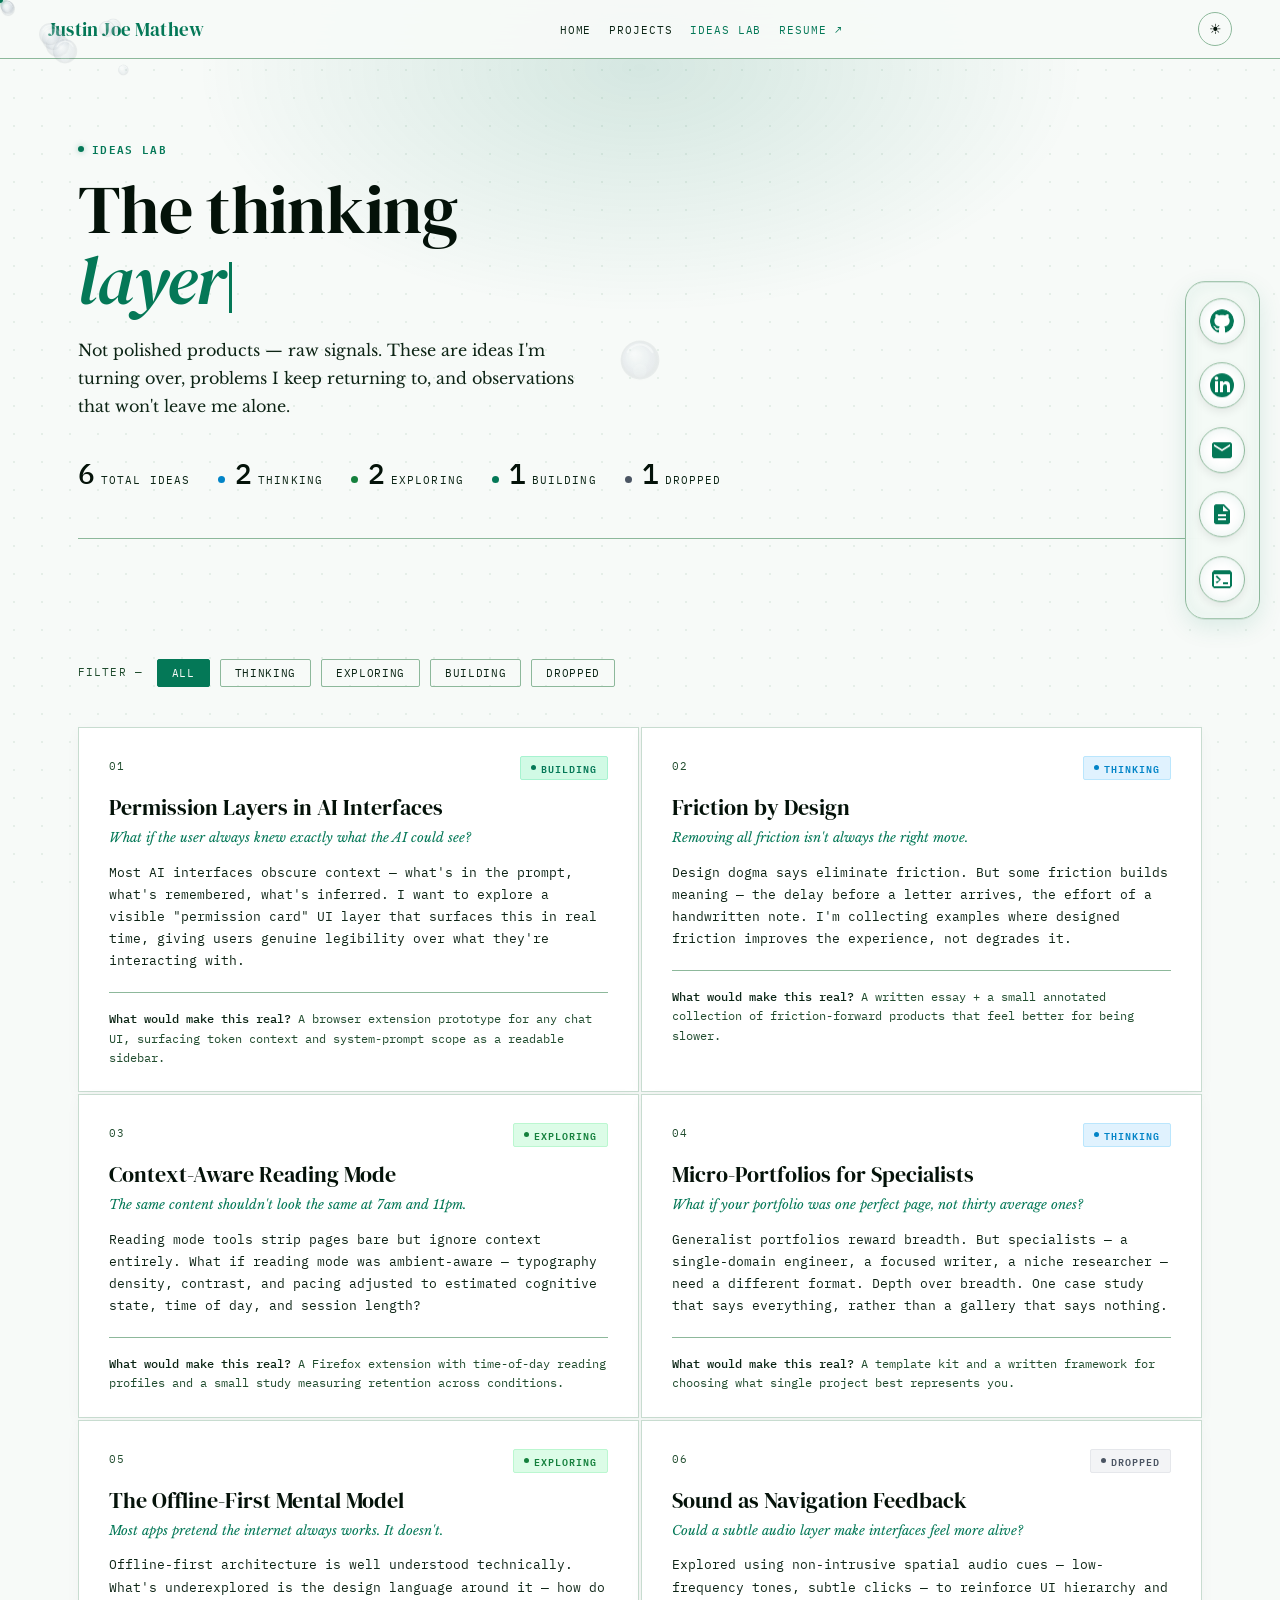
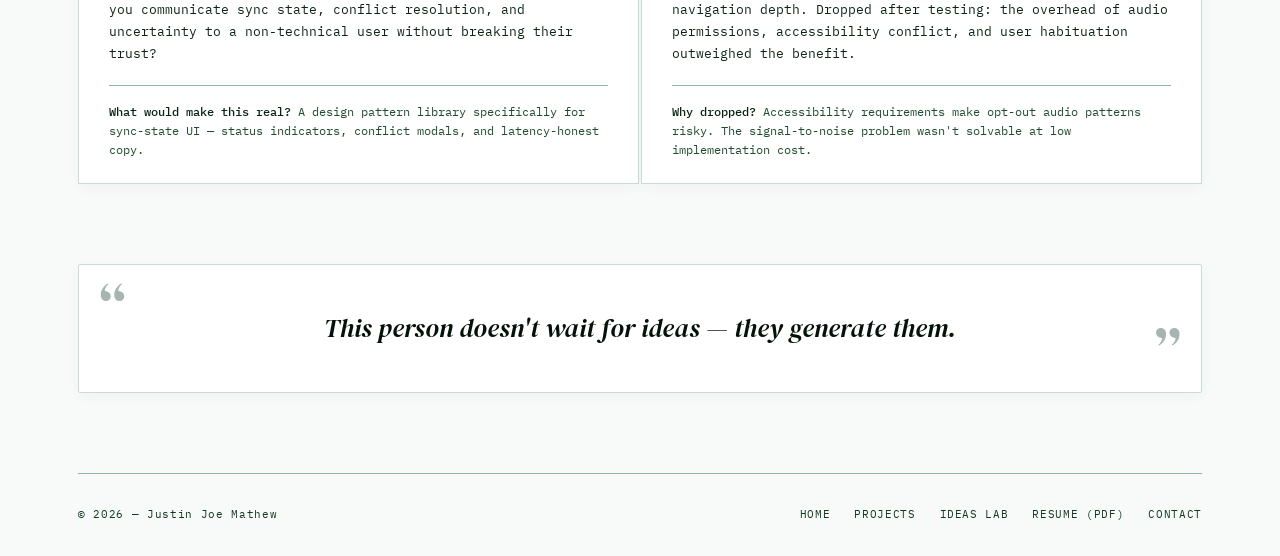
<file: ideas-lab.html>
<!DOCTYPE html>
<html lang="en">
<head>
  <meta charset="UTF-8" />
  <meta name="viewport" content="width=device-width, initial-scale=1.0" />
  <title>Ideas Lab — Justin Mathew</title>
  <link rel="icon" type="image/svg+xml" href="favicon.svg">
  <link rel="icon" type="image/png" sizes="32x32" href="favicon-32x32.png">
  <link rel="icon" type="image/png" sizes="16x16" href="favicon-16x16.png">
  <link rel="apple-touch-icon" sizes="180x180" href="apple-touch-icon.png">
  <link rel="manifest" href="site.webmanifest">
  <link rel="preconnect" href="https://fonts.googleapis.com" />
  <link rel="preconnect" href="https://fonts.gstatic.com" crossorigin />
  <link href="https://fonts.googleapis.com/css2?family=DM+Serif+Display:ital@0;1&family=Libre+Baskerville:ital,wght@0,400;0,700;1,400&family=IBM+Plex+Mono:wght@300;400;500&display=swap" rel="stylesheet" />
  <link rel="stylesheet" href="styles.css?v=20261010b" />
  <link rel="stylesheet" href="ideas-lab.css" />
  <script>
    (function () {
      var saved = localStorage.getItem('theme');
      var prefersLight = window.matchMedia && window.matchMedia('(prefers-color-scheme: light)').matches;
      if (saved === 'light' || (!saved && prefersLight)) {
        document.documentElement.classList.add('light');
      }
    })();
  </script>
</head>
<body>

<!-- NAV -->
<nav class="site-nav">
  <div class="nav-inner">
    <a class="nav-logo" href="index.html">Justin Joe Mathew</a>
    <ul class="nav-links" id="nav-links">
      <li><a href="index.html">Home</a></li>
      <li><a href="projects.html">Projects</a></li>
      <li><a href="ideas-lab.html" class="active">Ideas Lab</a></li>
      <li><a href="Justin_Mathew_Resume.pdf" target="_blank" style="color:var(--nature);">Resume ↗</a></li>
    </ul>
    <div style="display:flex;align-items:center;gap:10px;">
      <button id="theme-btn" onclick="toggleTheme()" title="Toggle theme">☾</button>
      <button class="nav-hamburger" onclick="toggleMobileNav()" aria-label="Toggle navigation">☰</button>
    </div>
  </div>
</nav>

<div class="wrap">

  <!-- HEADER -->
  <header>
    <div class="header-label anim anim-1">Ideas Lab</div>
    <h1 class="anim anim-2">The thinking<br><em>layer</em><span class="cursor"></span></h1>
    <p class="header-desc anim anim-3">
      Not polished products — raw signals. These are ideas I'm turning over, problems I keep returning to, and observations that won't leave me alone.
    </p>

    <div class="counter-bar anim anim-4">
      <div class="counter-item">
        <span class="counter-num" id="cnt-all">6</span>
        <span class="counter-label">Total ideas</span>
      </div>
      <div class="counter-item">
        <span class="counter-dot" style="background:var(--thinking)"></span>
        <span class="counter-num" id="cnt-thinking">2</span>
        <span class="counter-label">Thinking</span>
      </div>
      <div class="counter-item">
        <span class="counter-dot" style="background:var(--exploring)"></span>
        <span class="counter-num" id="cnt-exploring">2</span>
        <span class="counter-label">Exploring</span>
      </div>
      <div class="counter-item">
        <span class="counter-dot" style="background:var(--building)"></span>
        <span class="counter-num" id="cnt-building">1</span>
        <span class="counter-label">Building</span>
      </div>
      <div class="counter-item">
        <span class="counter-dot" style="background:var(--dropped)"></span>
        <span class="counter-num" id="cnt-dropped">1</span>
        <span class="counter-label">Dropped</span>
      </div>
    </div>
  </header>

  <!-- FILTERS -->
  <div class="filter-row anim anim-5">
    <span class="filter-label">Filter —</span>
    <button class="filter-btn active" data-filter="all">All</button>
    <button class="filter-btn" data-filter="thinking">Thinking</button>
    <button class="filter-btn" data-filter="exploring">Exploring</button>
    <button class="filter-btn" data-filter="building">Building</button>
    <button class="filter-btn" data-filter="dropped">Dropped</button>
  </div>

  <!-- IDEAS GRID -->
  <div class="ideas-grid" id="ideas-grid">

    <div class="idea-card anim anim-5" data-status="building">
      <div class="card-top">
        <span class="idea-num">01</span>
        <span class="status-tag status-building">Building</span>
      </div>
      <h2 class="idea-title">Permission Layers in AI Interfaces</h2>
      <p class="idea-hook">What if the user always knew exactly what the AI could see?</p>
      <p class="idea-body">
        Most AI interfaces obscure context — what's in the prompt, what's remembered, what's inferred. I want to explore a visible "permission card" UI layer that surfaces this in real time, giving users genuine legibility over what they're interacting with.
      </p>
      <hr class="idea-divider" />
      <p class="real-line"><strong>What would make this real?</strong> A browser extension prototype for any chat UI, surfacing token context and system-prompt scope as a readable sidebar.</p>
    </div>

    <div class="idea-card anim anim-6" data-status="thinking">
      <div class="card-top">
        <span class="idea-num">02</span>
        <span class="status-tag status-thinking">Thinking</span>
      </div>
      <h2 class="idea-title">Friction by Design</h2>
      <p class="idea-hook">Removing all friction isn't always the right move.</p>
      <p class="idea-body">
        Design dogma says eliminate friction. But some friction builds meaning — the delay before a letter arrives, the effort of a handwritten note. I'm collecting examples where designed friction improves the experience, not degrades it.
      </p>
      <hr class="idea-divider" />
      <p class="real-line"><strong>What would make this real?</strong> A written essay + a small annotated collection of friction-forward products that feel better for being slower.</p>
    </div>

    <div class="idea-card anim anim-6" data-status="exploring">
      <div class="card-top">
        <span class="idea-num">03</span>
        <span class="status-tag status-exploring">Exploring</span>
      </div>
      <h2 class="idea-title">Context-Aware Reading Mode</h2>
      <p class="idea-hook">The same content shouldn't look the same at 7am and 11pm.</p>
      <p class="idea-body">
        Reading mode tools strip pages bare but ignore context entirely. What if reading mode was ambient-aware — typography density, contrast, and pacing adjusted to estimated cognitive state, time of day, and session length?
      </p>
      <hr class="idea-divider" />
      <p class="real-line"><strong>What would make this real?</strong> A Firefox extension with time-of-day reading profiles and a small study measuring retention across conditions.</p>
    </div>

    <div class="idea-card anim anim-7" data-status="thinking">
      <div class="card-top">
        <span class="idea-num">04</span>
        <span class="status-tag status-thinking">Thinking</span>
      </div>
      <h2 class="idea-title">Micro-Portfolios for Specialists</h2>
      <p class="idea-hook">What if your portfolio was one perfect page, not thirty average ones?</p>
      <p class="idea-body">
        Generalist portfolios reward breadth. But specialists — a single-domain engineer, a focused writer, a niche researcher — need a different format. Depth over breadth. One case study that says everything, rather than a gallery that says nothing.
      </p>
      <hr class="idea-divider" />
      <p class="real-line"><strong>What would make this real?</strong> A template kit and a written framework for choosing what single project best represents you.</p>
    </div>

    <div class="idea-card anim anim-7" data-status="exploring">
      <div class="card-top">
        <span class="idea-num">05</span>
        <span class="status-tag status-exploring">Exploring</span>
      </div>
      <h2 class="idea-title">The Offline-First Mental Model</h2>
      <p class="idea-hook">Most apps pretend the internet always works. It doesn't.</p>
      <p class="idea-body">
        Offline-first architecture is well understood technically. What's underexplored is the design language around it — how do you communicate sync state, conflict resolution, and uncertainty to a non-technical user without breaking their trust?
      </p>
      <hr class="idea-divider" />
      <p class="real-line"><strong>What would make this real?</strong> A design pattern library specifically for sync-state UI — status indicators, conflict modals, and latency-honest copy.</p>
    </div>

    <div class="idea-card anim anim-8" data-status="dropped">
      <div class="card-top">
        <span class="idea-num">06</span>
        <span class="status-tag status-dropped">Dropped</span>
      </div>
      <h2 class="idea-title">Sound as Navigation Feedback</h2>
      <p class="idea-hook">Could a subtle audio layer make interfaces feel more alive?</p>
      <p class="idea-body">
        Explored using non-intrusive spatial audio cues — low-frequency tones, subtle clicks — to reinforce UI hierarchy and navigation depth. Dropped after testing: the overhead of audio permissions, accessibility conflict, and user habituation outweighed the benefit.
      </p>
      <hr class="idea-divider" />
      <p class="real-line"><strong>Why dropped?</strong> Accessibility requirements make opt-out audio patterns risky. The signal-to-noise problem wasn't solvable at low implementation cost.</p>
    </div>

  </div>

  <!-- PRINCIPLE -->
  <div class="principle anim anim-8">
    <p>This person doesn't wait for ideas — they generate them.</p>
  </div>

  <!-- FOOTER -->
  <footer class="page-footer">
    <span>© 2026 — Justin Joe Mathew</span>
    <div class="footer-nav">
      <a href="index.html">Home</a>
      <a href="projects.html">Projects</a>
      <a href="ideas-lab.html">Ideas Lab</a>
      <a href="Justin_Mathew_Resume.pdf" target="_blank">Resume (PDF)</a>
      <a href="index.html#contact">Contact</a>
    </div>
  </footer>

</div>

<script>
  // Filter
  const btns  = document.querySelectorAll('.filter-btn');
  const cards = document.querySelectorAll('.idea-card');
  btns.forEach(btn => {
    btn.addEventListener('click', () => {
      btns.forEach(b => b.classList.remove('active'));
      btn.classList.add('active');
      const filter = btn.dataset.filter;
      cards.forEach(card => {
        card.classList.toggle('hidden', filter !== 'all' && card.dataset.status !== filter);
      });
    });
  });

  // Scroll reveal for cards
  const observer = new IntersectionObserver((entries) => {
    entries.forEach(e => {
      if (e.isIntersecting) {
        e.target.style.opacity = '1';
        e.target.style.transform = 'translateY(0)';
        observer.unobserve(e.target);
      }
    });
  }, { threshold: 0.1 });

  document.querySelectorAll('.idea-card').forEach((card, i) => {
    card.style.opacity = '0';
    card.style.transform = 'translateY(18px)';
    card.style.transition = `opacity 0.45s ease ${i * 0.07}s, transform 0.45s ease ${i * 0.07}s, border-color 0.25s`;
    observer.observe(card);
  });

  // Theme management: defaults to browser settings if not explicitly toggled
  function getPreferredTheme() {
    const saved = localStorage.getItem('theme');
    if (saved) return saved;
    return (window.matchMedia && window.matchMedia('(prefers-color-scheme: light)').matches) ? 'light' : 'dark';
  }

  function applyTheme(theme) {
    const isLight = theme === 'light';
    document.body.classList.toggle('light', isLight);
    document.documentElement.classList.toggle('light', isLight);
    const b = document.getElementById('theme-btn');
    if (b) b.textContent = isLight ? '☀' : '☾';
  }

  function toggleTheme() {
    const isLight = !document.body.classList.contains('light');
    const newTheme = isLight ? 'light' : 'dark';
    localStorage.setItem('theme', newTheme);
    applyTheme(newTheme);
  }
  function toggleMobileNav() {
    const links = document.getElementById('nav-links');
    if (links) links.classList.toggle('open');
  }
  (function () {
    const theme = getPreferredTheme();
    applyTheme(theme);
    if (window.matchMedia) {
      window.matchMedia('(prefers-color-scheme: light)').addEventListener('change', (e) => {
        if (!localStorage.getItem('theme')) {
          applyTheme(e.matches ? 'light' : 'dark');
        }
      });
    }
  })();
</script>
<!-- 2. FLOATING ISOMETRIC SOCIAL & QUICK LINKS DOCK (From Uiverse.io by MijailVillegas) -->
<aside class="floating-iso-dock" aria-label="Quick Connect Dock">
  <div class="card iso-card">
    <ul>
      <li class="iso-pro">
        <span></span><span></span><span></span>
        <a href="https://github.com/jvstin47" target="_blank" rel="noopener noreferrer" aria-label="GitHub Profile">
          <svg class="svg" viewBox="0 0 24 24" fill="currentColor">
            <path d="M12 0C5.37 0 0 5.37 0 12c0 5.31 3.435 9.795 8.205 11.385.6.105.825-.255.825-.57 0-.285-.015-1.23-.015-2.235-3.015.555-3.795-.735-4.035-1.41-.135-.345-.72-1.41-1.23-1.695-.42-.225-1.02-.78-.015-.795.945-.015 1.62.87 1.845 1.23 1.08 1.815 2.805 1.305 3.495.99.105-.78.42-1.305.765-1.605-2.67-.3-5.46-1.335-5.46-5.925 0-1.305.465-2.385 1.23-3.225-.12-.3-.54-1.53.12-3.18 0 0 1.005-.315 3.3 1.23.96-.27 1.98-.405 3-.405s2.04.135 3 .405c2.295-1.56 3.3-1.23 3.3-1.23.66 1.65.24 2.88.12 3.18.765.84 1.23 1.905 1.23 3.225 0 4.605-2.805 5.625-5.475 5.925.435.375.81 1.095.81 2.22 0 1.605-.015 2.895-.015 3.3 0 .315.225.69.825.57A12.02 12.02 0 0024 12c0-6.63-5.37-12-12-12z"/>
          </svg>
        </a>
        <div class="text">GitHub ↗</div>
      </li>
      <li class="iso-pro">
        <span></span><span></span><span></span>
        <a href="https://www.linkedin.com/in/jvstin47/" target="_blank" rel="noopener noreferrer" aria-label="LinkedIn Profile">
          <svg class="svg" viewBox="0 0 24 24" fill="currentColor">
            <path d="M19 0h-14c-2.761 0-5 2.239-5 5v14c0 2.761 2.239 5 5 5h14c2.762 0 5-2.239 5-5v-14c0-2.761-2.238-5-5-5zm-11 19h-3v-11h3v11zm-1.5-12.268c-.966 0-1.75-.79-1.75-1.764s.784-1.764 1.75-1.764 1.75.79 1.75 1.764-.783 1.764-1.75 1.764zm13.5 12.268h-3v-5.604c0-3.368-4-3.113-4 0v5.604h-3v-11h3v1.765c1.396-2.586 7-2.777 7 2.476v6.759z"/>
          </svg>
        </a>
        <div class="text">LinkedIn ↗</div>
      </li>
      <li class="iso-pro">
        <span></span><span></span><span></span>
        <a href="mailto:jvstin47@gmail.com" aria-label="Send Email">
          <svg class="svg" viewBox="0 0 24 24" fill="currentColor">
            <path d="M20 4H4c-1.1 0-1.99.9-1.99 2L2 18c0 1.1.9 2 2 2h16c1.1 0 2-.9 2-2V6c0-1.1-.9-2-2-2zm0 4l-8 5-8-5V6l8 5 8-5v2z"/>
          </svg>
        </a>
        <div class="text">Email Justin</div>
      </li>
      <li class="iso-pro">
        <span></span><span></span><span></span>
        <a href="Justin_Mathew_Resume.pdf" target="_blank" rel="noopener noreferrer" aria-label="View Resume PDF">
          <svg class="svg" viewBox="0 0 24 24" fill="currentColor">
            <path d="M14 2H6c-1.1 0-1.99.9-1.99 2L4 20c0 1.1.89 2 1.99 2H18c1.1 0 2-.9 2-2V8l-6-6zm2 16H8v-2h8v2zm0-4H8v-2h8v2zm-3-5V3.5L18.5 9H13z"/>
          </svg>
        </a>
        <div class="text">Resume (PDF) ↗</div>
      </li>
      <li class="iso-pro">
        <span></span><span></span><span></span>
        <a href="#terminal" onclick="toggleTechTerminal(); return false;" aria-label="Open Interactive Terminal">
          <svg class="svg" viewBox="0 0 24 24" fill="currentColor">
            <path d="M20 19V7H4v12h16m0-16a2 2 0 0 1 2 2v14a2 2 0 0 1-2 2H4a2 2 0 0 1-2-2V5a2 2 0 0 1 2-2h16m-7 14v-2h5v2h-5m-3.42-4L5.57 9.58l1.41-1.42 4.01 4-4.01 4-1.41-1.41z"/>
          </svg>
        </a>
        <div class="text">Terminal [~]</div>
      </li>
    </ul>
  </div>
</aside>

<!-- LIQUID MERCURY QUICKSILVER FLUID CANVAS (Full Page Light Mode Following) -->
<canvas id="hero-mercury-canvas" class="hero-mercury-canvas"></canvas>

<script src="interactive-trends.js?v=20261010b"></script>
</body>
</html>
</file>
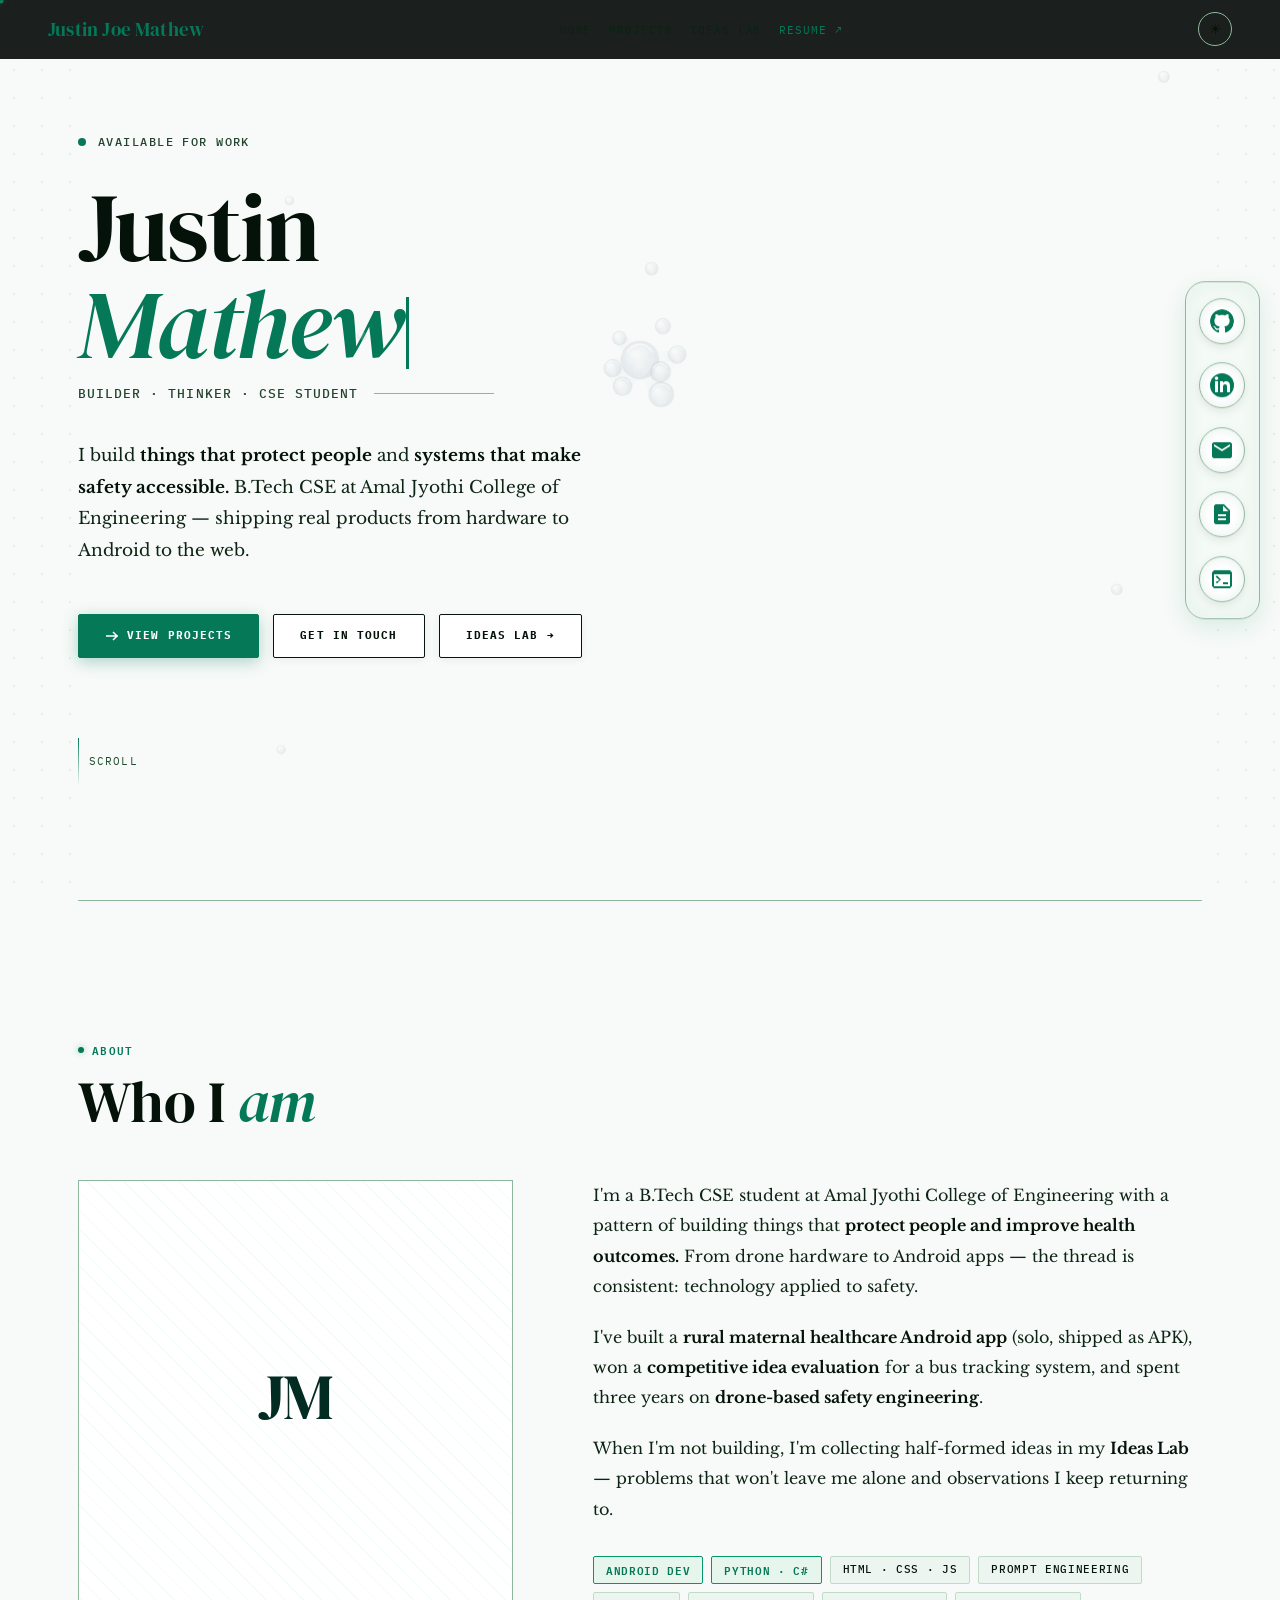
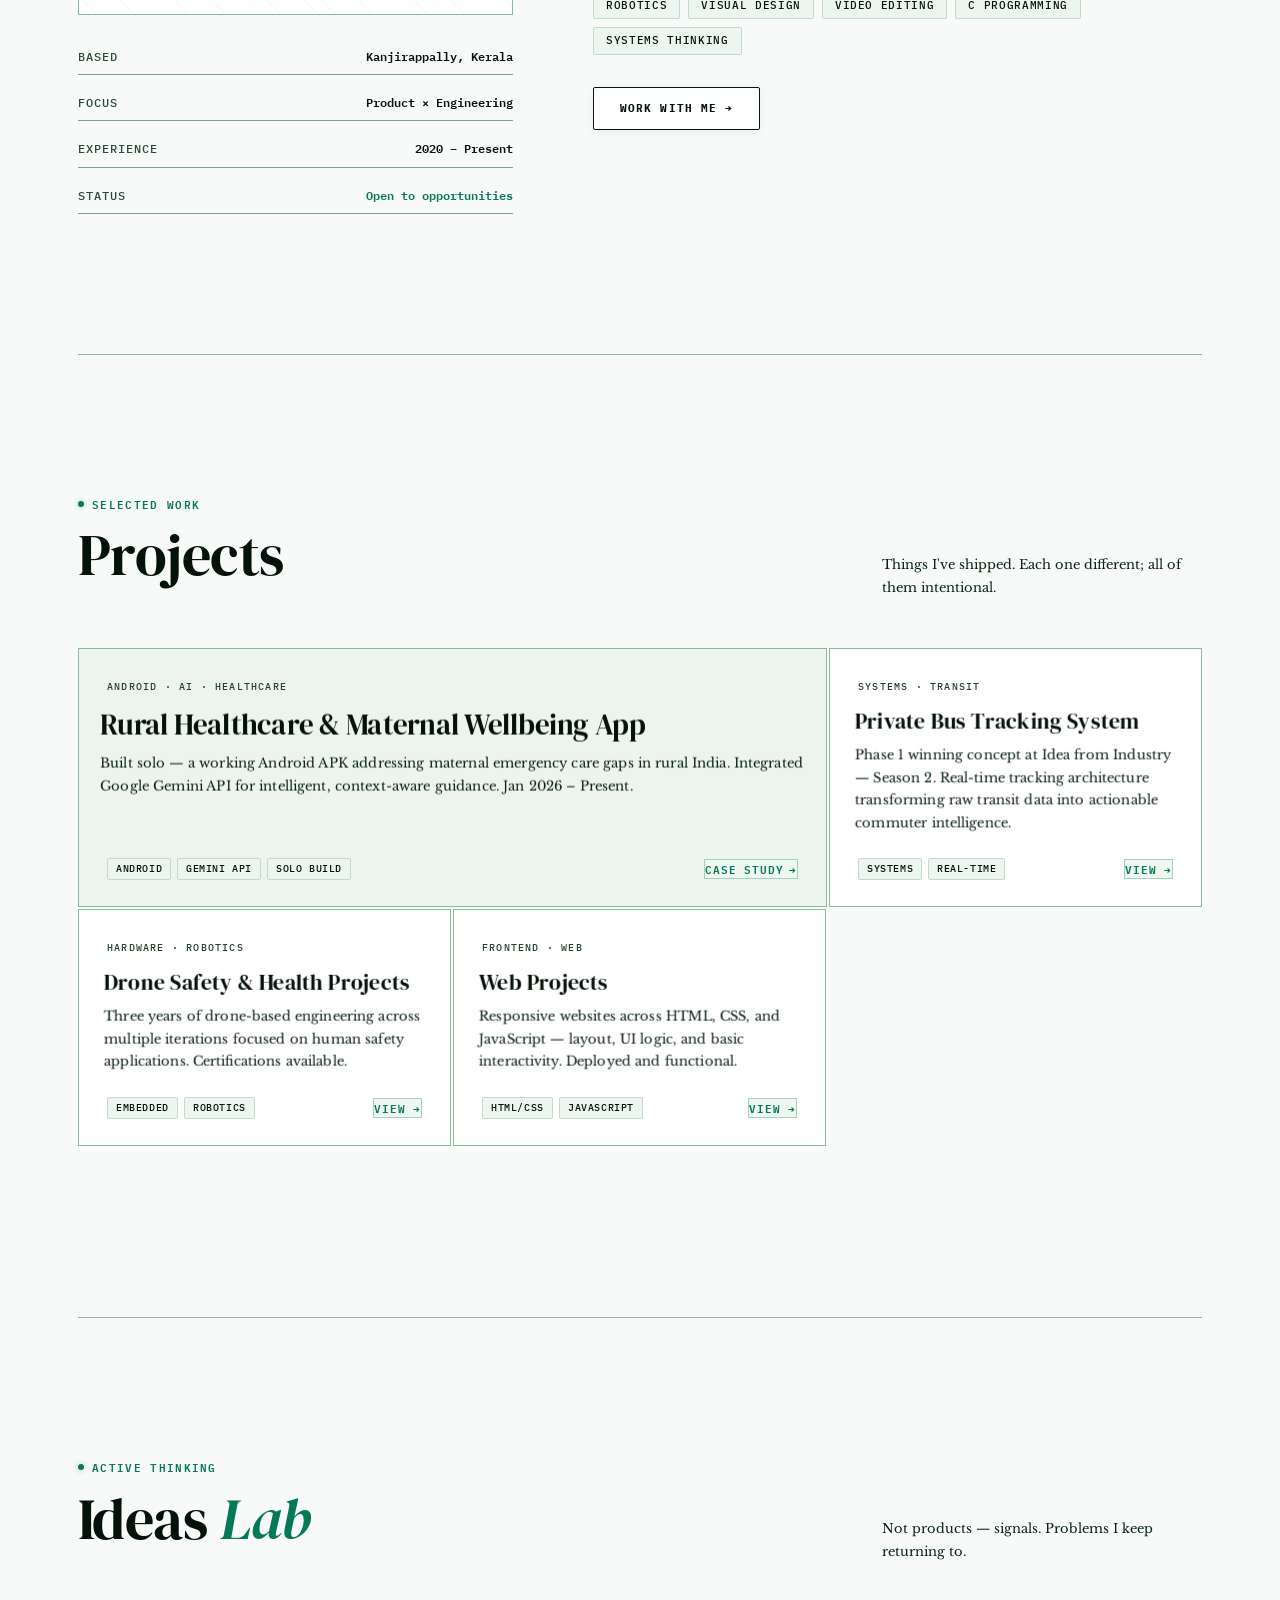
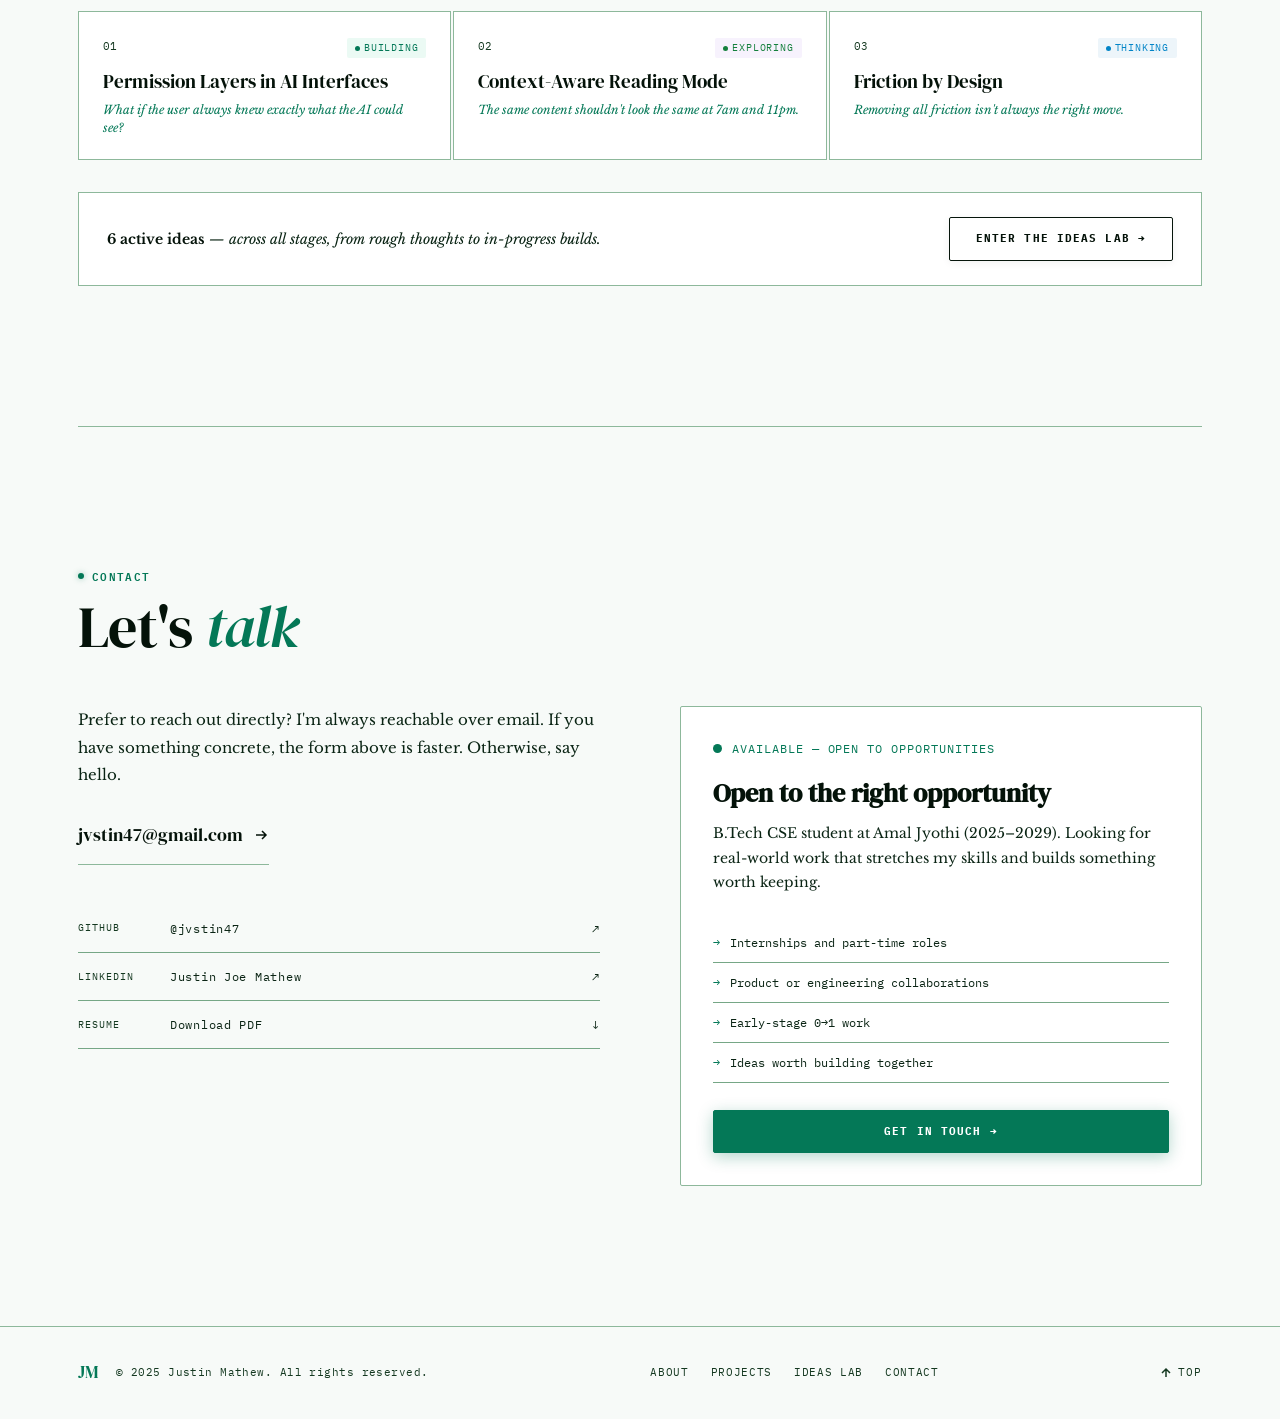
<file: portfolio.html>
<!DOCTYPE html>
<html lang="en">
<head>
  <meta charset="UTF-8" />
  <meta name="viewport" content="width=device-width, initial-scale=1.0" />
  <title>Portfolio — Justin Mathew</title>
  <link rel="icon" type="image/svg+xml" href="favicon.svg">
  <link rel="icon" type="image/png" sizes="32x32" href="favicon-32x32.png">
  <link rel="icon" type="image/png" sizes="16x16" href="favicon-16x16.png">
  <link rel="apple-touch-icon" sizes="180x180" href="apple-touch-icon.png">
  <link rel="manifest" href="site.webmanifest">
  <link rel="preconnect" href="https://fonts.googleapis.com" />
  <link rel="preconnect" href="https://fonts.gstatic.com" crossorigin />
  <link href="https://fonts.googleapis.com/css2?family=DM+Serif+Display:ital@0;1&family=Libre+Baskerville:ital,wght@0,400;0,700;1,400&family=IBM+Plex+Mono:wght@300;400;500&display=swap" rel="stylesheet" />
  <link rel="stylesheet" href="styles.css?v=20261010b" />
  <link rel="stylesheet" href="portfolio.css" />
  <script>
    (function () {
      var saved = localStorage.getItem('theme');
      var prefersLight = window.matchMedia && window.matchMedia('(prefers-color-scheme: light)').matches;
      if (saved === 'light' || (!saved && prefersLight)) {
        document.documentElement.classList.add('light');
      }
    })();
  </script>
</head>
<body>

<!-- NAV -->
<nav id="main-nav">
  <div class="nav-inner">
    <a class="nav-logo" href="index.html">Justin Joe Mathew</a>
    <ul class="nav-links">
      <li><a href="index.html">Home</a></li>
      <li><a href="projects.html">Projects</a></li>
      <li><a href="ideas-lab.html">Ideas Lab</a></li>
      <li><a href="Justin_Mathew_Resume.pdf" target="_blank" style="color:var(--nature);">Resume ↗</a></li>
    </ul>
    <div class="nav-burger" id="burger" aria-label="Menu">
      <span></span><span></span><span></span>
    </div>
    <button id="theme-btn" onclick="toggleTheme()" title="Toggle theme">☾</button>
  </div>
</nav>

<!-- Mobile nav drawer -->
<div id="mobile-nav">
  <a href="#about"    onclick="closeMobileNav()" style="font-family:var(--font-display);font-size:32px;color:var(--text);">About</a>
  <a href="#projects" onclick="closeMobileNav()" style="font-family:var(--font-display);font-size:32px;color:var(--text);">Projects</a>
  <a href="#ideas"    onclick="closeMobileNav()" style="font-family:var(--font-display);font-size:32px;color:var(--text);">Ideas Lab</a>
  <a href="#contact"  onclick="closeMobileNav()" style="font-family:var(--font-display);font-size:32px;color:var(--nature);">Contact</a>
</div>

<div class="wrap">

  <!-- HERO -->
  <section id="hero">
    <div class="hero-glow"></div>
    <div class="hero-inner">
      <div class="hero-eyebrow hero-anim ha1">
        <span class="hero-dot"></span>
        <span class="hero-eyebrow-text">Available for work</span>
      </div>

      <h1 class="hero-name hero-anim ha2">
        Justin<br><span class="line-2">Mathew<span class="cursor"></span></span>
      </h1>

      <p class="hero-role hero-anim ha3">Builder · Thinker · CSE Student</p>

      <p class="hero-desc hero-anim ha4">
        I build <strong>things that protect people</strong> and <strong>systems that make safety accessible.</strong>
        B.Tech CSE at Amal Jyothi College of Engineering —
        shipping real products from hardware to Android to the web.
      </p>

      <div class="hero-actions hero-anim ha5">
        <a class="btn btn-primary" href="#projects">
          <svg viewBox="0 0 14 14" fill="none" stroke="currentColor" stroke-width="1.5"><path d="M1 7h12M8 3l4 4-4 4"/></svg>
          View Projects
        </a>
        <a class="btn btn-ghost" href="#contact">Get in Touch</a>
        <a class="btn btn-ghost" href="ideas-lab.html">Ideas Lab →</a>
      </div>

      <div class="scroll-indicator hero-anim ha5">
        <div class="scroll-line"></div>
        <span>Scroll</span>
      </div>
    </div>
  </section>

  <!-- ABOUT -->
  <section id="about">
    <div class="section-label reveal">About</div>
    <h2 class="section-title reveal reveal-d1">Who I <em>am</em></h2>

    <div class="about-grid">
      <div class="about-left reveal reveal-d2">
        <div class="about-avatar">
          <div class="avatar-initials">JM</div>
        </div>
        <div class="about-meta">
          <div class="meta-row"><span class="meta-key">Based</span><span class="meta-val">Kanjirappally, Kerala</span></div>
          <div class="meta-row"><span class="meta-key">Focus</span><span class="meta-val">Product × Engineering</span></div>
          <div class="meta-row"><span class="meta-key">Experience</span><span class="meta-val">2020 – Present</span></div>
          <div class="meta-row"><span class="meta-key">Status</span><span class="meta-val" style="color:var(--building)">Open to opportunities</span></div>
        </div>
      </div>

      <div class="about-right reveal reveal-d3">
        <div class="about-body">
          <p>
            I'm a B.Tech CSE student at Amal Jyothi College of Engineering with a pattern of building things that <strong>protect people and improve health outcomes.</strong>
            From drone hardware to Android apps — the thread is consistent: technology applied to safety.
          </p>
          <p>
            I've built a <strong>rural maternal healthcare Android app</strong> (solo, shipped as APK), won a <strong>competitive idea evaluation</strong> for a bus tracking system, and spent three years on <strong>drone-based safety engineering</strong>.
          </p>
          <p>
            When I'm not building, I'm collecting half-formed ideas in my <strong>Ideas Lab</strong> — problems that won't leave me alone and observations I keep returning to.
          </p>
        </div>

        <div class="skills-list">
          <span class="skill-tag amber">Android Dev</span>
          <span class="skill-tag amber">Python · C#</span>
          <span class="skill-tag">HTML · CSS · JS</span>
          <span class="skill-tag">Prompt Engineering</span>
          <span class="skill-tag">Robotics</span>
          <span class="skill-tag">Visual Design</span>
          <span class="skill-tag">Video Editing</span>
          <span class="skill-tag">C Programming</span>
          <span class="skill-tag">Systems Thinking</span>
        </div>

        <a class="btn btn-ghost" href="#contact">Work With Me →</a>
      </div>
    </div>
  </section>

  <!-- PROJECTS -->
  <section id="projects">
    <div class="projects-header">
      <div>
        <div class="section-label reveal">Selected Work</div>
        <h2 class="section-title reveal reveal-d1">Projects</h2>
      </div>
      <p class="section-subtitle reveal reveal-d2" style="max-width:320px;font-size:13px;">
        Things I've shipped. Each one different; all of them intentional.
      </p>
    </div>

    <div class="projects-grid">
      <div class="project-card featured reveal reveal-d2">
        <p class="project-type">Android · AI · Healthcare</p>
        <h3 class="project-title">Rural Healthcare & Maternal Wellbeing App</h3>
        <p class="project-desc">
          Built solo — a working Android APK addressing maternal emergency care gaps in rural India.
          Integrated Google Gemini API for intelligent, context-aware guidance. Jan 2026 – Present.
        </p>
        <div class="project-footer">
          <div class="project-tags">
            <span class="ptag">Android</span>
            <span class="ptag">Gemini API</span>
            <span class="ptag">Solo Build</span>
          </div>
          <a href="projects.html#p1" class="project-link">Case study <span>→</span></a>
        </div>
      </div>

      <div class="project-card reveal reveal-d3">
        <p class="project-type">Systems · Transit</p>
        <h3 class="project-title">Private Bus Tracking System</h3>
        <p class="project-desc">
          Phase 1 winning concept at Idea from Industry — Season 2. Real-time tracking architecture transforming raw transit data into actionable commuter intelligence.
        </p>
        <div class="project-footer">
          <div class="project-tags"><span class="ptag">Systems</span><span class="ptag">Real-Time</span></div>
          <a href="projects.html#p2" class="project-link">View →</a>
        </div>
      </div>

      <div class="project-card reveal reveal-d3">
        <p class="project-type">Hardware · Robotics</p>
        <h3 class="project-title">Drone Safety & Health Projects</h3>
        <p class="project-desc">
          Three years of drone-based engineering across multiple iterations focused on human safety applications. Certifications available.
        </p>
        <div class="project-footer">
          <div class="project-tags"><span class="ptag">Embedded</span><span class="ptag">Robotics</span></div>
          <a href="projects.html#p3" class="project-link">View →</a>
        </div>
      </div>

      <div class="project-card reveal reveal-d4">
        <p class="project-type">Frontend · Web</p>
        <h3 class="project-title">Web Projects</h3>
        <p class="project-desc">
          Responsive websites across HTML, CSS, and JavaScript — layout, UI logic, and basic interactivity. Deployed and functional.
        </p>
        <div class="project-footer">
          <div class="project-tags"><span class="ptag">HTML/CSS</span><span class="ptag">JavaScript</span></div>
          <a href="projects.html#p4" class="project-link">View →</a>
        </div>
      </div>
    </div>
  </section>

  <!-- IDEAS LAB TEASER -->
  <section id="ideas">
    <div class="ideas-header">
      <div>
        <div class="section-label reveal">Active Thinking</div>
        <h2 class="section-title reveal reveal-d1">Ideas <em>Lab</em></h2>
      </div>
      <p class="section-subtitle reveal reveal-d2" style="max-width:320px;font-size:13px;">
        Not products — signals. Problems I keep returning to.
      </p>
    </div>

    <div class="ideas-teaser-grid">
      <div class="idea-teaser reveal reveal-d2" data-status="building">
        <div class="teaser-top">
          <span style="font-size:11px;color:var(--faint)">01</span>
          <span class="status-pill sp-building">Building</span>
        </div>
        <h3 class="idea-teaser-title">Permission Layers in AI Interfaces</h3>
        <p class="idea-teaser-hook">What if the user always knew exactly what the AI could see?</p>
      </div>

      <div class="idea-teaser reveal reveal-d3" data-status="exploring">
        <div class="teaser-top">
          <span style="font-size:11px;color:var(--faint)">02</span>
          <span class="status-pill sp-exploring">Exploring</span>
        </div>
        <h3 class="idea-teaser-title">Context-Aware Reading Mode</h3>
        <p class="idea-teaser-hook">The same content shouldn't look the same at 7am and 11pm.</p>
      </div>

      <div class="idea-teaser reveal reveal-d4" data-status="thinking">
        <div class="teaser-top">
          <span style="font-size:11px;color:var(--faint)">03</span>
          <span class="status-pill sp-thinking">Thinking</span>
        </div>
        <h3 class="idea-teaser-title">Friction by Design</h3>
        <p class="idea-teaser-hook">Removing all friction isn't always the right move.</p>
      </div>
    </div>

    <div class="ideas-cta-bar reveal reveal-d5">
      <p class="ideas-cta-text">
        <strong>6 active ideas</strong> — across all stages, from rough thoughts to in-progress builds.
      </p>
      <a class="btn btn-ghost" href="ideas-lab.html">Enter the Ideas Lab →</a>
    </div>
  </section>

  <!-- CONTACT -->
  <section id="contact">
    <div class="section-label reveal">Contact</div>
    <h2 class="section-title reveal reveal-d1">Let's <em>talk</em></h2>

    <div class="contact-grid">
      <div class="contact-left reveal reveal-d2">
        <p class="contact-body">
          Prefer to reach out directly? I'm always reachable over email.
          If you have something concrete, the form above is faster. Otherwise, say hello.
        </p>

        <a href="mailto:jvstin47@gmail.com" class="contact-email">
          jvstin47@gmail.com
          <svg width="16" height="16" viewBox="0 0 16 16" fill="none" stroke="currentColor" stroke-width="1.5"><path d="M3 8h10M9 4l4 4-4 4"/></svg>
        </a>

        <div class="social-links">
          <a href="https://github.com/jvstin47" target="_blank" class="social-link">
            <div class="social-left"><span class="social-platform">GitHub</span><span>@jvstin47</span></div>
            <span class="social-arrow">↗</span>
          </a>
          <a href="https://www.linkedin.com/in/jvstin47/" target="_blank" class="social-link">
            <div class="social-left"><span class="social-platform">LinkedIn</span><span>Justin Joe Mathew</span></div>
            <span class="social-arrow">↗</span>
          </a>
          <a href="Justin_Mathew_Resume.pdf" target="_blank" class="social-link">
            <div class="social-left"><span class="social-platform">Resume</span><span>Download PDF</span></div>
            <span class="social-arrow">↓</span>
          </a>
        </div>
      </div>

      <div class="contact-right reveal reveal-d3">
        <div class="availability-card">
          <div class="avail-status">
            <div class="avail-dot"></div>
            <span class="avail-label">Available — Open to Opportunities</span>
          </div>
          <h3 class="avail-title">Open to the right opportunity</h3>
          <p class="avail-body">
            B.Tech CSE student at Amal Jyothi (2025–2029). Looking for real-world work that stretches my skills and builds something worth keeping.
          </p>
          <div class="avail-items">
            <div class="avail-item">Internships and part-time roles</div>
            <div class="avail-item">Product or engineering collaborations</div>
            <div class="avail-item">Early-stage 0→1 work</div>
            <div class="avail-item">Ideas worth building together</div>
          </div>
          <br />
          <a class="btn btn-primary" href="mailto:jvstin47@gmail.com" style="width:100%;justify-content:center;margin-top:4px;">
            Get in Touch →
          </a>
        </div>
      </div>
    </div>
  </section>

</div><!-- /.wrap -->

<!-- SITE FOOTER -->
<footer class="site-footer">
  <div class="footer-inner">
    <div class="footer-left">
      <span class="footer-logo">JM</span>
      <span class="footer-copy">© 2025 Justin Mathew. All rights reserved.</span>
    </div>
    <nav class="footer-nav">
      <a href="#about">About</a>
      <a href="#projects">Projects</a>
      <a href="ideas-lab.html">Ideas Lab</a>
      <a href="#contact">Contact</a>
    </nav>
    <a class="back-top" href="#hero">
      <svg width="12" height="12" viewBox="0 0 12 12" fill="none" stroke="currentColor" stroke-width="1.5"><path d="M6 10V2M2 6l4-4 4 4"/></svg>
      Top
    </a>
  </div>
</footer>

<script>
  // Scroll reveal
  const revObs = new IntersectionObserver((entries) => {
    entries.forEach(e => { if (e.isIntersecting) { e.target.classList.add('visible'); revObs.unobserve(e.target); } });
  }, { threshold: 0.1, rootMargin: '0px 0px -40px 0px' });
  document.querySelectorAll('.reveal').forEach(el => revObs.observe(el));

  // Mobile nav
  const burger = document.getElementById('burger');
  const mobileNav = document.getElementById('mobile-nav');
  let mobileOpen = false;
  burger.addEventListener('click', () => {
    mobileOpen = !mobileOpen;
    mobileNav.style.display = mobileOpen ? 'flex' : 'none';
  });
  function closeMobileNav() { mobileOpen = false; mobileNav.style.display = 'none'; }

  // Nav border on scroll
  const mainNav = document.getElementById('main-nav');
  window.addEventListener('scroll', () => {
    mainNav.style.borderBottomColor = window.scrollY > 40 ? 'var(--border)' : 'transparent';
  }, { passive: true });

  // Theme management: defaults to browser settings if not explicitly toggled
  function getPreferredTheme() {
    const saved = localStorage.getItem('theme');
    if (saved) return saved;
    return (window.matchMedia && window.matchMedia('(prefers-color-scheme: light)').matches) ? 'light' : 'dark';
  }

  function applyTheme(theme) {
    const isLight = theme === 'light';
    document.body.classList.toggle('light', isLight);
    document.documentElement.classList.toggle('light', isLight);
    const b = document.getElementById('theme-btn');
    if (b) b.textContent = isLight ? '☀' : '☾';
  }

  function toggleTheme() {
    const isLight = !document.body.classList.contains('light');
    const newTheme = isLight ? 'light' : 'dark';
    localStorage.setItem('theme', newTheme);
    applyTheme(newTheme);
  }

  (function () {
    const theme = getPreferredTheme();
    applyTheme(theme);
    if (window.matchMedia) {
      window.matchMedia('(prefers-color-scheme: light)').addEventListener('change', (e) => {
        if (!localStorage.getItem('theme')) {
          applyTheme(e.matches ? 'light' : 'dark');
        }
      });
    }
  })();
</script>
<!-- 2. FLOATING ISOMETRIC SOCIAL & QUICK LINKS DOCK (From Uiverse.io by MijailVillegas) -->
<aside class="floating-iso-dock" aria-label="Quick Connect Dock">
  <div class="card iso-card">
    <ul>
      <li class="iso-pro">
        <span></span><span></span><span></span>
        <a href="https://github.com/jvstin47" target="_blank" rel="noopener noreferrer" aria-label="GitHub Profile">
          <svg class="svg" viewBox="0 0 24 24" fill="currentColor">
            <path d="M12 0C5.37 0 0 5.37 0 12c0 5.31 3.435 9.795 8.205 11.385.6.105.825-.255.825-.57 0-.285-.015-1.23-.015-2.235-3.015.555-3.795-.735-4.035-1.41-.135-.345-.72-1.41-1.23-1.695-.42-.225-1.02-.78-.015-.795.945-.015 1.62.87 1.845 1.23 1.08 1.815 2.805 1.305 3.495.99.105-.78.42-1.305.765-1.605-2.67-.3-5.46-1.335-5.46-5.925 0-1.305.465-2.385 1.23-3.225-.12-.3-.54-1.53.12-3.18 0 0 1.005-.315 3.3 1.23.96-.27 1.98-.405 3-.405s2.04.135 3 .405c2.295-1.56 3.3-1.23 3.3-1.23.66 1.65.24 2.88.12 3.18.765.84 1.23 1.905 1.23 3.225 0 4.605-2.805 5.625-5.475 5.925.435.375.81 1.095.81 2.22 0 1.605-.015 2.895-.015 3.3 0 .315.225.69.825.57A12.02 12.02 0 0024 12c0-6.63-5.37-12-12-12z"/>
          </svg>
        </a>
        <div class="text">GitHub ↗</div>
      </li>
      <li class="iso-pro">
        <span></span><span></span><span></span>
        <a href="https://www.linkedin.com/in/jvstin47/" target="_blank" rel="noopener noreferrer" aria-label="LinkedIn Profile">
          <svg class="svg" viewBox="0 0 24 24" fill="currentColor">
            <path d="M19 0h-14c-2.761 0-5 2.239-5 5v14c0 2.761 2.239 5 5 5h14c2.762 0 5-2.239 5-5v-14c0-2.761-2.238-5-5-5zm-11 19h-3v-11h3v11zm-1.5-12.268c-.966 0-1.75-.79-1.75-1.764s.784-1.764 1.75-1.764 1.75.79 1.75 1.764-.783 1.764-1.75 1.764zm13.5 12.268h-3v-5.604c0-3.368-4-3.113-4 0v5.604h-3v-11h3v1.765c1.396-2.586 7-2.777 7 2.476v6.759z"/>
          </svg>
        </a>
        <div class="text">LinkedIn ↗</div>
      </li>
      <li class="iso-pro">
        <span></span><span></span><span></span>
        <a href="mailto:jvstin47@gmail.com" aria-label="Send Email">
          <svg class="svg" viewBox="0 0 24 24" fill="currentColor">
            <path d="M20 4H4c-1.1 0-1.99.9-1.99 2L2 18c0 1.1.9 2 2 2h16c1.1 0 2-.9 2-2V6c0-1.1-.9-2-2-2zm0 4l-8 5-8-5V6l8 5 8-5v2z"/>
          </svg>
        </a>
        <div class="text">Email Justin</div>
      </li>
      <li class="iso-pro">
        <span></span><span></span><span></span>
        <a href="Justin_Mathew_Resume.pdf" target="_blank" rel="noopener noreferrer" aria-label="View Resume PDF">
          <svg class="svg" viewBox="0 0 24 24" fill="currentColor">
            <path d="M14 2H6c-1.1 0-1.99.9-1.99 2L4 20c0 1.1.89 2 1.99 2H18c1.1 0 2-.9 2-2V8l-6-6zm2 16H8v-2h8v2zm0-4H8v-2h8v2zm-3-5V3.5L18.5 9H13z"/>
          </svg>
        </a>
        <div class="text">Resume (PDF) ↗</div>
      </li>
      <li class="iso-pro">
        <span></span><span></span><span></span>
        <a href="index.html#terminal" aria-label="Open Interactive Terminal">
          <svg class="svg" viewBox="0 0 24 24" fill="currentColor">
            <path d="M20 19V7H4v12h16m0-16a2 2 0 0 1 2 2v14a2 2 0 0 1-2 2H4a2 2 0 0 1-2-2V5a2 2 0 0 1 2-2h16m-7 14v-2h5v2h-5m-3.42-4L5.57 9.58l1.41-1.42 4.01 4-4.01 4-1.41-1.41z"/>
          </svg>
        </a>
        <div class="text">Terminal [~]</div>
      </li>
    </ul>
  </div>
</aside>

<!-- LIQUID MERCURY QUICKSILVER FLUID CANVAS (Full Page Light Mode Following) -->
<canvas id="hero-mercury-canvas" class="hero-mercury-canvas"></canvas>

<script src="interactive-trends.js?v=20261010b"></script>
</body>
</html>
</file>
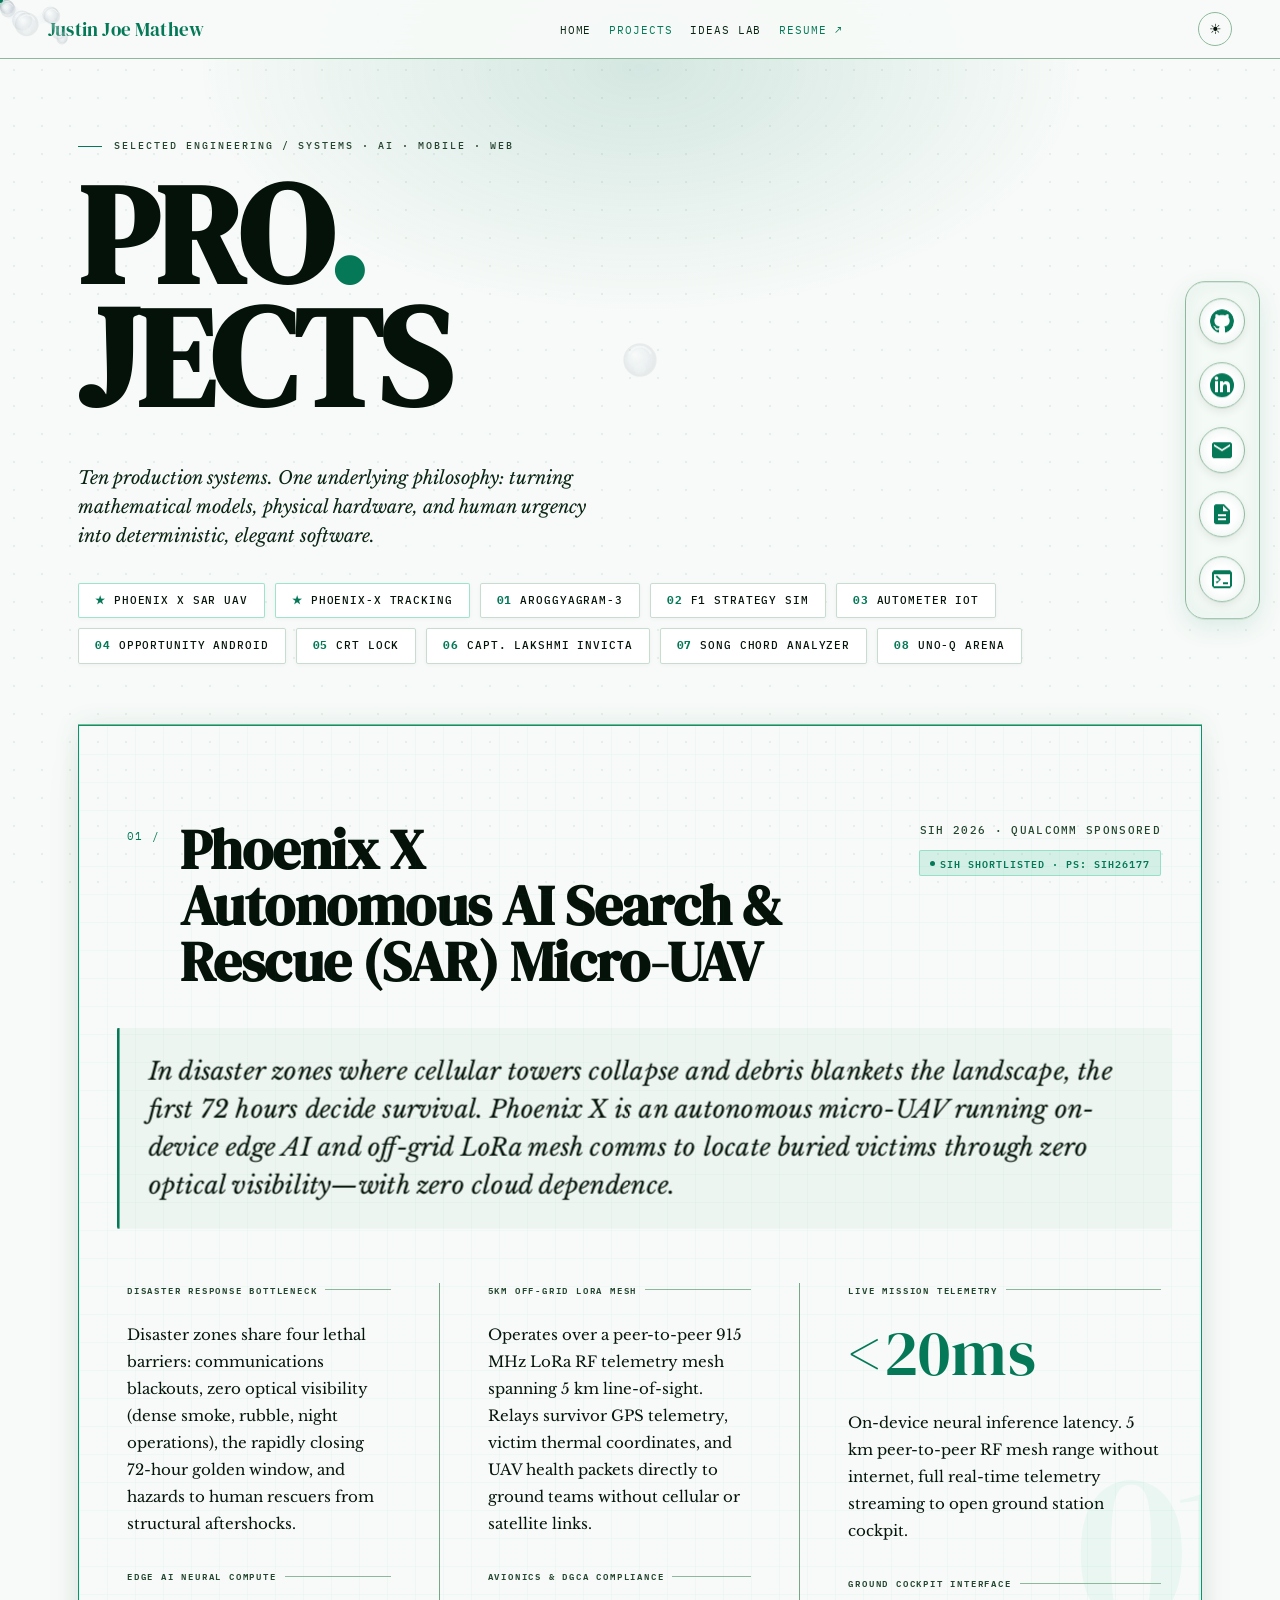
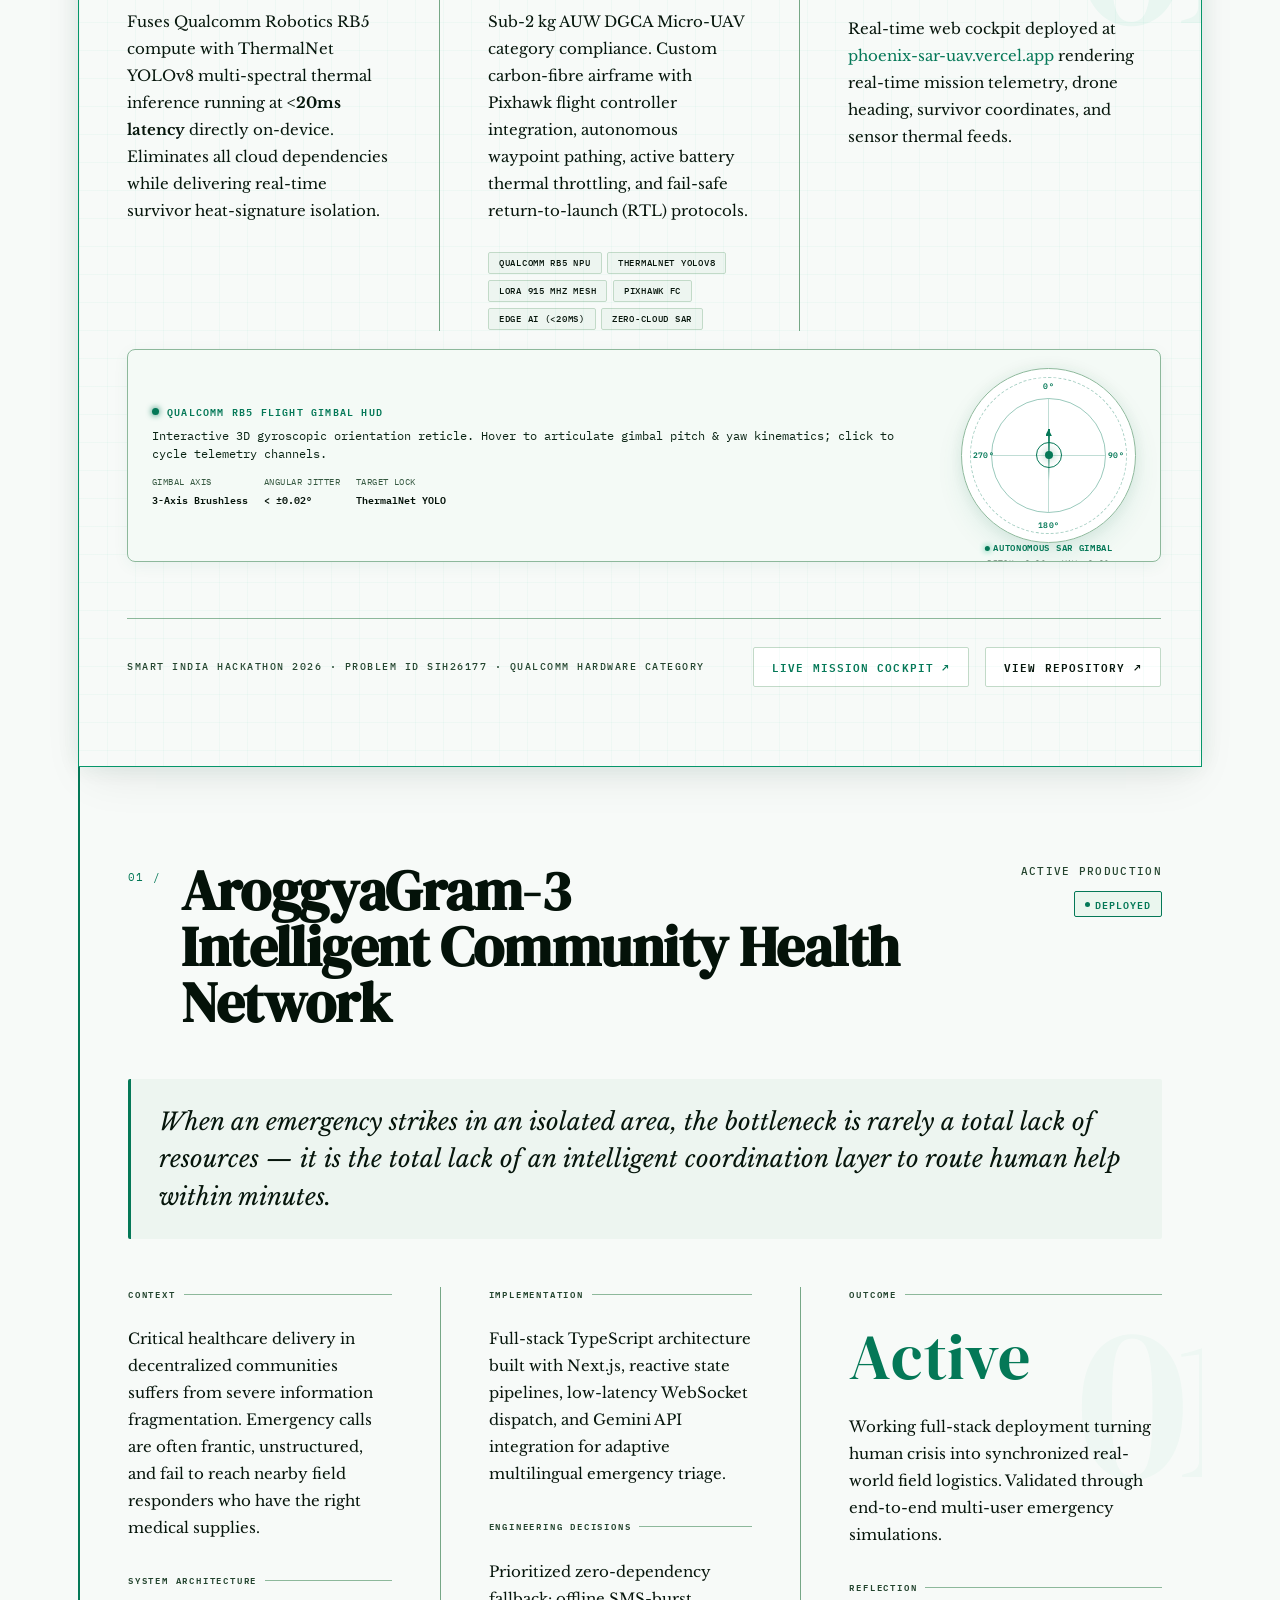
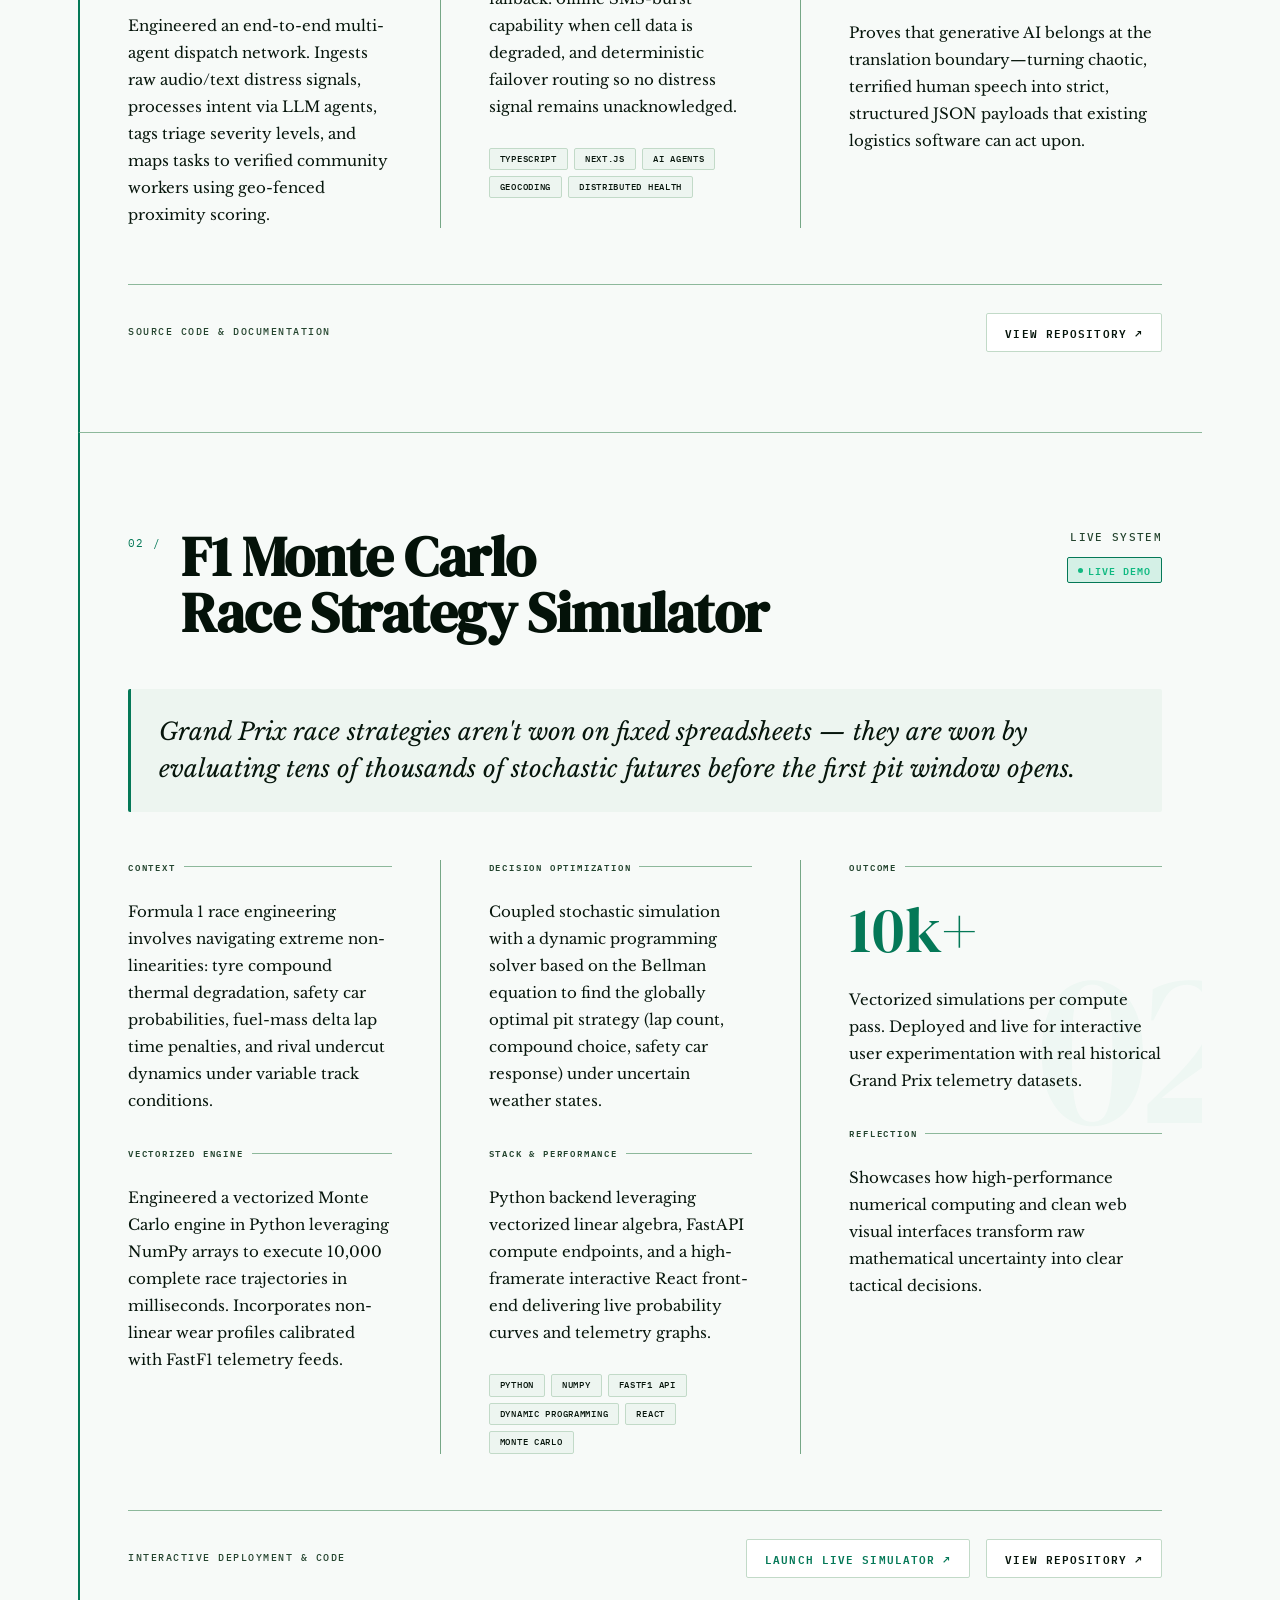
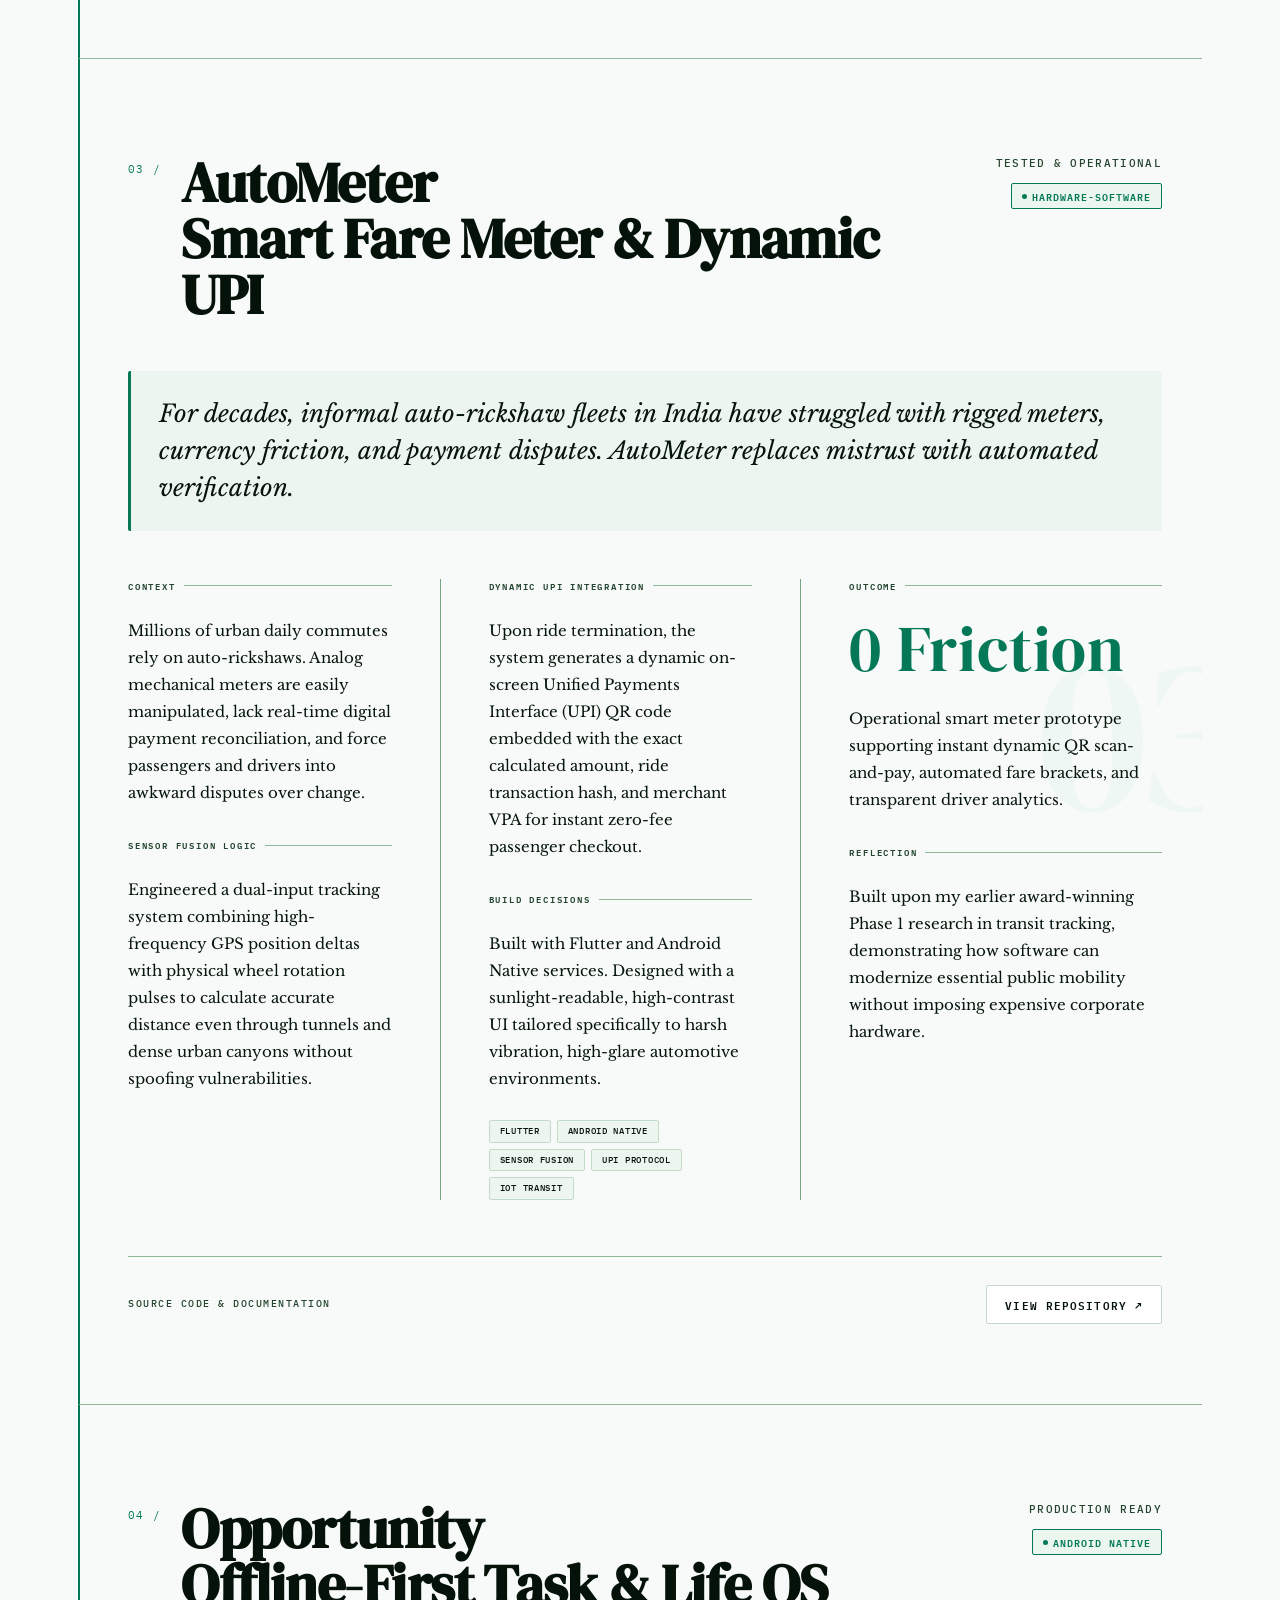
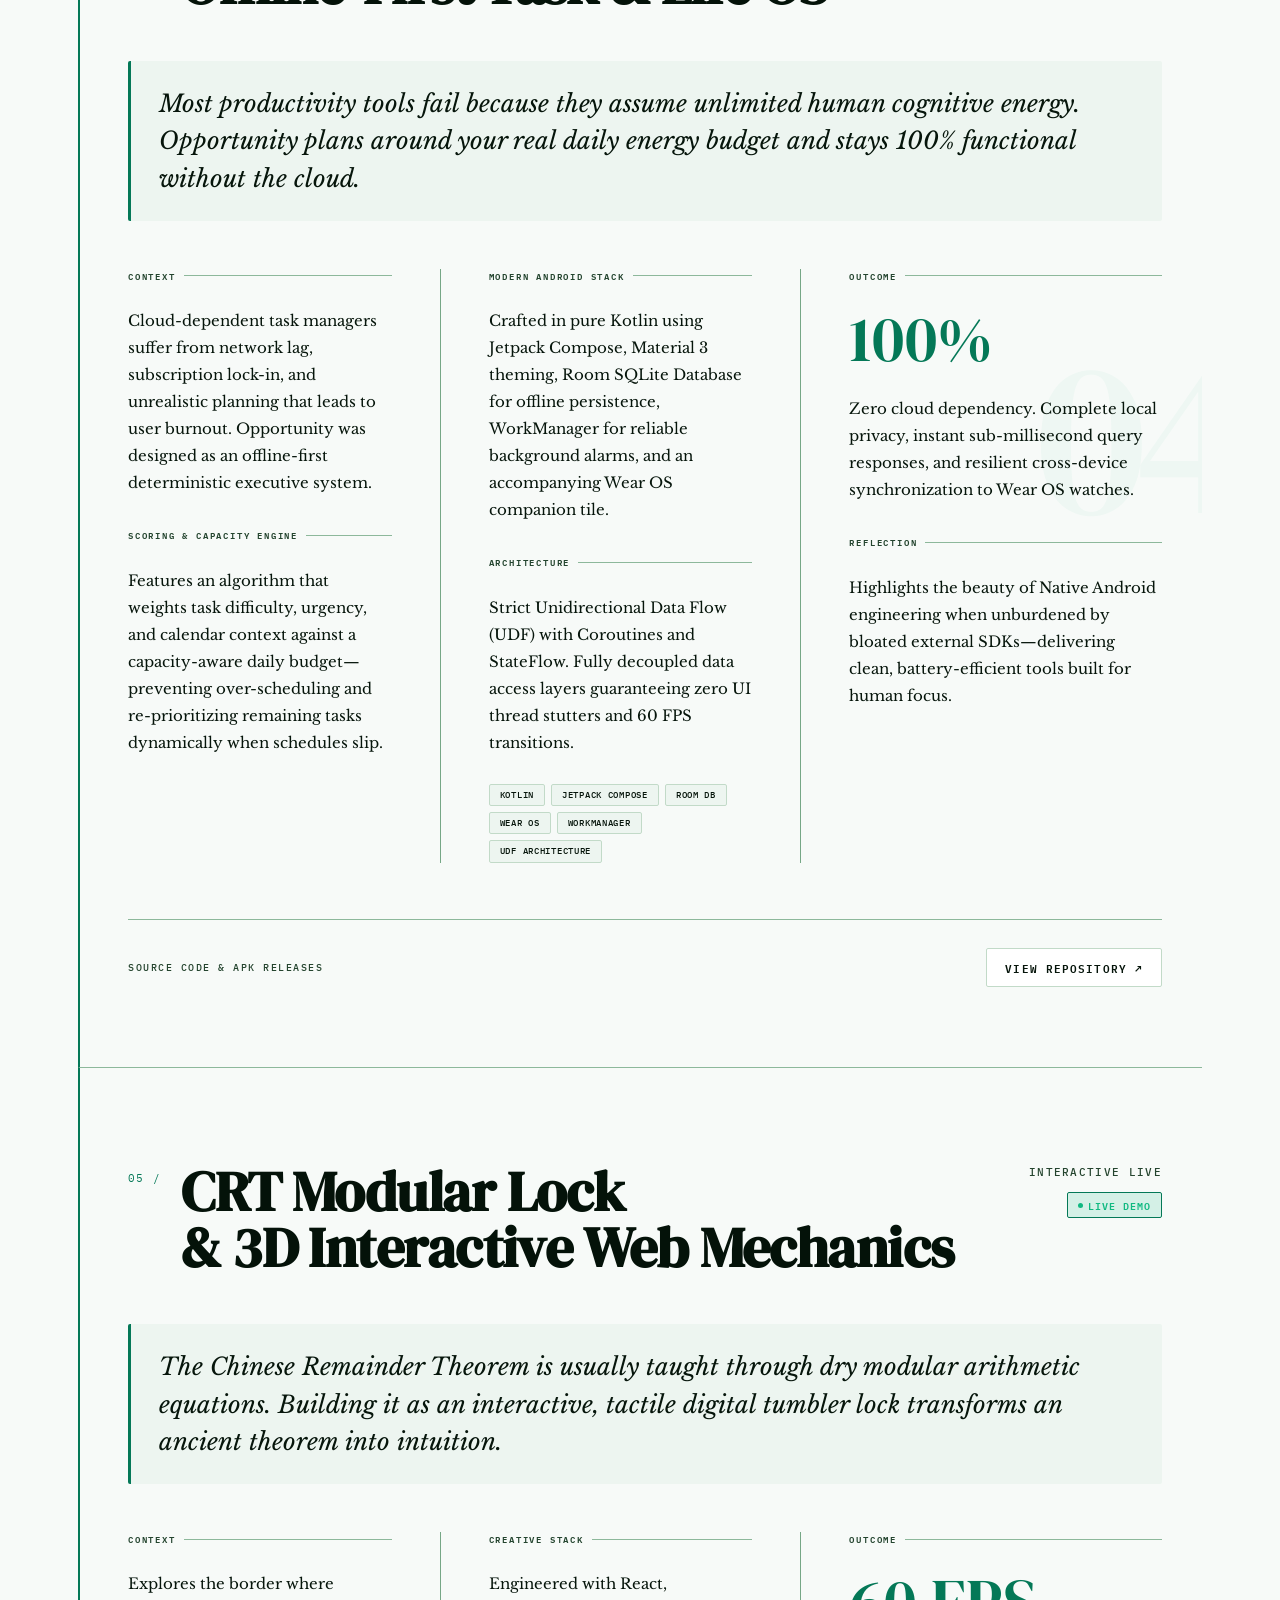
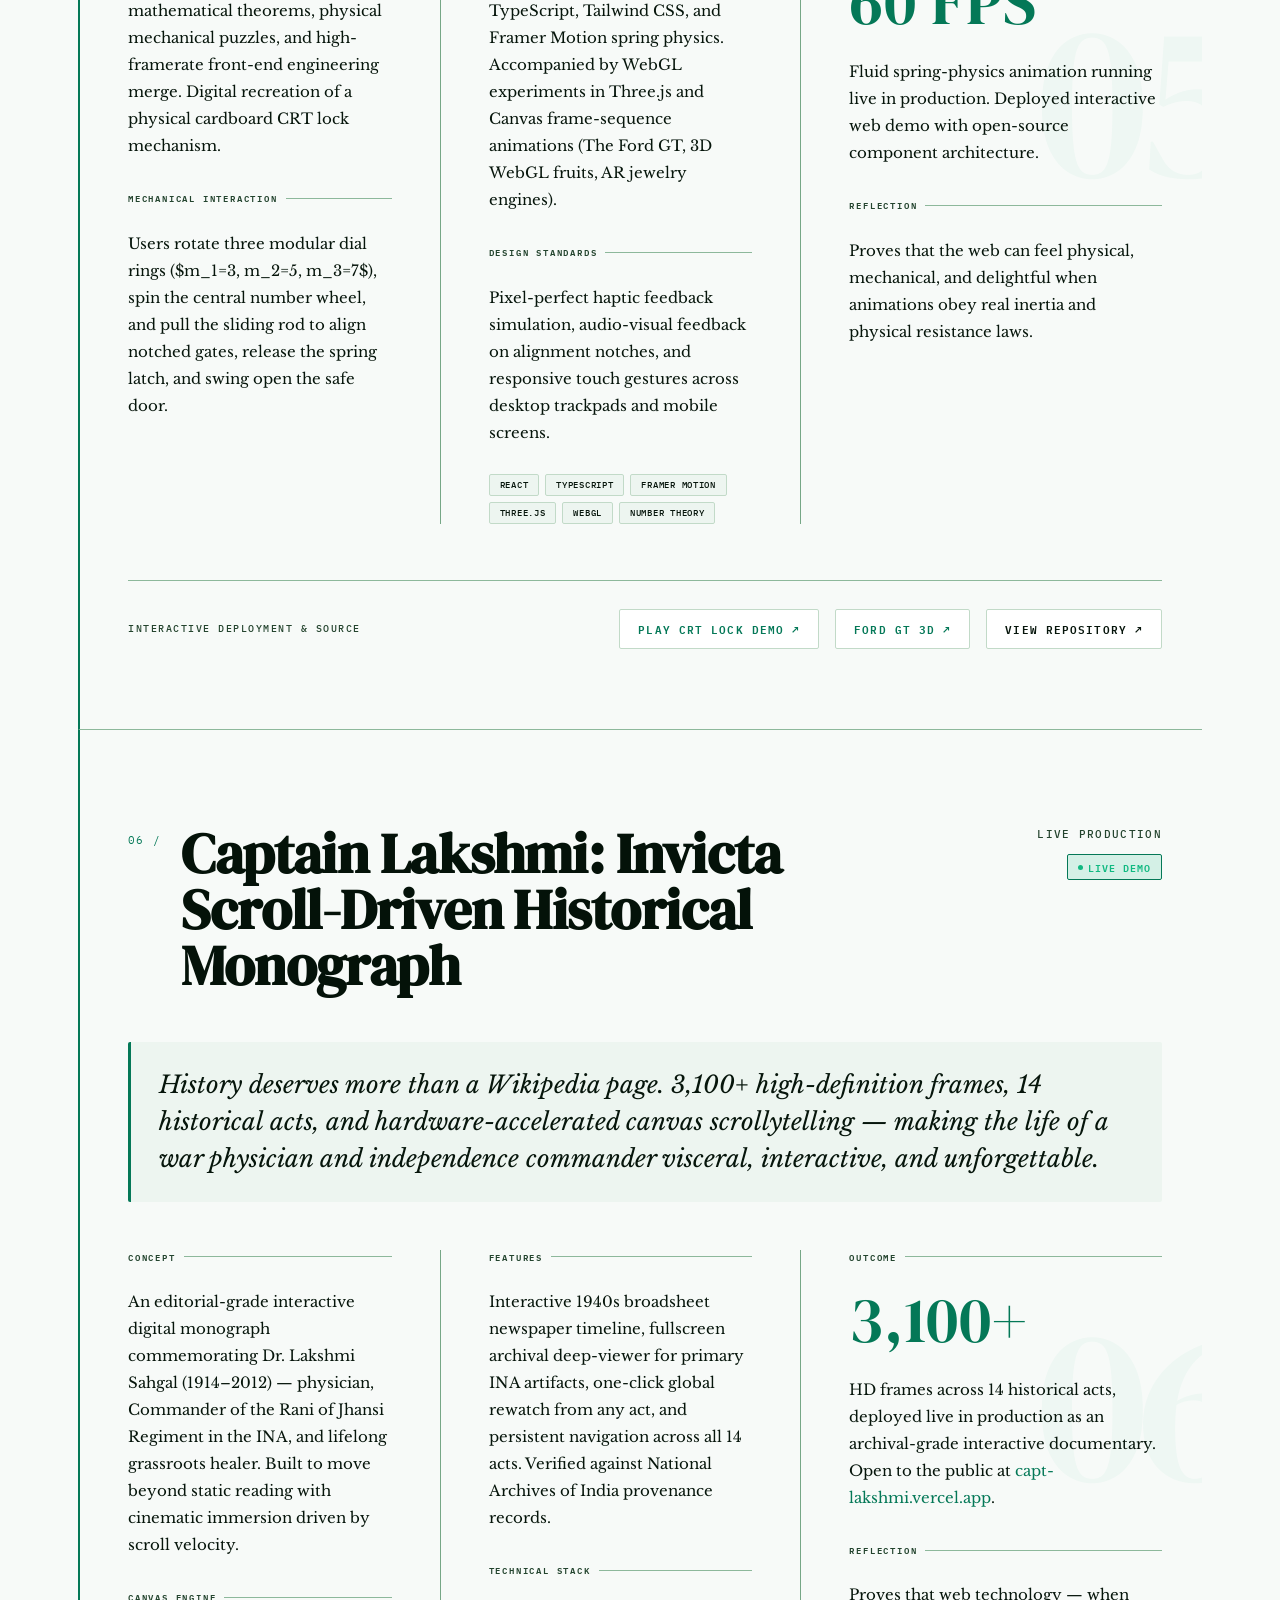
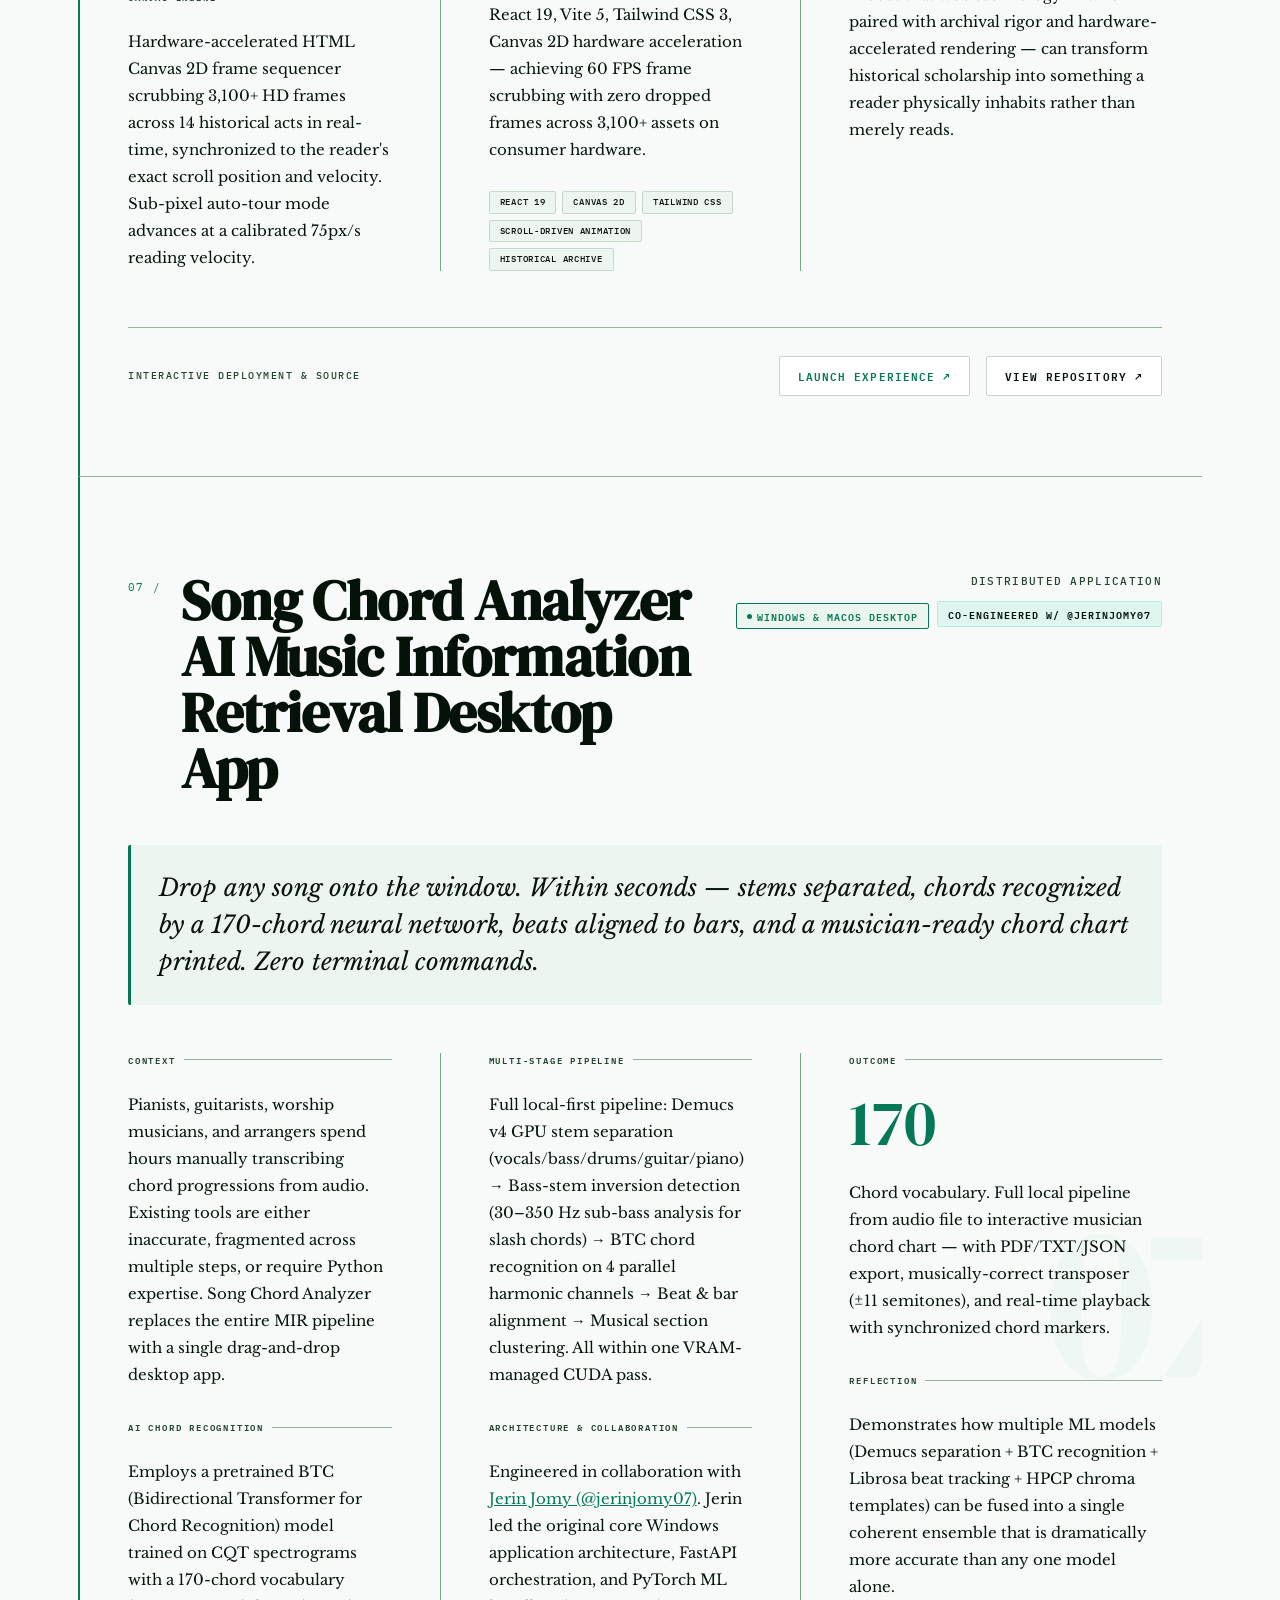
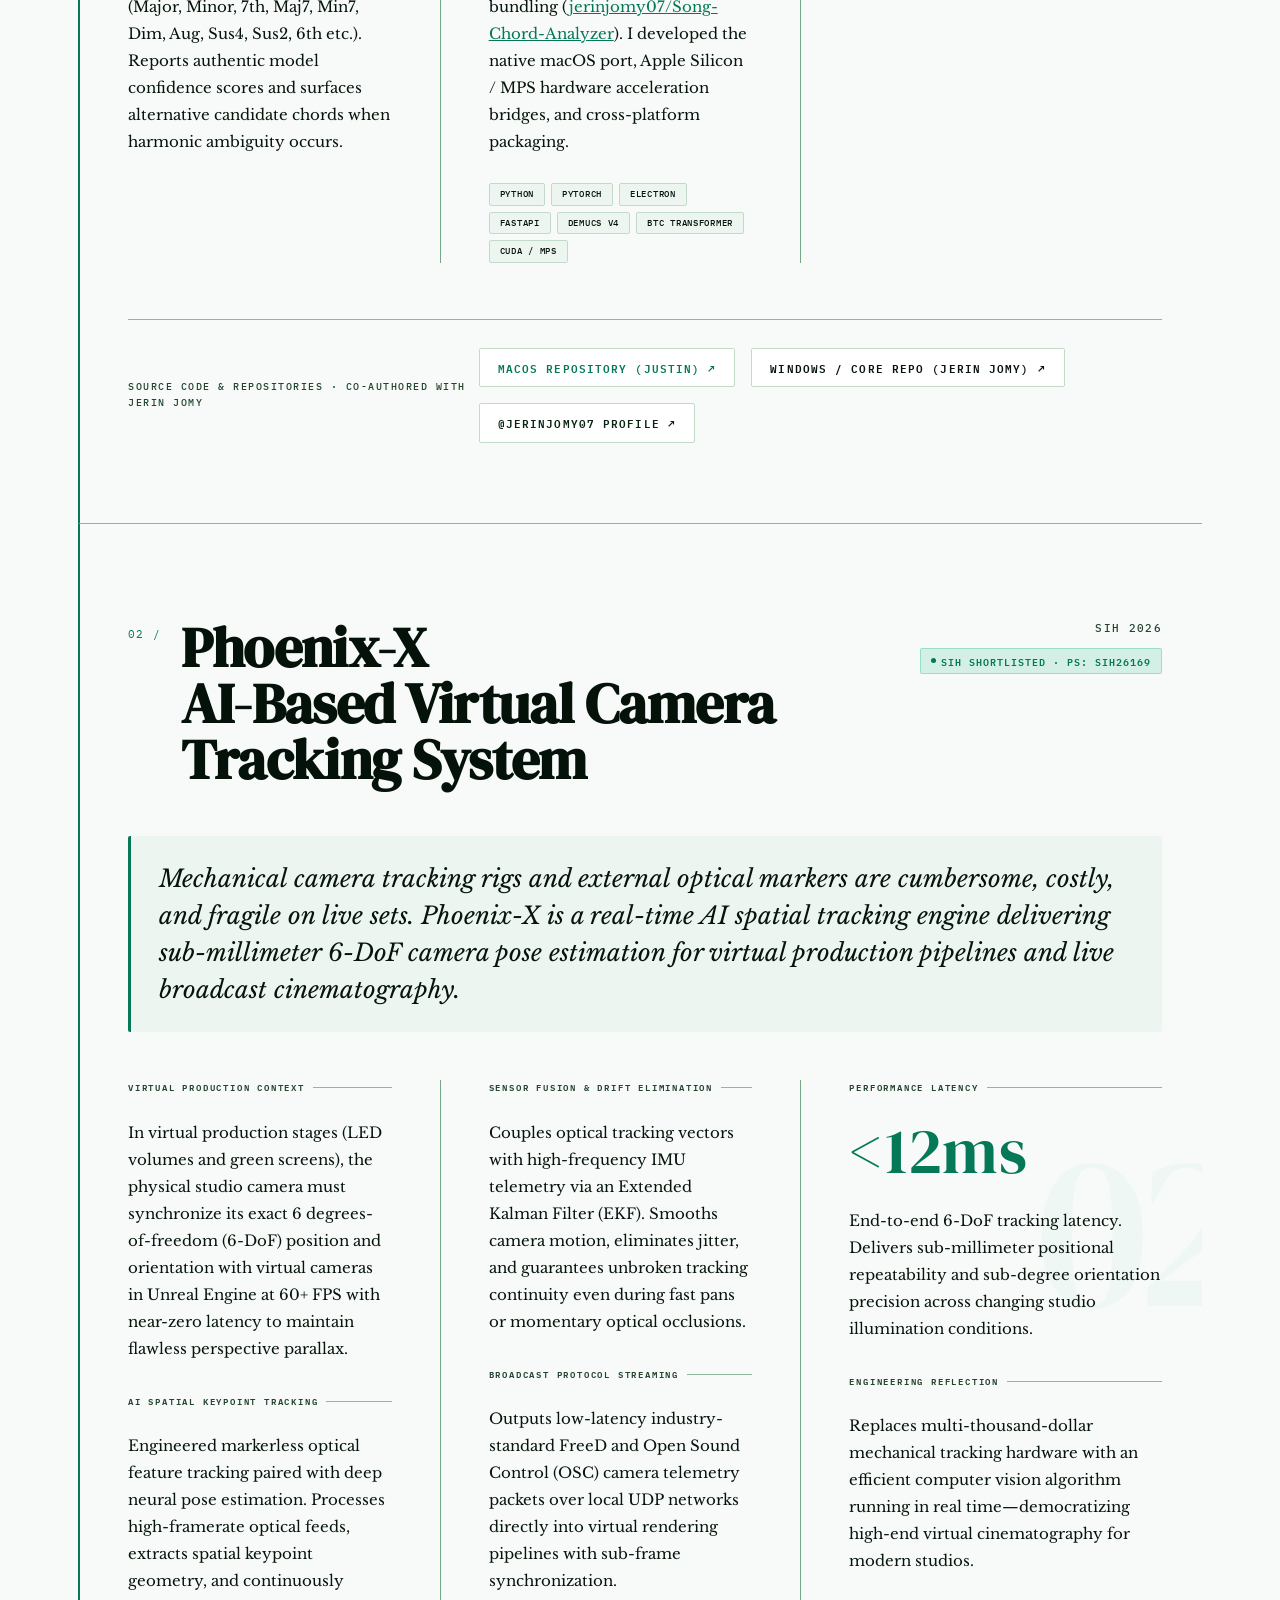
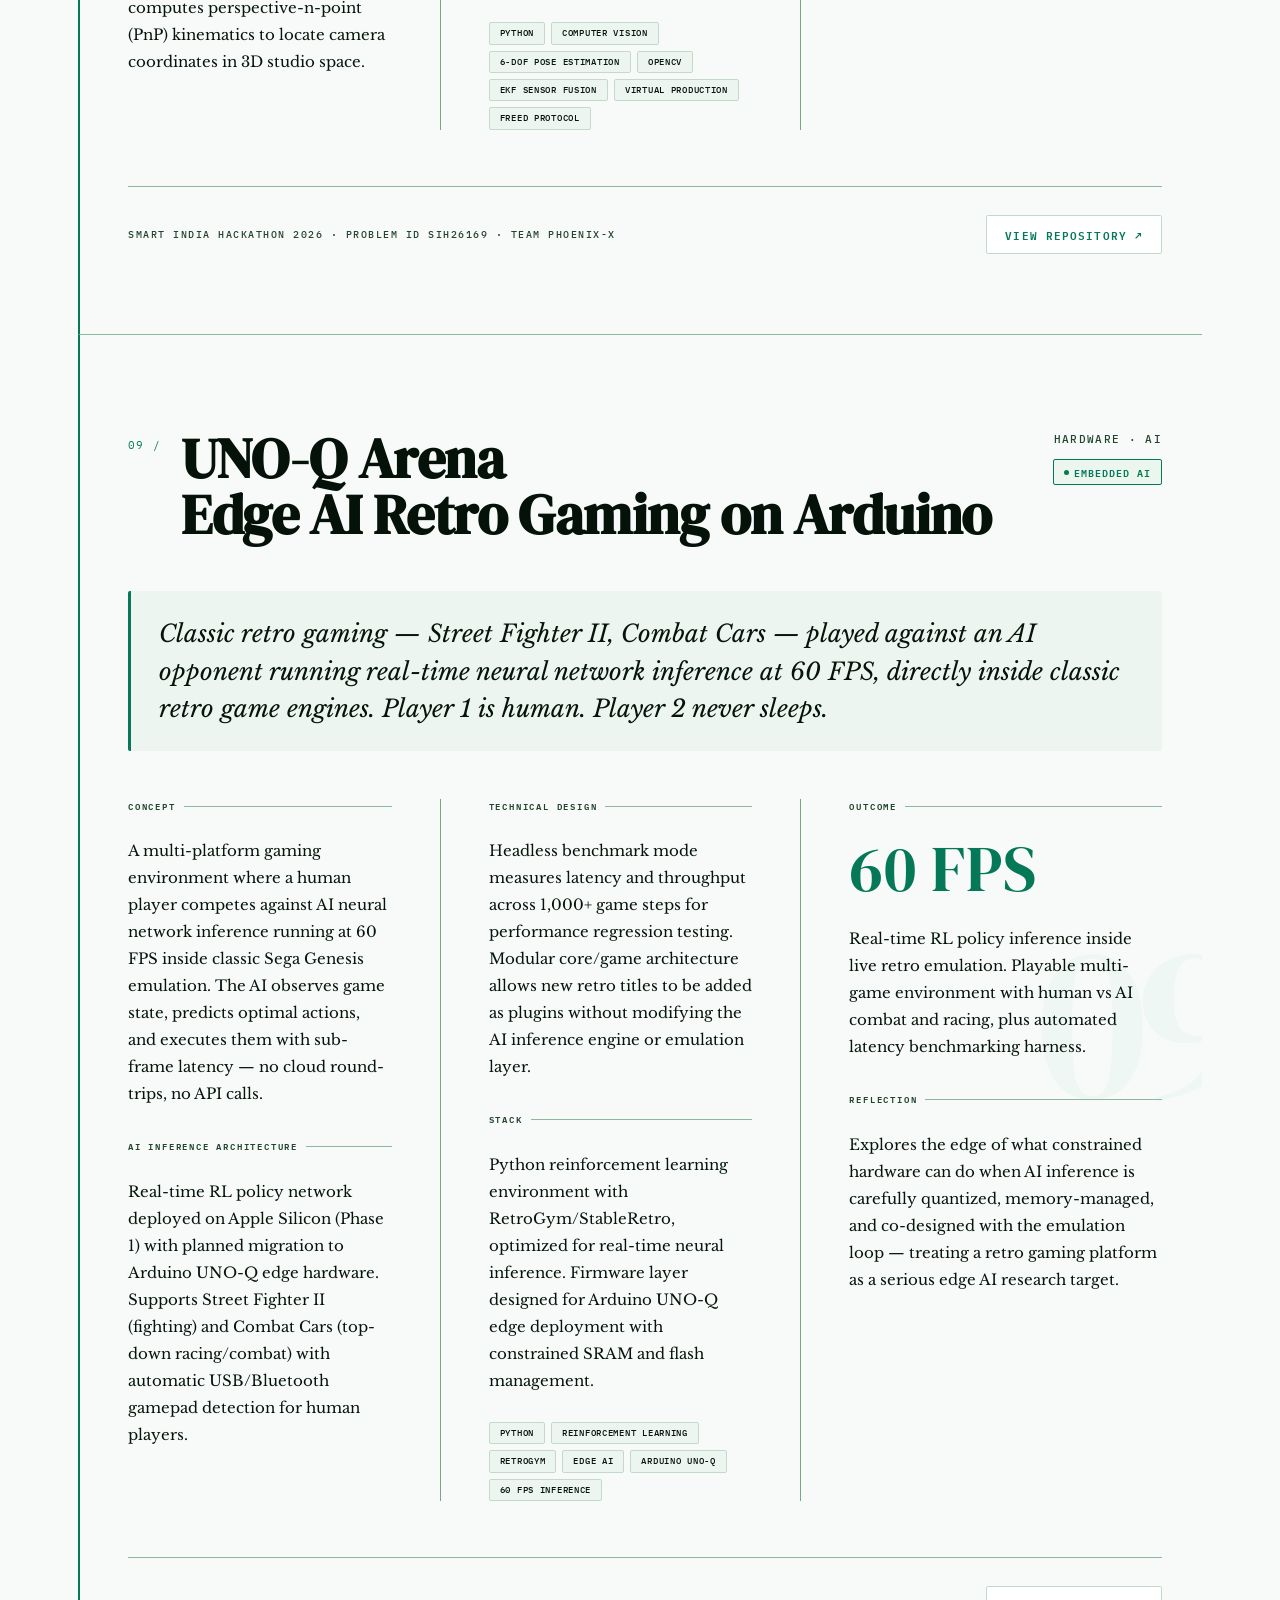
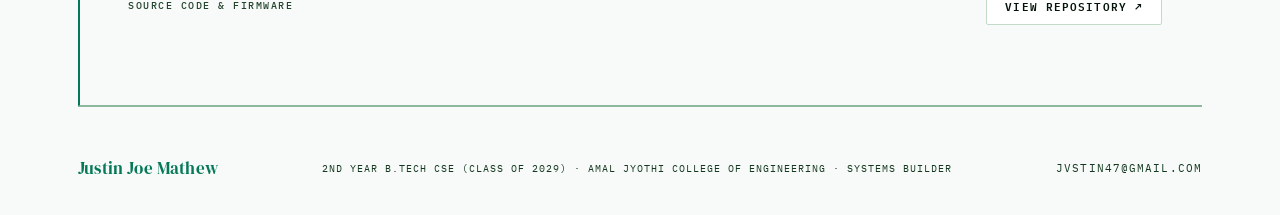
<file: projects.html>
<!DOCTYPE html>
<html lang="en">
<head>
  <meta charset="UTF-8">
  <meta name="viewport" content="width=device-width, initial-scale=1.0">
  <title>Projects — Justin Mathew</title>
  <link rel="icon" type="image/svg+xml" href="favicon.svg">
  <link rel="icon" type="image/png" sizes="32x32" href="favicon-32x32.png">
  <link rel="icon" type="image/png" sizes="16x16" href="favicon-16x16.png">
  <link rel="apple-touch-icon" sizes="180x180" href="apple-touch-icon.png">
  <link rel="manifest" href="site.webmanifest">
  <link rel="preconnect" href="https://fonts.googleapis.com">
  <link rel="preconnect" href="https://fonts.gstatic.com" crossorigin>
  <link href="https://fonts.googleapis.com/css2?family=DM+Serif+Display:ital@0;1&family=Libre+Baskerville:ital,wght@0,400;0,700;1,400&family=IBM+Plex+Mono:wght@300;400;500;600&display=swap" rel="stylesheet">
  <link rel="stylesheet" href="styles.css?v=20261010b">
  <link rel="stylesheet" href="projects.css">
  <script>
    (function () {
      var saved = localStorage.getItem('theme');
      var prefersLight = window.matchMedia && window.matchMedia('(prefers-color-scheme: light)').matches;
      if (saved === 'light' || (!saved && prefersLight)) {
        document.documentElement.classList.add('light');
      }
    })();
  </script>
</head>
<body>

  <!-- SCROLL PROGRESS -->
  <div class="progress" id="progress"></div>

  <!-- NAV -->
  <nav class="site-nav">
    <div class="nav-inner">
      <a href="index.html" class="nav-logo">Justin Joe Mathew</a>
      <ul class="nav-links" id="nav-links">
        <li><a href="index.html">Home</a></li>
        <li><a href="projects.html" class="active">Projects</a></li>
        <li><a href="ideas-lab.html">Ideas Lab</a></li>
        <li><a href="Justin_Mathew_Resume.pdf" target="_blank" style="color:var(--nature);">Resume ↗</a></li>
      </ul>
      <div style="display:flex;align-items:center;gap:10px;">
        <button id="theme-btn" onclick="toggleTheme()" title="Toggle theme">☾</button>
        <button class="nav-hamburger" onclick="toggleMobileNav()" aria-label="Toggle navigation">☰</button>
      </div>
    </div>
  </nav>

  <div class="wrap">

    <!-- PAGE INTRO -->
    <section class="intro">
      <p class="intro-label">Selected Engineering / Systems · AI · Mobile · Web</p>
      <h1 class="intro-h1">PRO<span class="dot">.</span><br>JECTS</h1>
      <p class="intro-sub">
        Ten production systems. One underlying philosophy: turning mathematical models, physical hardware, and human urgency into deterministic, elegant software.
      </p>

      <div class="intro-jump-bar" aria-label="Project index">
        <a href="#p8" class="jump-pill" style="border-color:rgba(16,185,129,0.4);"><span class="pill-num" style="color:var(--nature);">★</span> Phoenix X SAR UAV</a>
        <a href="#p10" class="jump-pill" style="border-color:rgba(16,185,129,0.4);"><span class="pill-num" style="color:var(--nature);">★</span> Phoenix-X Tracking</a>
        <a href="#p1" class="jump-pill"><span class="pill-num">01</span> AroggyaGram-3</a>
        <a href="#p2" class="jump-pill"><span class="pill-num">02</span> F1 Strategy Sim</a>
        <a href="#p3" class="jump-pill"><span class="pill-num">03</span> AutoMeter IoT</a>
        <a href="#p4" class="jump-pill"><span class="pill-num">04</span> Opportunity Android</a>
        <a href="#p5" class="jump-pill"><span class="pill-num">05</span> CRT Lock</a>
        <a href="#p6" class="jump-pill"><span class="pill-num">06</span> Capt. Lakshmi Invicta</a>
        <a href="#p7" class="jump-pill"><span class="pill-num">07</span> Song Chord Analyzer</a>
        <a href="#p9" class="jump-pill"><span class="pill-num">08</span> UNO-Q Arena</a>
      </div>
    </section>

    <!-- FLAGSHIP PROJECT: PHOENIX X AUTONOMOUS AI SAR UAV (SIH 26177) -->
    <section class="project hardware-panel-card" id="p8" style="border-left-color: var(--nature);">
      <span class="bg-num" style="color: rgba(16,185,129,0.06);">01</span>
      <div class="proj-top">
        <div class="proj-top-left">
          <span class="proj-num" style="color: var(--nature);">01 /</span>
          <h2 class="proj-title">Phoenix X<br>Autonomous AI Search &amp; Rescue (SAR) Micro-UAV</h2>
        </div>
        <div class="proj-meta">
          <span class="proj-year">SIH 2026 · Qualcomm Sponsored</span>
          <span class="proj-badge" style="background:rgba(16,185,129,0.15);color:var(--nature);border:1px solid rgba(16,185,129,0.3);"><span class="proj-badge-dot" style="background:var(--nature);"></span>SIH Shortlisted · PS: SIH26177</span>
        </div>
      </div>

      <p class="proj-hook">
        <span class="hook-quote">"</span>
        In disaster zones where cellular towers collapse and debris blankets the landscape, the first 72 hours decide survival. Phoenix X is an autonomous micro-UAV running on-device edge AI and off-grid LoRa mesh comms to locate buried victims through zero optical visibility—with zero cloud dependence.
      </p>

      <div class="proj-grid">
        <div class="proj-col">
          <div class="field">
            <span class="field-label">Disaster Response Bottleneck</span>
            <p class="field-body">Disaster zones share four lethal barriers: communications blackouts, zero optical visibility (dense smoke, rubble, night operations), the rapidly closing 72-hour golden window, and hazards to human rescuers from structural aftershocks.</p>
          </div>
          <div class="field">
            <span class="field-label">Edge AI Neural Compute</span>
            <p class="field-body">Fuses Qualcomm Robotics RB5 compute with ThermalNet YOLOv8 multi-spectral thermal inference running at <strong>&lt;20ms latency</strong> directly on-device. Eliminates all cloud dependencies while delivering real-time survivor heat-signature isolation.</p>
          </div>
        </div>
        <div class="proj-col">
          <div class="field">
            <span class="field-label">5km Off-Grid LoRa Mesh</span>
            <p class="field-body">Operates over a peer-to-peer 915 MHz LoRa RF telemetry mesh spanning 5 km line-of-sight. Relays survivor GPS telemetry, victim thermal coordinates, and UAV health packets directly to ground teams without cellular or satellite links.</p>
          </div>
          <div class="field">
            <span class="field-label">Avionics &amp; DGCA Compliance</span>
            <p class="field-body">Sub-2 kg AUW DGCA Micro-UAV category compliance. Custom carbon-fibre airframe with Pixhawk flight controller integration, autonomous waypoint pathing, active battery thermal throttling, and fail-safe return-to-launch (RTL) protocols.</p>
            <div class="tags">
              <span class="tag">Qualcomm RB5 NPU</span>
              <span class="tag">ThermalNet YOLOv8</span>
              <span class="tag">LoRa 915 MHz Mesh</span>
              <span class="tag">Pixhawk FC</span>
              <span class="tag">Edge AI (&lt;20ms)</span>
              <span class="tag">Zero-Cloud SAR</span>
            </div>
          </div>
        </div>
        <div class="proj-col">
          <div class="field">
            <span class="field-label">Live Mission Telemetry</span>
            <div class="outcome-big">&lt;20ms</div>
            <p class="field-body">On-device neural inference latency. 5 km peer-to-peer RF mesh range without internet, full real-time telemetry streaming to open ground station cockpit.</p>
          </div>
          <div class="field">
            <span class="field-label">Ground Cockpit Interface</span>
            <p class="field-body">Real-time web cockpit deployed at <a href="https://phoenix-sar-uav.vercel.app" target="_blank" style="color:var(--nature);">phoenix-sar-uav.vercel.app</a> rendering real-time mission telemetry, drone heading, survivor coordinates, and sensor thermal feeds.</p>
          </div>
        </div>
      </div>

      <!-- Tactile 3D Gyroscopic Gimbal Telemetry HUD -->
      <div class="drone-avionics-telemetry">
        <div class="telemetry-info">
          <div class="telemetry-header">
            <span class="telemetry-dot"></span>
            <span class="telemetry-title">QUALCOMM RB5 FLIGHT GIMBAL HUD</span>
          </div>
          <p class="telemetry-desc">
            Interactive 3D gyroscopic orientation reticle. Hover to articulate gimbal pitch &amp; yaw kinematics; click to cycle telemetry channels.
          </p>
          <div class="telemetry-stats">
            <div class="tel-stat"><span class="tel-label">Gimbal Axis</span><span class="tel-val">3-Axis Brushless</span></div>
            <div class="tel-stat"><span class="tel-label">Angular Jitter</span><span class="tel-val">&lt; ±0.02°</span></div>
            <div class="tel-stat"><span class="tel-label">Target Lock</span><span class="tel-val">ThermalNet YOLO</span></div>
          </div>
        </div>
        <div class="hero-interactive-reticle drone-reticle-widget" id="drone-reticle-p8" title="Click to cycle sensor channels · Move cursor to tilt gimbal">
          <div class="reticle-outer-ring">
            <span class="reticle-tick t-0">0°</span>
            <span class="reticle-tick t-90">90°</span>
            <span class="reticle-tick t-180">180°</span>
            <span class="reticle-tick t-270">270°</span>
          </div>
          <div class="reticle-gimbal">
            <div class="reticle-crosshair ch-x"></div>
            <div class="reticle-crosshair ch-y"></div>
            <div class="reticle-compass-needle"></div>
            <div class="reticle-center-core"></div>
            <div class="reticle-pulse-ring"></div>
          </div>
          <div class="reticle-readout">
            <div class="reticle-readout-line">
              <span class="reticle-status-dot"></span>
              <span>AUTONOMOUS SAR GIMBAL</span>
            </div>
            <div class="reticle-coords">PITCH: 0.0° · YAW: 0.0°</div>
          </div>
        </div>
      </div>

      <div class="proj-footer">
        <span class="repo-label">Smart India Hackathon 2026 · Problem ID SIH26177 · Qualcomm Hardware Category</span>
        <div style="display:flex;gap:16px;flex-wrap:wrap;">
          <a href="https://phoenix-sar-uav.vercel.app" target="_blank" class="repo-link" style="color:var(--nature);">Live Mission Cockpit <span class="arr">↗</span></a>
          <a href="https://github.com/jvstin47/Phoenix-SIH26177-SAR-UAV" target="_blank" class="repo-link">View Repository <span class="arr">↗</span></a>
        </div>
      </div>
    </section>

    <!-- PROJECT 01: AROGGYAGRAM-3 -->
    <section class="project" id="p1">
      <span class="bg-num">01</span>
      <div class="proj-top">
        <div class="proj-top-left">
          <span class="proj-num">01 /</span>
          <h2 class="proj-title">AroggyaGram-3<br>Intelligent Community Health Network</h2>
        </div>
        <div class="proj-meta">
          <span class="proj-year">Active Production</span>
          <span class="proj-badge"><span class="proj-badge-dot"></span>Deployed</span>
        </div>
      </div>

      <p class="proj-hook">
        <span class="hook-quote">"</span>
        When an emergency strikes in an isolated area, the bottleneck is rarely a total lack of resources — it is the total lack of an intelligent coordination layer to route human help within minutes.
      </p>

      <div class="proj-grid">
        <div class="proj-col">
          <div class="field">
            <span class="field-label">Context</span>
            <p class="field-body">Critical healthcare delivery in decentralized communities suffers from severe information fragmentation. Emergency calls are often frantic, unstructured, and fail to reach nearby field responders who have the right medical supplies.</p>
          </div>
          <div class="field">
            <span class="field-label">System Architecture</span>
            <p class="field-body">Engineered an end-to-end multi-agent dispatch network. Ingests raw audio/text distress signals, processes intent via LLM agents, tags triage severity levels, and maps tasks to verified community workers using geo-fenced proximity scoring.</p>
          </div>
        </div>
        <div class="proj-col">
          <div class="field">
            <span class="field-label">Implementation</span>
            <p class="field-body">Full-stack TypeScript architecture built with Next.js, reactive state pipelines, low-latency WebSocket dispatch, and Gemini API integration for adaptive multilingual emergency triage.</p>
          </div>
          <div class="field">
            <span class="field-label">Engineering Decisions</span>
            <p class="field-body">Prioritized zero-dependency fallback: offline SMS-burst capability when cell data is degraded, and deterministic failover routing so no distress signal remains unacknowledged.</p>
            <div class="tags">
              <span class="tag">TypeScript</span>
              <span class="tag">Next.js</span>
              <span class="tag">AI Agents</span>
              <span class="tag">Geocoding</span>
              <span class="tag">Distributed Health</span>
            </div>
          </div>
        </div>
        <div class="proj-col">
          <div class="field">
            <span class="field-label">Outcome</span>
            <div class="outcome-big">Active</div>
            <p class="field-body">Working full-stack deployment turning human crisis into synchronized real-world field logistics. Validated through end-to-end multi-user emergency simulations.</p>
          </div>
          <div class="field">
            <span class="field-label">Reflection</span>
            <p class="field-body">Proves that generative AI belongs at the translation boundary—turning chaotic, terrified human speech into strict, structured JSON payloads that existing logistics software can act upon.</p>
          </div>
        </div>
      </div>

      <div class="proj-footer">
        <span class="repo-label">Source code &amp; documentation</span>
        <a href="https://github.com/jvstin47/AroggyaGram-3" target="_blank" class="repo-link">View Repository <span class="arr">↗</span></a>
      </div>
    </section>

    <!-- PROJECT 02: F1 MONTE CARLO -->
    <section class="project" id="p2">
      <span class="bg-num">02</span>
      <div class="proj-top">
        <div class="proj-top-left">
          <span class="proj-num">02 /</span>
          <h2 class="proj-title">F1 Monte Carlo<br>Race Strategy Simulator</h2>
        </div>
        <div class="proj-meta">
          <span class="proj-year">Live System</span>
          <span class="proj-badge" style="background:rgba(16,185,129,0.15);color:#10b981;"><span class="proj-badge-dot" style="background:#10b981;"></span>Live Demo</span>
        </div>
      </div>

      <p class="proj-hook">
        <span class="hook-quote">"</span>
        Grand Prix race strategies aren't won on fixed spreadsheets — they are won by evaluating tens of thousands of stochastic futures before the first pit window opens.
      </p>

      <div class="proj-grid">
        <div class="proj-col">
          <div class="field">
            <span class="field-label">Context</span>
            <p class="field-body">Formula 1 race engineering involves navigating extreme non-linearities: tyre compound thermal degradation, safety car probabilities, fuel-mass delta lap time penalties, and rival undercut dynamics under variable track conditions.</p>
          </div>
          <div class="field">
            <span class="field-label">Vectorized Engine</span>
            <p class="field-body">Engineered a vectorized Monte Carlo engine in Python leveraging NumPy arrays to execute 10,000 complete race trajectories in milliseconds. Incorporates non-linear wear profiles calibrated with FastF1 telemetry feeds.</p>
          </div>
        </div>
        <div class="proj-col">
          <div class="field">
            <span class="field-label">Decision Optimization</span>
            <p class="field-body">Coupled stochastic simulation with a dynamic programming solver based on the Bellman equation to find the globally optimal pit strategy (lap count, compound choice, safety car response) under uncertain weather states.</p>
          </div>
          <div class="field">
            <span class="field-label">Stack &amp; Performance</span>
            <p class="field-body">Python backend leveraging vectorized linear algebra, FastAPI compute endpoints, and a high-framerate interactive React front-end delivering live probability curves and telemetry graphs.</p>
            <div class="tags">
              <span class="tag">Python</span>
              <span class="tag">NumPy</span>
              <span class="tag">FastF1 API</span>
              <span class="tag">Dynamic Programming</span>
              <span class="tag">React</span>
              <span class="tag">Monte Carlo</span>
            </div>
          </div>
        </div>
        <div class="proj-col">
          <div class="field">
            <span class="field-label">Outcome</span>
            <div class="outcome-big">10k+</div>
            <p class="field-body">Vectorized simulations per compute pass. Deployed and live for interactive user experimentation with real historical Grand Prix telemetry datasets.</p>
          </div>
          <div class="field">
            <span class="field-label">Reflection</span>
            <p class="field-body">Showcases how high-performance numerical computing and clean web visual interfaces transform raw mathematical uncertainty into clear tactical decisions.</p>
          </div>
        </div>
      </div>

      <div class="proj-footer">
        <span class="repo-label">Interactive deployment &amp; code</span>
        <div style="display:flex;gap:16px;">
          <a href="https://f1-monte-carlo-race-strategy-simula.vercel.app" target="_blank" class="repo-link" style="color:var(--nature);">Launch Live Simulator <span class="arr">↗</span></a>
          <a href="https://github.com/jvstin47/f1-monte-carlo-race-strategy-simulator" target="_blank" class="repo-link">View Repository <span class="arr">↗</span></a>
        </div>
      </div>
    </section>

    <!-- PROJECT 03: AUTOMETER -->
    <section class="project" id="p3">
      <span class="bg-num">03</span>
      <div class="proj-top">
        <div class="proj-top-left">
          <span class="proj-num">03 /</span>
          <h2 class="proj-title">AutoMeter<br>Smart Fare Meter &amp; Dynamic UPI</h2>
        </div>
        <div class="proj-meta">
          <span class="proj-year">Tested &amp; Operational</span>
          <span class="proj-badge"><span class="proj-badge-dot"></span>Hardware-Software</span>
        </div>
      </div>

      <p class="proj-hook">
        <span class="hook-quote">"</span>
        For decades, informal auto-rickshaw fleets in India have struggled with rigged meters, currency friction, and payment disputes. AutoMeter replaces mistrust with automated verification.
      </p>

      <div class="proj-grid">
        <div class="proj-col">
          <div class="field">
            <span class="field-label">Context</span>
            <p class="field-body">Millions of urban daily commutes rely on auto-rickshaws. Analog mechanical meters are easily manipulated, lack real-time digital payment reconciliation, and force passengers and drivers into awkward disputes over change.</p>
          </div>
          <div class="field">
            <span class="field-label">Sensor Fusion Logic</span>
            <p class="field-body">Engineered a dual-input tracking system combining high-frequency GPS position deltas with physical wheel rotation pulses to calculate accurate distance even through tunnels and dense urban canyons without spoofing vulnerabilities.</p>
          </div>
        </div>
        <div class="proj-col">
          <div class="field">
            <span class="field-label">Dynamic UPI Integration</span>
            <p class="field-body">Upon ride termination, the system generates a dynamic on-screen Unified Payments Interface (UPI) QR code embedded with the exact calculated amount, ride transaction hash, and merchant VPA for instant zero-fee passenger checkout.</p>
          </div>
          <div class="field">
            <span class="field-label">Build Decisions</span>
            <p class="field-body">Built with Flutter and Android Native services. Designed with a sunlight-readable, high-contrast UI tailored specifically to harsh vibration, high-glare automotive environments.</p>
            <div class="tags">
              <span class="tag">Flutter</span>
              <span class="tag">Android Native</span>
              <span class="tag">Sensor Fusion</span>
              <span class="tag">UPI Protocol</span>
              <span class="tag">IoT Transit</span>
            </div>
          </div>
        </div>
        <div class="proj-col">
          <div class="field">
            <span class="field-label">Outcome</span>
            <div class="outcome-big">0 Friction</div>
            <p class="field-body">Operational smart meter prototype supporting instant dynamic QR scan-and-pay, automated fare brackets, and transparent driver analytics.</p>
          </div>
          <div class="field">
            <span class="field-label">Reflection</span>
            <p class="field-body">Built upon my earlier award-winning Phase 1 research in transit tracking, demonstrating how software can modernize essential public mobility without imposing expensive corporate hardware.</p>
          </div>
        </div>
      </div>

      <div class="proj-footer">
        <span class="repo-label">Source code &amp; documentation</span>
        <a href="https://github.com/jvstin47/AutoMeter" target="_blank" class="repo-link">View Repository <span class="arr">↗</span></a>
      </div>
    </section>

    <!-- PROJECT 04: OPPORTUNITY ANDROID -->
    <section class="project" id="p4">
      <span class="bg-num">04</span>
      <div class="proj-top">
        <div class="proj-top-left">
          <span class="proj-num">04 /</span>
          <h2 class="proj-title">Opportunity<br>Offline-First Task &amp; Life OS</h2>
        </div>
        <div class="proj-meta">
          <span class="proj-year">Production Ready</span>
          <span class="proj-badge"><span class="proj-badge-dot"></span>Android Native</span>
        </div>
      </div>

      <p class="proj-hook">
        <span class="hook-quote">"</span>
        Most productivity tools fail because they assume unlimited human cognitive energy. Opportunity plans around your real daily energy budget and stays 100% functional without the cloud.
      </p>

      <div class="proj-grid">
        <div class="proj-col">
          <div class="field">
            <span class="field-label">Context</span>
            <p class="field-body">Cloud-dependent task managers suffer from network lag, subscription lock-in, and unrealistic planning that leads to user burnout. Opportunity was designed as an offline-first deterministic executive system.</p>
          </div>
          <div class="field">
            <span class="field-label">Scoring &amp; Capacity Engine</span>
            <p class="field-body">Features an algorithm that weights task difficulty, urgency, and calendar context against a capacity-aware daily budget—preventing over-scheduling and re-prioritizing remaining tasks dynamically when schedules slip.</p>
          </div>
        </div>
        <div class="proj-col">
          <div class="field">
            <span class="field-label">Modern Android Stack</span>
            <p class="field-body">Crafted in pure Kotlin using Jetpack Compose, Material 3 theming, Room SQLite Database for offline persistence, WorkManager for reliable background alarms, and an accompanying Wear OS companion tile.</p>
          </div>
          <div class="field">
            <span class="field-label">Architecture</span>
            <p class="field-body">Strict Unidirectional Data Flow (UDF) with Coroutines and StateFlow. Fully decoupled data access layers guaranteeing zero UI thread stutters and 60 FPS transitions.</p>
            <div class="tags">
              <span class="tag">Kotlin</span>
              <span class="tag">Jetpack Compose</span>
              <span class="tag">Room DB</span>
              <span class="tag">Wear OS</span>
              <span class="tag">WorkManager</span>
              <span class="tag">UDF Architecture</span>
            </div>
          </div>
        </div>
        <div class="proj-col">
          <div class="field">
            <span class="field-label">Outcome</span>
            <div class="outcome-big">100%</div>
            <p class="field-body">Zero cloud dependency. Complete local privacy, instant sub-millisecond query responses, and resilient cross-device synchronization to Wear OS watches.</p>
          </div>
          <div class="field">
            <span class="field-label">Reflection</span>
            <p class="field-body">Highlights the beauty of Native Android engineering when unburdened by bloated external SDKs—delivering clean, battery-efficient tools built for human focus.</p>
          </div>
        </div>
      </div>

      <div class="proj-footer">
        <span class="repo-label">Source code &amp; APK releases</span>
        <a href="https://github.com/jvstin47/opportunity-android-task-planner" target="_blank" class="repo-link">View Repository <span class="arr">↗</span></a>
      </div>
    </section>

    <!-- PROJECT 05: CRT LOCK & 3D INTERACTIVE -->
    <section class="project" id="p5">
      <span class="bg-num">05</span>
      <div class="proj-top">
        <div class="proj-top-left">
          <span class="proj-num">05 /</span>
          <h2 class="proj-title">CRT Modular Lock<br>&amp; 3D Interactive Web Mechanics</h2>
        </div>
        <div class="proj-meta">
          <span class="proj-year">Interactive Live</span>
          <span class="proj-badge" style="background:rgba(16,185,129,0.15);color:#10b981;"><span class="proj-badge-dot" style="background:#10b981;"></span>Live Demo</span>
        </div>
      </div>

      <p class="proj-hook">
        <span class="hook-quote">"</span>
        The Chinese Remainder Theorem is usually taught through dry modular arithmetic equations. Building it as an interactive, tactile digital tumbler lock transforms an ancient theorem into intuition.
      </p>

      <div class="proj-grid">
        <div class="proj-col">
          <div class="field">
            <span class="field-label">Context</span>
            <p class="field-body">Explores the border where mathematical theorems, physical mechanical puzzles, and high-framerate front-end engineering merge. Digital recreation of a physical cardboard CRT lock mechanism.</p>
          </div>
          <div class="field">
            <span class="field-label">Mechanical Interaction</span>
            <p class="field-body">Users rotate three modular dial rings ($m_1=3, m_2=5, m_3=7$), spin the central number wheel, and pull the sliding rod to align notched gates, release the spring latch, and swing open the safe door.</p>
          </div>
        </div>
        <div class="proj-col">
          <div class="field">
            <span class="field-label">Creative Stack</span>
            <p class="field-body">Engineered with React, TypeScript, Tailwind CSS, and Framer Motion spring physics. Accompanied by WebGL experiments in Three.js and Canvas frame-sequence animations (The Ford GT, 3D WebGL fruits, AR jewelry engines).</p>
          </div>
          <div class="field">
            <span class="field-label">Design Standards</span>
            <p class="field-body">Pixel-perfect haptic feedback simulation, audio-visual feedback on alignment notches, and responsive touch gestures across desktop trackpads and mobile screens.</p>
            <div class="tags">
              <span class="tag">React</span>
              <span class="tag">TypeScript</span>
              <span class="tag">Framer Motion</span>
              <span class="tag">Three.js</span>
              <span class="tag">WebGL</span>
              <span class="tag">Number Theory</span>
            </div>
          </div>
        </div>
        <div class="proj-col">
          <div class="field">
            <span class="field-label">Outcome</span>
            <div class="outcome-big">60 FPS</div>
            <p class="field-body">Fluid spring-physics animation running live in production. Deployed interactive web demo with open-source component architecture.</p>
          </div>
          <div class="field">
            <span class="field-label">Reflection</span>
            <p class="field-body">Proves that the web can feel physical, mechanical, and delightful when animations obey real inertia and physical resistance laws.</p>
          </div>
        </div>
      </div>

      <div class="proj-footer">
        <span class="repo-label">Interactive deployment &amp; source</span>
        <div style="display:flex;gap:16px;">
          <a href="https://crt-chinese-reminder-theorem.vercel.app" target="_blank" class="repo-link" style="color:var(--nature);">Play CRT Lock Demo <span class="arr">↗</span></a>
          <a href="https://the-ford-gt.vercel.app" target="_blank" class="repo-link" style="color:var(--nature);">Ford GT 3D <span class="arr">↗</span></a>
          <a href="https://github.com/jvstin47/CRT--Chinese-Reminder-Theorem" target="_blank" class="repo-link">View Repository <span class="arr">↗</span></a>
        </div>
      </div>
    </section>

    <!-- PROJECT 06: CAPTAIN LAKSHMI INVICTA -->
    <section class="project" id="p6">
      <span class="bg-num">06</span>
      <div class="proj-top">
        <div class="proj-top-left">
          <span class="proj-num">06 /</span>
          <h2 class="proj-title">Captain Lakshmi: Invicta<br>Scroll-Driven Historical Monograph</h2>
        </div>
        <div class="proj-meta">
          <span class="proj-year">Live Production</span>
          <span class="proj-badge" style="background:rgba(16,185,129,0.15);color:#10b981;"><span class="proj-badge-dot" style="background:#10b981;"></span>Live Demo</span>
        </div>
      </div>

      <p class="proj-hook">
        <span class="hook-quote">"</span>
        History deserves more than a Wikipedia page. 3,100+ high-definition frames, 14 historical acts, and hardware-accelerated canvas scrollytelling — making the life of a war physician and independence commander visceral, interactive, and unforgettable.
      </p>

      <div class="proj-grid">
        <div class="proj-col">
          <div class="field">
            <span class="field-label">Concept</span>
            <p class="field-body">An editorial-grade interactive digital monograph commemorating Dr. Lakshmi Sahgal (1914–2012) — physician, Commander of the Rani of Jhansi Regiment in the INA, and lifelong grassroots healer. Built to move beyond static reading with cinematic immersion driven by scroll velocity.</p>
          </div>
          <div class="field">
            <span class="field-label">Canvas Engine</span>
            <p class="field-body">Hardware-accelerated HTML Canvas 2D frame sequencer scrubbing 3,100+ HD frames across 14 historical acts in real-time, synchronized to the reader's exact scroll position and velocity. Sub-pixel auto-tour mode advances at a calibrated 75px/s reading velocity.</p>
          </div>
        </div>
        <div class="proj-col">
          <div class="field">
            <span class="field-label">Features</span>
            <p class="field-body">Interactive 1940s broadsheet newspaper timeline, fullscreen archival deep-viewer for primary INA artifacts, one-click global rewatch from any act, and persistent navigation across all 14 acts. Verified against National Archives of India provenance records.</p>
          </div>
          <div class="field">
            <span class="field-label">Technical Stack</span>
            <p class="field-body">React 19, Vite 5, Tailwind CSS 3, Canvas 2D hardware acceleration — achieving 60 FPS frame scrubbing with zero dropped frames across 3,100+ assets on consumer hardware.</p>
            <div class="tags">
              <span class="tag">React 19</span>
              <span class="tag">Canvas 2D</span>
              <span class="tag">Tailwind CSS</span>
              <span class="tag">Scroll-Driven Animation</span>
              <span class="tag">Historical Archive</span>
            </div>
          </div>
        </div>
        <div class="proj-col">
          <div class="field">
            <span class="field-label">Outcome</span>
            <div class="outcome-big">3,100+</div>
            <p class="field-body">HD frames across 14 historical acts, deployed live in production as an archival-grade interactive documentary. Open to the public at <a href="https://capt-lakshmi.vercel.app" target="_blank" style="color:var(--nature);">capt-lakshmi.vercel.app</a>.</p>
          </div>
          <div class="field">
            <span class="field-label">Reflection</span>
            <p class="field-body">Proves that web technology — when paired with archival rigor and hardware-accelerated rendering — can transform historical scholarship into something a reader physically inhabits rather than merely reads.</p>
          </div>
        </div>
      </div>

      <div class="proj-footer">
        <span class="repo-label">Interactive deployment &amp; source</span>
        <div style="display:flex;gap:16px;">
          <a href="https://capt-lakshmi.vercel.app" target="_blank" class="repo-link" style="color:var(--nature);">Launch Experience <span class="arr">↗</span></a>
          <a href="https://github.com/jvstin47/Captain-Lakshmi-Invicta" target="_blank" class="repo-link">View Repository <span class="arr">↗</span></a>
        </div>
      </div>
    </section>

    <!-- PROJECT 07: SONG CHORD ANALYZER -->
    <section class="project" id="p7">
      <span class="bg-num">07</span>
      <div class="proj-top">
        <div class="proj-top-left">
          <span class="proj-num">07 /</span>
          <h2 class="proj-title">Song Chord Analyzer<br>AI Music Information Retrieval Desktop App</h2>
        </div>
        <div class="proj-meta">
          <span class="proj-year">Distributed Application</span>
          <span class="proj-badge"><span class="proj-badge-dot"></span>Windows &amp; macOS Desktop</span>
          <span class="proj-badge" style="background:rgba(45,212,191,0.12);color:var(--cyan);border:1px solid rgba(45,212,191,0.25);">Co-engineered w/ @jerinjomy07</span>
        </div>
      </div>

      <p class="proj-hook">
        <span class="hook-quote">"</span>
        Drop any song onto the window. Within seconds — stems separated, chords recognized by a 170-chord neural network, beats aligned to bars, and a musician-ready chord chart printed. Zero terminal commands.
      </p>

      <div class="proj-grid">
        <div class="proj-col">
          <div class="field">
            <span class="field-label">Context</span>
            <p class="field-body">Pianists, guitarists, worship musicians, and arrangers spend hours manually transcribing chord progressions from audio. Existing tools are either inaccurate, fragmented across multiple steps, or require Python expertise. Song Chord Analyzer replaces the entire MIR pipeline with a single drag-and-drop desktop app.</p>
          </div>
          <div class="field">
            <span class="field-label">AI Chord Recognition</span>
            <p class="field-body">Employs a pretrained BTC (Bidirectional Transformer for Chord Recognition) model trained on CQT spectrograms with a 170-chord vocabulary (Major, Minor, 7th, Maj7, Min7, Dim, Aug, Sus4, Sus2, 6th etc.). Reports authentic model confidence scores and surfaces alternative candidate chords when harmonic ambiguity occurs.</p>
          </div>
        </div>
        <div class="proj-col">
          <div class="field">
            <span class="field-label">Multi-Stage Pipeline</span>
            <p class="field-body">Full local-first pipeline: Demucs v4 GPU stem separation (vocals/bass/drums/guitar/piano) → Bass-stem inversion detection (30–350 Hz sub-bass analysis for slash chords) → BTC chord recognition on 4 parallel harmonic channels → Beat &amp; bar alignment → Musical section clustering. All within one VRAM-managed CUDA pass.</p>
          </div>
          <div class="field">
            <span class="field-label">Architecture &amp; Collaboration</span>
            <p class="field-body">Engineered in collaboration with <a href="https://github.com/jerinjomy07" target="_blank" style="color:var(--nature);text-decoration:underline;">Jerin Jomy (@jerinjomy07)</a>. Jerin led the original core Windows application architecture, FastAPI orchestration, and PyTorch ML bundling (<a href="https://github.com/jerinjomy07/Song-Chord-Analyzer" target="_blank" style="color:var(--nature);text-decoration:underline;">jerinjomy07/Song-Chord-Analyzer</a>). I developed the native macOS port, Apple Silicon / MPS hardware acceleration bridges, and cross-platform packaging.</p>
            <div class="tags">
              <span class="tag">Python</span>
              <span class="tag">PyTorch</span>
              <span class="tag">Electron</span>
              <span class="tag">FastAPI</span>
              <span class="tag">Demucs v4</span>
              <span class="tag">BTC Transformer</span>
              <span class="tag">CUDA / MPS</span>
            </div>
          </div>
        </div>
        <div class="proj-col">
          <div class="field">
            <span class="field-label">Outcome</span>
            <div class="outcome-big">170</div>
            <p class="field-body">Chord vocabulary. Full local pipeline from audio file to interactive musician chord chart — with PDF/TXT/JSON export, musically-correct transposer (±11 semitones), and real-time playback with synchronized chord markers.</p>
          </div>
          <div class="field">
            <span class="field-label">Reflection</span>
            <p class="field-body">Demonstrates how multiple ML models (Demucs separation + BTC recognition + Librosa beat tracking + HPCP chroma templates) can be fused into a single coherent ensemble that is dramatically more accurate than any one model alone.</p>
          </div>
        </div>
      </div>

      <div class="proj-footer">
        <span class="repo-label">Source code &amp; repositories · Co-authored with Jerin Jomy</span>
        <div style="display:flex;gap:16px;flex-wrap:wrap;">
          <a href="https://github.com/jvstin47/Song-Chord-Analyzer--Mac" target="_blank" class="repo-link" style="color:var(--nature);">macOS Repository (Justin) <span class="arr">↗</span></a>
          <a href="https://github.com/jerinjomy07/Song-Chord-Analyzer" target="_blank" class="repo-link">Windows / Core Repo (Jerin Jomy) <span class="arr">↗</span></a>
          <a href="https://github.com/jerinjomy07" target="_blank" class="repo-link" style="color:var(--sub);">@jerinjomy07 Profile <span class="arr">↗</span></a>
        </div>
      </div>
    </section>

    <!-- PROJECT 10: PHOENIX-X VIRTUAL CAMERA TRACKING (SIH 26169) -->
    <section class="project" id="p10">
      <span class="bg-num">02</span>
      <div class="proj-top">
        <div class="proj-top-left">
          <span class="proj-num" style="color: var(--nature);">02 /</span>
          <h2 class="proj-title">Phoenix-X<br>AI-Based Virtual Camera Tracking System</h2>
        </div>
        <div class="proj-meta">
          <span class="proj-year">SIH 2026</span>
          <span class="proj-badge" style="background:rgba(16,185,129,0.15);color:var(--nature);border:1px solid rgba(16,185,129,0.3);"><span class="proj-badge-dot" style="background:var(--nature);"></span>SIH Shortlisted · PS: SIH26169</span>
        </div>
      </div>

      <p class="proj-hook">
        <span class="hook-quote">"</span>
        Mechanical camera tracking rigs and external optical markers are cumbersome, costly, and fragile on live sets. Phoenix-X is a real-time AI spatial tracking engine delivering sub-millimeter 6-DoF camera pose estimation for virtual production pipelines and live broadcast cinematography.
      </p>

      <div class="proj-grid">
        <div class="proj-col">
          <div class="field">
            <span class="field-label">Virtual Production Context</span>
            <p class="field-body">In virtual production stages (LED volumes and green screens), the physical studio camera must synchronize its exact 6 degrees-of-freedom (6-DoF) position and orientation with virtual cameras in Unreal Engine at 60+ FPS with near-zero latency to maintain flawless perspective parallax.</p>
          </div>
          <div class="field">
            <span class="field-label">AI Spatial Keypoint Tracking</span>
            <p class="field-body">Engineered markerless optical feature tracking paired with deep neural pose estimation. Processes high-framerate optical feeds, extracts spatial keypoint geometry, and continuously computes perspective-n-point (PnP) kinematics to locate camera coordinates in 3D studio space.</p>
          </div>
        </div>
        <div class="proj-col">
          <div class="field">
            <span class="field-label">Sensor Fusion &amp; Drift Elimination</span>
            <p class="field-body">Couples optical tracking vectors with high-frequency IMU telemetry via an Extended Kalman Filter (EKF). Smooths camera motion, eliminates jitter, and guarantees unbroken tracking continuity even during fast pans or momentary optical occlusions.</p>
          </div>
          <div class="field">
            <span class="field-label">Broadcast Protocol Streaming</span>
            <p class="field-body">Outputs low-latency industry-standard FreeD and Open Sound Control (OSC) camera telemetry packets over local UDP networks directly into virtual rendering pipelines with sub-frame synchronization.</p>
            <div class="tags">
              <span class="tag">Python</span>
              <span class="tag">Computer Vision</span>
              <span class="tag">6-DoF Pose Estimation</span>
              <span class="tag">OpenCV</span>
              <span class="tag">EKF Sensor Fusion</span>
              <span class="tag">Virtual Production</span>
              <span class="tag">FreeD Protocol</span>
            </div>
          </div>
        </div>
        <div class="proj-col">
          <div class="field">
            <span class="field-label">Performance Latency</span>
            <div class="outcome-big">&lt;12ms</div>
            <p class="field-body">End-to-end 6-DoF tracking latency. Delivers sub-millimeter positional repeatability and sub-degree orientation precision across changing studio illumination conditions.</p>
          </div>
          <div class="field">
            <span class="field-label">Engineering Reflection</span>
            <p class="field-body">Replaces multi-thousand-dollar mechanical tracking hardware with an efficient computer vision algorithm running in real time—democratizing high-end virtual cinematography for modern studios.</p>
          </div>
        </div>
      </div>

      <div class="proj-footer">
        <span class="repo-label">Smart India Hackathon 2026 · Problem ID SIH26169 · Team Phoenix-X</span>
        <div style="display:flex;gap:16px;flex-wrap:wrap;">
          <a href="https://github.com/jvstin47/Phoenix-X-AI-Based-Virtual-Camera-Tracking-System-SIH26169" target="_blank" class="repo-link" style="color:var(--nature);">View Repository <span class="arr">↗</span></a>
        </div>
      </div>
    </section>

    <!-- PROJECT 09: UNO-Q ARENA -->
    <section class="project" id="p9">
      <span class="bg-num">09</span>
      <div class="proj-top">
        <div class="proj-top-left">
          <span class="proj-num">09 /</span>
          <h2 class="proj-title">UNO-Q Arena<br>Edge AI Retro Gaming on Arduino</h2>
        </div>
        <div class="proj-meta">
          <span class="proj-year">Hardware · AI</span>
          <span class="proj-badge"><span class="proj-badge-dot"></span>Embedded AI</span>
        </div>
      </div>

      <p class="proj-hook">
        <span class="hook-quote">"</span>
        Classic retro gaming — Street Fighter II, Combat Cars — played against an AI opponent running real-time neural network inference at 60 FPS, directly inside classic retro game engines. Player 1 is human. Player 2 never sleeps.
      </p>

      <div class="proj-grid">
        <div class="proj-col">
          <div class="field">
            <span class="field-label">Concept</span>
            <p class="field-body">A multi-platform gaming environment where a human player competes against AI neural network inference running at 60 FPS inside classic Sega Genesis emulation. The AI observes game state, predicts optimal actions, and executes them with sub-frame latency — no cloud round-trips, no API calls.</p>
          </div>
          <div class="field">
            <span class="field-label">AI Inference Architecture</span>
            <p class="field-body">Real-time RL policy network deployed on Apple Silicon (Phase 1) with planned migration to Arduino UNO-Q edge hardware. Supports Street Fighter II (fighting) and Combat Cars (top-down racing/combat) with automatic USB/Bluetooth gamepad detection for human players.</p>
          </div>
        </div>
        <div class="proj-col">
          <div class="field">
            <span class="field-label">Technical Design</span>
            <p class="field-body">Headless benchmark mode measures latency and throughput across 1,000+ game steps for performance regression testing. Modular core/game architecture allows new retro titles to be added as plugins without modifying the AI inference engine or emulation layer.</p>
          </div>
          <div class="field">
            <span class="field-label">Stack</span>
            <p class="field-body">Python reinforcement learning environment with RetroGym/StableRetro, optimized for real-time neural inference. Firmware layer designed for Arduino UNO-Q edge deployment with constrained SRAM and flash management.</p>
            <div class="tags">
              <span class="tag">Python</span>
              <span class="tag">Reinforcement Learning</span>
              <span class="tag">RetroGym</span>
              <span class="tag">Edge AI</span>
              <span class="tag">Arduino UNO-Q</span>
              <span class="tag">60 FPS Inference</span>
            </div>
          </div>
        </div>
        <div class="proj-col">
          <div class="field">
            <span class="field-label">Outcome</span>
            <div class="outcome-big">60 FPS</div>
            <p class="field-body">Real-time RL policy inference inside live retro emulation. Playable multi-game environment with human vs AI combat and racing, plus automated latency benchmarking harness.</p>
          </div>
          <div class="field">
            <span class="field-label">Reflection</span>
            <p class="field-body">Explores the edge of what constrained hardware can do when AI inference is carefully quantized, memory-managed, and co-designed with the emulation loop — treating a retro gaming platform as a serious edge AI research target.</p>
          </div>
        </div>
      </div>

      <div class="proj-footer">
        <span class="repo-label">Source code &amp; firmware</span>
        <a href="https://github.com/jvstin47/UNO-Q-Arena-Edge-AI-Retro-Gaming-on-Arduino-UNO-Q" target="_blank" class="repo-link">View Repository <span class="arr">↗</span></a>
      </div>
    </section>

    <!-- FOOTER -->
    <footer class="projects-footer">
      <span class="ft-name">Justin Joe Mathew</span>
      <span class="ft-note">2nd Year B.Tech CSE (Class of 2029) · Amal Jyothi College of Engineering · Systems Builder</span>
      <a href="mailto:jvstin47@gmail.com" class="ft-contact">jvstin47@gmail.com</a>
    </footer>

  </div><!-- /.wrap -->

  <script>
    // Scroll progress
    const bar = document.getElementById('progress');
    window.addEventListener('scroll', () => {
      const scrolled = window.scrollY;
      const total = document.documentElement.scrollHeight - window.innerHeight;
      bar.style.width = (scrolled / total * 100) + '%';
    }, { passive: true });

    // Reveal on scroll
    const observer = new IntersectionObserver((entries) => {
      entries.forEach(entry => { if (entry.isIntersecting) entry.target.classList.add('visible'); });
    }, { threshold: 0.08 });

    document.querySelectorAll('.project').forEach(p => observer.observe(p));

    // Staggered field reveals
    const fieldObs = new IntersectionObserver((entries) => {
      entries.forEach(entry => {
        if (entry.isIntersecting) {
          entry.target.querySelectorAll('.field').forEach((f, i) => {
            f.style.opacity = '0';
            f.style.transform = 'translateY(20px)';
            f.style.transition = `opacity 0.6s ease ${i * 0.1}s, transform 0.6s ease ${i * 0.1}s`;
            setTimeout(() => { f.style.opacity = '1'; f.style.transform = 'translateY(0)'; }, 50 + i * 100);
          });
          fieldObs.unobserve(entry.target);
        }
      });
    }, { threshold: 0.15 });

    document.querySelectorAll('.project').forEach(p => fieldObs.observe(p));

    // Theme management: defaults to browser settings if not explicitly toggled
    function getPreferredTheme() {
      const saved = localStorage.getItem('theme');
      if (saved) return saved;
      return (window.matchMedia && window.matchMedia('(prefers-color-scheme: light)').matches) ? 'light' : 'dark';
    }

    function applyTheme(theme) {
      const isLight = theme === 'light';
      document.body.classList.toggle('light', isLight);
      document.documentElement.classList.toggle('light', isLight);
      const b = document.getElementById('theme-btn');
      if (b) b.textContent = isLight ? '☀' : '☾';
    }

    function toggleTheme() {
      const isLight = !document.body.classList.contains('light');
      const newTheme = isLight ? 'light' : 'dark';
      localStorage.setItem('theme', newTheme);
      applyTheme(newTheme);
    }
    function toggleMobileNav() {
      const links = document.getElementById('nav-links');
      if (links) links.classList.toggle('open');
    }
    (function () {
      const theme = getPreferredTheme();
      applyTheme(theme);
      if (window.matchMedia) {
        window.matchMedia('(prefers-color-scheme: light)').addEventListener('change', (e) => {
          if (!localStorage.getItem('theme')) {
            applyTheme(e.matches ? 'light' : 'dark');
          }
        });
      }
    })();
  </script>
  <!-- 2. FLOATING ISOMETRIC SOCIAL & QUICK LINKS DOCK (From Uiverse.io by MijailVillegas) -->
<aside class="floating-iso-dock" aria-label="Quick Connect Dock">
  <div class="card iso-card">
    <ul>
      <li class="iso-pro">
        <span></span><span></span><span></span>
        <a href="https://github.com/jvstin47" target="_blank" rel="noopener noreferrer" aria-label="GitHub Profile">
          <svg class="svg" viewBox="0 0 24 24" fill="currentColor">
            <path d="M12 0C5.37 0 0 5.37 0 12c0 5.31 3.435 9.795 8.205 11.385.6.105.825-.255.825-.57 0-.285-.015-1.23-.015-2.235-3.015.555-3.795-.735-4.035-1.41-.135-.345-.72-1.41-1.23-1.695-.42-.225-1.02-.78-.015-.795.945-.015 1.62.87 1.845 1.23 1.08 1.815 2.805 1.305 3.495.99.105-.78.42-1.305.765-1.605-2.67-.3-5.46-1.335-5.46-5.925 0-1.305.465-2.385 1.23-3.225-.12-.3-.54-1.53.12-3.18 0 0 1.005-.315 3.3 1.23.96-.27 1.98-.405 3-.405s2.04.135 3 .405c2.295-1.56 3.3-1.23 3.3-1.23.66 1.65.24 2.88.12 3.18.765.84 1.23 1.905 1.23 3.225 0 4.605-2.805 5.625-5.475 5.925.435.375.81 1.095.81 2.22 0 1.605-.015 2.895-.015 3.3 0 .315.225.69.825.57A12.02 12.02 0 0024 12c0-6.63-5.37-12-12-12z"/>
          </svg>
        </a>
        <div class="text">GitHub ↗</div>
      </li>
      <li class="iso-pro">
        <span></span><span></span><span></span>
        <a href="https://www.linkedin.com/in/jvstin47/" target="_blank" rel="noopener noreferrer" aria-label="LinkedIn Profile">
          <svg class="svg" viewBox="0 0 24 24" fill="currentColor">
            <path d="M19 0h-14c-2.761 0-5 2.239-5 5v14c0 2.761 2.239 5 5 5h14c2.762 0 5-2.239 5-5v-14c0-2.761-2.238-5-5-5zm-11 19h-3v-11h3v11zm-1.5-12.268c-.966 0-1.75-.79-1.75-1.764s.784-1.764 1.75-1.764 1.75.79 1.75 1.764-.783 1.764-1.75 1.764zm13.5 12.268h-3v-5.604c0-3.368-4-3.113-4 0v5.604h-3v-11h3v1.765c1.396-2.586 7-2.777 7 2.476v6.759z"/>
          </svg>
        </a>
        <div class="text">LinkedIn ↗</div>
      </li>
      <li class="iso-pro">
        <span></span><span></span><span></span>
        <a href="mailto:jvstin47@gmail.com" aria-label="Send Email">
          <svg class="svg" viewBox="0 0 24 24" fill="currentColor">
            <path d="M20 4H4c-1.1 0-1.99.9-1.99 2L2 18c0 1.1.9 2 2 2h16c1.1 0 2-.9 2-2V6c0-1.1-.9-2-2-2zm0 4l-8 5-8-5V6l8 5 8-5v2z"/>
          </svg>
        </a>
        <div class="text">Email Justin</div>
      </li>
      <li class="iso-pro">
        <span></span><span></span><span></span>
        <a href="Justin_Mathew_Resume.pdf" target="_blank" rel="noopener noreferrer" aria-label="View Resume PDF">
          <svg class="svg" viewBox="0 0 24 24" fill="currentColor">
            <path d="M14 2H6c-1.1 0-1.99.9-1.99 2L4 20c0 1.1.89 2 1.99 2H18c1.1 0 2-.9 2-2V8l-6-6zm2 16H8v-2h8v2zm0-4H8v-2h8v2zm-3-5V3.5L18.5 9H13z"/>
          </svg>
        </a>
        <div class="text">Resume (PDF) ↗</div>
      </li>
      <li class="iso-pro">
        <span></span><span></span><span></span>
        <a href="#terminal" onclick="toggleTechTerminal(); return false;" aria-label="Open Interactive Terminal">
          <svg class="svg" viewBox="0 0 24 24" fill="currentColor">
            <path d="M20 19V7H4v12h16m0-16a2 2 0 0 1 2 2v14a2 2 0 0 1-2 2H4a2 2 0 0 1-2-2V5a2 2 0 0 1 2-2h16m-7 14v-2h5v2h-5m-3.42-4L5.57 9.58l1.41-1.42 4.01 4-4.01 4-1.41-1.41z"/>
          </svg>
        </a>
        <div class="text">Terminal [~]</div>
      </li>
    </ul>
  </div>
</aside>

<!-- LIQUID MERCURY QUICKSILVER FLUID CANVAS (Full Page Light Mode Following) -->
<canvas id="hero-mercury-canvas" class="hero-mercury-canvas"></canvas>

  <script src="interactive-trends.js?v=20261010b"></script>
</body>
</html>
</file>
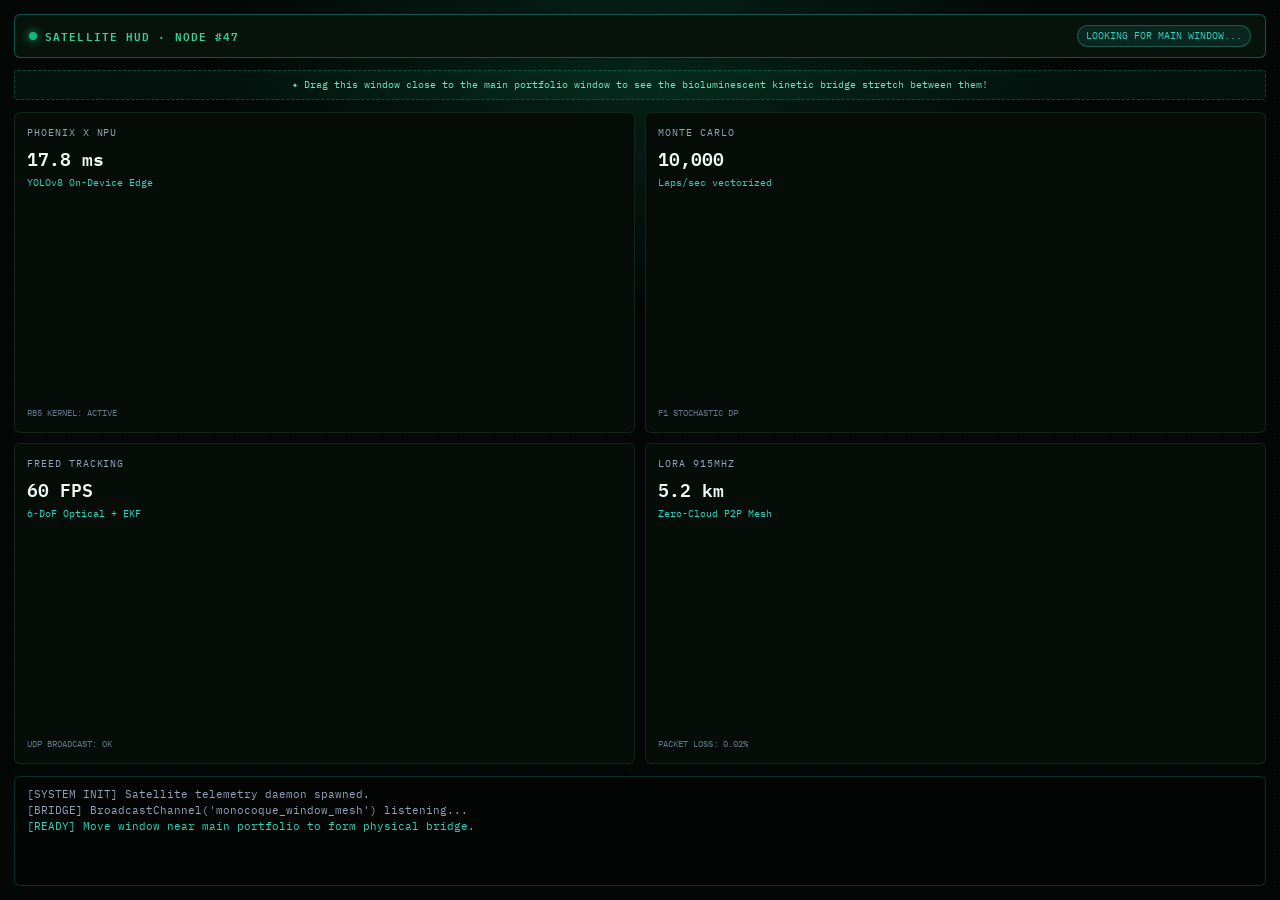
<file: satellite.html>
<!DOCTYPE html>
<html lang="en">
<head>
  <meta charset="UTF-8" />
  <meta name="viewport" content="width=device-width, initial-scale=1.0" />
  <title>Satellite HUD — Justin Mathew</title>
  <link rel="icon" type="image/svg+xml" href="favicon.svg">
  <link rel="icon" type="image/png" sizes="32x32" href="favicon-32x32.png">
  <link rel="icon" type="image/png" sizes="16x16" href="favicon-16x16.png">
  <link rel="apple-touch-icon" sizes="180x180" href="apple-touch-icon.png">
  <link rel="manifest" href="site.webmanifest">
  <link rel="preconnect" href="https://fonts.googleapis.com" />
  <link rel="preconnect" href="https://fonts.gstatic.com" crossorigin />
  <link href="https://fonts.googleapis.com/css2?family=IBM+Plex+Mono:wght@300;400;500;600&family=DM+Serif+Display&display=swap" rel="stylesheet" />
  <link rel="stylesheet" href="styles.css" />
  <style>
    body {
      background: #030705;
      color: #e2e8f0;
      font-family: var(--font-mono);
      margin: 0;
      padding: 0;
      overflow: hidden;
      width: 100vw;
      height: 100vh;
      user-select: none;
    }

    #cross-window-canvas {
      position: fixed;
      inset: 0;
      width: 100%;
      height: 100%;
      pointer-events: none;
      z-index: 100;
    }

    .hud-container {
      display: flex;
      flex-direction: column;
      height: 100vh;
      box-sizing: border-box;
      padding: 14px;
      gap: 12px;
      position: relative;
      z-index: 1;
    }

    .hud-header {
      background: #08120c;
      border: 1px solid rgba(45, 212, 191, 0.35);
      border-radius: 6px;
      padding: 10px 14px;
      display: flex;
      align-items: center;
      justify-content: space-between;
    }

    .hud-title {
      font-size: 11px;
      letter-spacing: 0.1em;
      color: #34d399;
      font-weight: 600;
      display: flex;
      align-items: center;
      gap: 8px;
    }

    .hud-status-dot {
      width: 8px;
      height: 8px;
      background: #10b981;
      border-radius: 50%;
      box-shadow: 0 0 10px #10b981;
      animation: pulse 1.8s infinite;
    }

    .hud-mesh-status {
      font-size: 10px;
      padding: 2px 8px;
      border-radius: 12px;
      background: rgba(45, 212, 191, 0.1);
      border: 1px solid rgba(45, 212, 191, 0.3);
      color: #2dd4bf;
    }

    .hud-mesh-status.connected {
      background: rgba(16, 185, 129, 0.15);
      border-color: #10b981;
      color: #34d399;
    }

    .hud-grid {
      display: grid;
      grid-template-columns: 1fr 1fr;
      gap: 10px;
      flex: 1;
    }

    .hud-card {
      background: #060d09;
      border: 1px solid rgba(20, 39, 28, 0.9);
      border-radius: 6px;
      padding: 12px;
      display: flex;
      flex-direction: column;
      justify-content: space-between;
      position: relative;
      overflow: hidden;
    }

    .hud-card-label {
      font-size: 9.5px;
      color: #94a3b8;
      letter-spacing: 0.1em;
      text-transform: uppercase;
      margin-bottom: 4px;
    }

    .hud-card-val {
      font-size: 18px;
      font-weight: 600;
      color: #f0fdf4;
      font-family: var(--font-mono);
    }

    .hud-card-sub {
      font-size: 10px;
      color: #2dd4bf;
      margin-top: 2px;
    }

    .hud-console-log {
      background: #020504;
      border: 1px solid rgba(45, 212, 191, 0.2);
      border-radius: 6px;
      padding: 10px 12px;
      font-size: 10.5px;
      line-height: 1.5;
      color: #94a3b8;
      height: 110px;
      overflow-y: auto;
    }

    .hud-bridge-hint {
      font-size: 10px;
      color: #6ee7b7;
      text-align: center;
      background: rgba(16, 185, 129, 0.06);
      border: 1px dashed rgba(16, 185, 129, 0.35);
      padding: 6px;
      border-radius: 4px;
    }
  </style>
</head>
<body>
  <canvas id="cross-window-canvas"></canvas>

  <div class="hud-container">
    <div class="hud-header">
      <div class="hud-title">
        <span class="hud-status-dot"></span>
        SATELLITE HUD · NODE #47
      </div>
      <div id="mesh-badge" class="hud-mesh-status">LOOKING FOR MAIN WINDOW...</div>
    </div>

    <div class="hud-bridge-hint">
      ✦ Drag this window close to the main portfolio window to see the bioluminescent kinetic bridge stretch between them!
    </div>

    <div class="hud-grid">
      <div class="hud-card">
        <div>
          <div class="hud-card-label">PHOENIX X NPU</div>
          <div class="hud-card-val" id="val-npu">17.8 ms</div>
          <div class="hud-card-sub">YOLOv8 On-Device Edge</div>
        </div>
        <div style="font-size:9px;color:#64748b;">RB5 KERNEL: ACTIVE</div>
      </div>

      <div class="hud-card">
        <div>
          <div class="hud-card-label">MONTE CARLO</div>
          <div class="hud-card-val" id="val-mc">10,000</div>
          <div class="hud-card-sub">Laps/sec vectorized</div>
        </div>
        <div style="font-size:9px;color:#64748b;">F1 STOCHASTIC DP</div>
      </div>

      <div class="hud-card">
        <div>
          <div class="hud-card-label">FREED TRACKING</div>
          <div class="hud-card-val" id="val-cam">60 FPS</div>
          <div class="hud-card-sub">6-DoF Optical + EKF</div>
        </div>
        <div style="font-size:9px;color:#64748b;">UDP BROADCAST: OK</div>
      </div>

      <div class="hud-card">
        <div>
          <div class="hud-card-label">LORA 915MHZ</div>
          <div class="hud-card-val" id="val-lora">5.2 km</div>
          <div class="hud-card-sub">Zero-Cloud P2P Mesh</div>
        </div>
        <div style="font-size:9px;color:#64748b;">PACKET LOSS: 0.02%</div>
      </div>
    </div>

    <div class="hud-console-log" id="hud-log">
      <div>[SYSTEM INIT] Satellite telemetry daemon spawned.</div>
      <div>[BRIDGE] BroadcastChannel('monocoque_window_mesh') listening...</div>
      <div style="color:#2dd4bf;">[READY] Move window near main portfolio to form physical bridge.</div>
    </div>
  </div>

  <script>
    // CROSS-WINDOW KINETIC ELASTICITY
    const channel = new BroadcastChannel('monocoque_window_mesh');
    const canvas = document.getElementById('cross-window-canvas');
    const ctx = canvas.getContext('2d');
    const meshBadge = document.getElementById('mesh-badge');
    const hudLog = document.getElementById('hud-log');

    function resizeCanvas() {
      canvas.width = window.innerWidth;
      canvas.height = window.innerHeight;
    }
    window.addEventListener('resize', resizeCanvas);
    resizeCanvas();

    let parentWindowPos = null;
    let lastMsgTime = 0;
    let particles = [];

    // Broadcast our desktop screen coordinates
    function broadcastPosition() {
      channel.postMessage({
        type: 'window_pos',
        sender: 'satellite',
        x: window.screenX,
        y: window.screenY,
        w: window.outerWidth,
        h: window.outerHeight,
        time: Date.now()
      });
    }

    channel.onmessage = (e) => {
      if (e.data && e.data.type === 'window_pos' && e.data.sender === 'main') {
        parentWindowPos = e.data;
        lastMsgTime = Date.now();
        if (meshBadge) {
          meshBadge.textContent = 'LINKED TO MAIN DESKTOP';
          meshBadge.classList.add('connected');
        }
      }
    };

    // Particles for snap splatter
    function triggerSnapSplatter(x, y) {
      for (let i = 0; i < 35; i++) {
        const angle = Math.random() * Math.PI * 2;
        const spd = Math.random() * 8 + 2;
        particles.push({
          x: x,
          y: y,
          vx: Math.cos(angle) * spd,
          vy: Math.sin(angle) * spd,
          life: 1.0,
          color: Math.random() > 0.5 ? '#10b981' : '#2dd4bf'
        });
      }
    }

    let wasConnected = false;

    function renderBridge() {
      ctx.clearRect(0, 0, canvas.width, canvas.height);

      // Check timeout
      const isAlive = parentWindowPos && (Date.now() - lastMsgTime < 1500);

      if (isAlive) {
        // Calculate center-to-center vector in desktop space
        const myCenterX = window.screenX + window.outerWidth / 2;
        const myCenterY = window.screenY + window.outerHeight / 2;
        const otherCenterX = parentWindowPos.x + parentWindowPos.w / 2;
        const otherCenterY = parentWindowPos.y + parentWindowPos.h / 2;

        const dx = otherCenterX - myCenterX;
        const dy = otherCenterY - myCenterY;
        const dist = Math.hypot(dx, dy);

        // Maximum desktop reach
        const maxDist = 720;

        if (dist < maxDist) {
          wasConnected = true;

          // Target point on this window's edge facing other window
          const angle = Math.atan2(dy, dx);
          const startX = canvas.width / 2 + Math.cos(angle) * (canvas.width / 2.2);
          const startY = canvas.height / 2 + Math.sin(angle) * (canvas.height / 2.2);

          // Projected point towards other window
          const reach = Math.max(1.0 - (dist / maxDist), 0.1);
          const endX = startX + Math.cos(angle) * (reach * 260);
          const endY = startY + Math.sin(angle) * (reach * 260);

          // Draw gooey bioluminescent metaball bridge
          const thickness = 22 * reach;
          ctx.save();
          ctx.beginPath();
          ctx.moveTo(startX, startY);
          ctx.lineTo(endX, endY);
          ctx.lineWidth = thickness;
          ctx.lineCap = 'round';
          ctx.strokeStyle = '#10b981';
          ctx.shadowColor = '#34d399';
          ctx.shadowBlur = 24;
          ctx.stroke();

          // Core filament
          ctx.beginPath();
          ctx.moveTo(startX, startY);
          ctx.lineTo(endX, endY);
          ctx.lineWidth = thickness * 0.45;
          ctx.strokeStyle = '#f0fdf4';
          ctx.shadowColor = '#2dd4bf';
          ctx.shadowBlur = 10;
          ctx.stroke();

          // Organic pulse nodes
          const pNorm = (Math.sin(Date.now() * 0.006) + 1) / 2;
          const nodeX = startX + (endX - startX) * pNorm;
          const nodeY = startY + (endY - startY) * pNorm;
          ctx.beginPath();
          ctx.arc(nodeX, nodeY, thickness * 0.65, 0, Math.PI * 2);
          ctx.fillStyle = '#34d399';
          ctx.shadowBlur = 18;
          ctx.fill();

          ctx.restore();
        } else if (wasConnected) {
          // Snap event!
          wasConnected = false;
          const angle = Math.atan2(dy, dx);
          const snapX = canvas.width / 2 + Math.cos(angle) * (canvas.width / 2.2);
          const snapY = canvas.height / 2 + Math.sin(angle) * (canvas.height / 2.2);
          triggerSnapSplatter(snapX, snapY);
          if (hudLog) {
            const row = document.createElement('div');
            row.style.color = '#ff5f56';
            row.textContent = `[SNAP] Bridge pulled beyond threshold (${Math.round(dist)}px). Elastic link severed.`;
            hudLog.appendChild(row);
            hudLog.scrollTop = hudLog.scrollHeight;
          }
        }
      } else {
        if (meshBadge && meshBadge.classList.contains('connected')) {
          meshBadge.textContent = 'SIGNAL LOST';
          meshBadge.classList.remove('connected');
        }
      }

      // Render particle splatter
      for (let i = particles.length - 1; i >= 0; i--) {
        const p = particles[i];
        p.x += p.vx;
        p.y += p.vy;
        p.vx *= 0.94;
        p.vy *= 0.94;
        p.life -= 0.025;

        if (p.life <= 0) {
          particles.splice(i, 1);
        } else {
          ctx.save();
          ctx.beginPath();
          ctx.arc(p.x, p.y, 3 * p.life, 0, Math.PI * 2);
          ctx.fillStyle = p.color;
          ctx.globalAlpha = p.life;
          ctx.shadowColor = p.color;
          ctx.shadowBlur = 10;
          ctx.fill();
          ctx.restore();
        }
      }

      broadcastPosition();
      requestAnimationFrame(renderBridge);
    }

    renderBridge();

    // Live fluctuating numbers for high-tech HUD immersion
    setInterval(() => {
      const npu = document.getElementById('val-npu');
      if (npu) npu.textContent = (16.8 + Math.random() * 2.2).toFixed(1) + ' ms';
      const mc = document.getElementById('val-mc');
      if (mc) mc.textContent = (10000 + Math.floor(Math.random() * 800)).toLocaleString();
    }, 1800);
  </script>
</body>
</html>
</file>
<file: styles.css>
/* ═══════════════════════════════════════════════════════════════
   JUSTIN MATHEW — SHARED DESIGN SYSTEM  v2.0
   Premium Warm Gold palette · Dark-first · .light class for light
   Fonts: DM Serif Display · Libre Baskerville · IBM Plex Mono
   Google Fonts link (add to every <head>):
   https://fonts.googleapis.com/css2?family=DM+Serif+Display:ital@0;1
   &family=Libre+Baskerville:ital,wght@0,400;0,700;1,400
   &family=IBM+Plex+Mono:wght@300;400;500&display=swap
═══════════════════════════════════════════════════════════════ */

/* ──────────────────────────────────────────────────────────────
   DESIGN TOKENS — DARK MODE (Pure Primeval Nature & Pine)
────────────────────────────────────────────────────────────── */
:root {
  /* Backgrounds: Deep Midnight Pine Void (Richer, darker, high contrast) */
  --bg:          #030705;
  --surface:     #08120c;
  --surface-2:   #0d1d13;

  /* Borders: Deep Spruce & Pine Slate */
  --border:      #14271c;
  --border-2:    #0f2016;

  /* Text: Clean Mist & Crisp Mountain Pine (High-Legibility, Zero Murky Grey) */
  --text:        #f4fbf6;              /* Ultra-clean luminous white mist */
  --sub:         #cde2d6;              /* Crisp high-contrast sage mint (8.8:1 contrast against #030705) */
  --faint:       #a3c7b2;              /* Bright legible label pine (6.4:1 contrast) */
  --muted:       #7da88f;              /* Clear meta text (4.8:1 contrast) */

  /* Pure Nature Palette: Deep Pine, Emerald & Alpine Glacier */
  --nature:      #10b981;              /* Primary Accent: Emerald Forest */
  --nature-hi:   #34d399;              /* Hover Accent: Fresh Spring Sprout */
  --nature-dim:  #047857;              /* Deep Pine */
  --nature-glow: rgba(16, 185, 129, 0.16);
  --glacier:     #2dd4bf;              /* Mountain Glacier Teal */
  --sprout:      #4ade80;              /* Morning Sprout */

  /* Aliases pointing to pure Nature tokens */
  --gold:        var(--nature);
  --gold-hi:     var(--nature-hi);
  --gold-dim:    var(--nature-dim);
  --gold-glow:   var(--nature-glow);

  /* Status colours (Pure Botanical) */
  --thinking:    #2dd4bf;
  --exploring:   #4ade80;
  --building:    #10b981;
  --dropped:     #6b7280;

  /* Fonts */
  --font-display: 'DM Serif Display', Georgia, serif;
  --font-serif:   'Libre Baskerville', Georgia, serif;
  --font-mono:    'IBM Plex Mono', monospace;

  /* Layout */
  --section-gap: 120px;
  --radius:       2px;
  --nav-h:        58px;
  --max-w:        980px;
  --pad-x:        36px;
}

/* ──────────────────────────────────────────────────────────────
   DESIGN TOKENS — LIGHT MODE (High-Contrast Alpine Alabaster & Forest Ink)
────────────────────────────────────────────────────────────── */
html.light,
body.light {
  /* Backgrounds: Pristine Light Canvas with Crisp White Surfaces */
  --bg:          #f7faf8;              /* Clean, crisp, luminous background */
  --surface:     #ffffff;              /* True crisp white cards for maximum contrast */
  --surface-2:   #edf4ef;              /* Soft secondary surface for insets & chips */

  /* Borders: Defined, crisp boundaries (Strong visible contrast) */
  --border:      #8db89b;
  --border-2:    #76a786;

  /* Text: Deep Carbon Pine (WCAG AAA High Contrast, Zero Pale Washed-Out Ink) */
  --text:        #041209;              /* Maximum dark carbon pine (>17:1 contrast ratio) */
  --sub:         #0a2414;              /* Deep solid pine (>13:1 contrast ratio) */
  --faint:       #143820;              /* Dark legible pine labels (>9:1 contrast ratio) */
  --muted:       #204c2e;              /* Clear metadata (>7:1 contrast ratio) */

  /* High-Contrast Nature Palette */
  --nature:      #047857;              /* Deep vivid emerald */
  --nature-hi:   #065f46;              /* Deep pine evergreen on hover */
  --nature-dim:  #022c22;              /* Deep Ancient Pine */
  --nature-glow: rgba(4, 120, 87, 0.14);
  --glacier:     #0f766e;
  --sprout:      #15803d;
  --gold:        #047857;
  --gold-hi:     #065f46;
  --gold-dim:    #022c22;
  --gold-glow:   rgba(4, 120, 87, 0.14);

  /* Status colours in Light Mode */
  --thinking:    #0284c7;              /* Clear Cerulean Sky */
  --exploring:   #15803d;              /* Rich Leaf Green */
  --building:    #047857;              /* Deep Pine Emerald */
  --dropped:     #4b5563;              /* Deep Steel Grey */
}

/* ──────────────────────────────────────────────────────────────
   RESET
────────────────────────────────────────────────────────────── */
*, *::before, *::after { box-sizing: border-box; margin: 0; padding: 0; }
html                   { scroll-behavior: smooth; overflow-x: hidden; }
img                    { max-width: 100%; height: auto; }

/* ──────────────────────────────────────────────────────────────
   BASE BODY
────────────────────────────────────────────────────────────── */
body {
  background:  var(--bg);
  color:       var(--text);
  font-family: var(--font-mono);
  font-size:   14px;
  line-height: 1.6;
  min-height:  100vh;
  overflow-x:  hidden;
  transition:  background 0.35s, color 0.35s;
}

a { color: inherit; text-decoration: none; }

/* ── Dot-grid global background ── */
body::before {
  content: '';
  position: fixed;
  inset: 0;
  background-image: radial-gradient(circle, #102416 1.1px, transparent 1.1px);
  background-size: 28px 28px;
  opacity: 0.35;
  pointer-events: none;
  z-index: 0;
}

body.light::before {
  background-image: radial-gradient(circle, #bcd1c1 1px, transparent 1px);
  opacity: 0.30;
}

/* ── Ambient nature glow at top ── */
body::after {
  content: '';
  position: fixed;
  top: -20vh;
  left: 50%;
  transform: translateX(-50%);
  width: 70vw;
  height: 55vh;
  background: radial-gradient(ellipse at center, var(--gold-glow) 0%, transparent 70%);
  pointer-events: none;
  z-index: 0;
}

/* ──────────────────────────────────────────────────────────────
   LAYOUT HELPERS
────────────────────────────────────────────────────────────── */
.wrap {
  position: relative;
  z-index: 1;
  max-width: var(--max-w);
  margin: 0 auto;
  padding: 0 var(--pad-x);
}

section { padding: var(--section-gap) 0; }

/* ──────────────────────────────────────────────────────────────
   NAVIGATION
────────────────────────────────────────────────────────────── */
nav.site-nav,
body > nav {
  position: fixed;
  top: 0; left: 0; right: 0;
  z-index: 200;
  border-bottom: 1px solid var(--border);
  background: rgba(3, 7, 5, 0.90);
  backdrop-filter: blur(16px);
  -webkit-backdrop-filter: blur(16px);
  transition: background 0.35s, border-color 0.35s;
}

body.light nav.site-nav,
body.light body > nav {
  background: rgba(247, 250, 248, 0.95);
  border-bottom: 1px solid var(--border);
}

.nav-inner {
  max-width: 1200px;
  margin: 0 auto;
  padding: 0 var(--pad-x);
  height: var(--nav-h);
  display: flex;
  align-items: center;
  justify-content: space-between;
  gap: 12px;
  flex-wrap: nowrap;
}

.nav-logo {
  font-family: var(--font-display);
  font-size: 19px;
  color: var(--gold);
  letter-spacing: 0.01em;
  flex-shrink: 0;
  transition: color 0.2s;
  white-space: nowrap;
}

.nav-logo:hover { color: var(--gold-hi); }

.nav-links {
  display: flex;
  gap: 18px;
  list-style: none;
  align-items: center;
  flex-wrap: nowrap;
  white-space: nowrap;
}

.nav-links li {
  white-space: nowrap;
}

.nav-links a {
  color: var(--sub);
  font-family: var(--font-mono);
  font-size: 11px;
  letter-spacing: 0.08em;
  text-transform: uppercase;
  transition: color 0.2s;
  white-space: nowrap;
  display: inline-block;
}

.nav-links a:hover,
.nav-links a.active { color: var(--gold); }

/* Theme toggle button */
#theme-btn {
  background: none;
  border: 1px solid var(--border);
  color: var(--text);
  font-size: 14px;
  width: 34px;
  height: 34px;
  cursor: pointer;
  border-radius: 50%;
  display: flex;
  align-items: center;
  justify-content: center;
  flex-shrink: 0;
  transition: border-color 0.25s, transform 0.25s, color 0.25s;
}

#theme-btn:hover {
  border-color: var(--gold);
  color: var(--gold);
  transform: rotate(20deg);
}

/* ──────────────────────────────────────────────────────────────
   BUTTONS
────────────────────────────────────────────────────────────── */
.btn {
  display: inline-flex;
  align-items: center;
  gap: 8px;
  padding: 12px 26px;
  font-family: var(--font-mono);
  font-size: 11px;
  letter-spacing: 0.1em;
  text-transform: uppercase;
  cursor: pointer;
  border: none;
  border-radius: var(--radius);
  transition: all 0.22s;
}

.btn svg { width: 14px; height: 14px; flex-shrink: 0; }

/* Filled primary (Nature Emerald) */
.btn-primary {
  background: var(--nature);
  color: #021208;
  font-weight: 700;
  border: 1.5px solid var(--nature);
  box-shadow: 0 4px 18px rgba(16, 185, 129, 0.35);
}

body.light .btn-primary {
  background: #047857;
  color: #ffffff;
  font-weight: 700;
  border: 1.5px solid #047857;
  box-shadow: 0 4px 16px rgba(4, 120, 87, 0.3);
}

.btn-primary:hover {
  background: var(--nature-hi);
  border-color: var(--nature-hi);
  color: #021208;
  transform: translateY(-2px);
  box-shadow: 0 8px 24px rgba(16, 185, 129, 0.45);
}

body.light .btn-primary:hover {
  background: #065f46;
  border-color: #065f46;
  color: #ffffff;
  box-shadow: 0 8px 24px rgba(4, 120, 87, 0.35);
}

/* Ghost with border */
.btn-ghost {
  background: rgba(255, 255, 255, 0.05);
  border: 1.5px solid rgba(255, 255, 255, 0.28);
  color: #f4fbf6;
  font-weight: 600;
}

.btn-ghost:hover {
  background: rgba(16, 185, 129, 0.12);
  border-color: var(--nature);
  color: var(--nature-hi);
  transform: translateY(-2px);
  box-shadow: 0 6px 20px rgba(16, 185, 129, 0.25);
}

body.light .btn-ghost {
  border: 1.5px solid #06150b;
  color: #041209;
  background: #ffffff;
  font-weight: 700;
  box-shadow: 0 2px 8px rgba(0, 0, 0, 0.06);
}

body.light .btn-ghost:hover {
  border-color: #047857;
  color: #ffffff;
  background: #047857;
  transform: translateY(-2px);
  box-shadow: 0 6px 20px rgba(4, 120, 87, 0.25);
}

/* Outlined nature */
.btn-outline {
  background: transparent;
  border: 1.5px solid var(--nature);
  color: var(--nature);
  font-weight: 600;
}

.btn-outline:hover {
  background: var(--nature);
  color: #021208;
  font-weight: 700;
}

body.light .btn-outline {
  border: 1.5px solid #047857;
  color: #047857;
  font-weight: 700;
  background: #ffffff;
}

body.light .btn-outline:hover {
  background: #047857;
  color: #ffffff;
}

/* Terminal button */
.btn-terminal {
  background: rgba(16, 185, 129, 0.14);
  border: 1.5px solid rgba(16, 185, 129, 0.55);
  color: #34d399;
  font-weight: 700;
}

body.light .btn-terminal {
  background: #e6f6ec;
  border: 1.5px solid #047857;
  color: #047857;
  font-weight: 700;
  box-shadow: 0 2px 10px rgba(4, 120, 87, 0.15);
}

.btn-terminal:hover {
  background: rgba(16, 185, 129, 0.24);
  border-color: var(--nature-hi);
  color: #ffffff;
  transform: translateY(-2px);
  box-shadow: 0 6px 20px rgba(16, 185, 129, 0.35);
}

body.light .btn-terminal:hover {
  background: #047857;
  border-color: #047857;
  color: #ffffff;
  transform: translateY(-2px);
  box-shadow: 0 6px 20px rgba(4, 120, 87, 0.3);
}

.terminal-dot {
  display: inline-block;
  width: 7px;
  height: 7px;
  border-radius: 50%;
  background: var(--nature);
  margin-right: 6px;
  animation: pulse 2s infinite;
}

/* ──────────────────────────────────────────────────────────────
   TYPOGRAPHY UTILITIES
────────────────────────────────────────────────────────────── */
.section-label {
  display: flex;
  align-items: center;
  gap: 8px;
  font-family: var(--font-mono);
  font-size: 11px;
  font-weight: 500;
  letter-spacing: 0.12em;
  text-transform: uppercase;
  color: var(--gold);
  margin-bottom: 12px;
  width: fit-content;
}

.section-label::before {
  content: '';
  display: inline-block;
  width: 6px;
  height: 6px;
  border-radius: 50%;
  background: var(--gold);
  box-shadow: 0 0 6px var(--gold);
  flex-shrink: 0;
}

body.light .section-label {
  color: #047857;
  font-weight: 600;
}

body.light .section-label::before {
  background: #047857;
  box-shadow: 0 0 6px rgba(4, 120, 87, 0.4);
}

.section-title {
  display: block;
  width: 100%;
  font-family: var(--font-display);
  font-size: clamp(34px, 5vw, 58px);
  font-weight: 400;
  line-height: 1.06;
  letter-spacing: -0.01em;
  color: var(--text);
  margin-bottom: 14px;
}

.section-title em {
  font-style: italic;
  color: var(--gold);
}

.section-subtitle {
  font-family: var(--font-serif);
  font-size: 15px;
  line-height: 1.8;
  color: var(--sub);
  max-width: 520px;
}

/* Blinking cursor */
.cursor {
  display: inline-block;
  width: 3px;
  height: 0.75em;
  background: var(--gold);
  vertical-align: middle;
  margin-left: 4px;
  animation: blink 1.1s step-end infinite;
}

/* ──────────────────────────────────────────────────────────────
   STATUS PILLS (Ideas Lab / Portfolio)
────────────────────────────────────────────────────────────── */
.status-tag {
  display: inline-flex;
  align-items: center;
  gap: 5px;
  padding: 3px 10px;
  border-radius: var(--radius);
  font-size: 10px;
  font-family: var(--font-mono);
  letter-spacing: 0.1em;
  text-transform: uppercase;
  flex-shrink: 0;
}

.status-tag::before {
  content: '';
  width: 5px;
  height: 5px;
  border-radius: 50%;
  background: currentColor;
}

.status-thinking  { background: rgba(110, 173, 212, 0.12); color: var(--thinking); }
.status-exploring { background: rgba(184, 150, 232, 0.12); color: var(--exploring); }
.status-building  { background: rgba(95, 212, 160, 0.12);  color: var(--building); }
.status-dropped   { background: rgba(196, 116, 116, 0.12); color: var(--dropped); }

/* ──────────────────────────────────────────────────────────────
   FORM ELEMENTS
────────────────────────────────────────────────────────────── */
label {
  font-size: 10px;
  letter-spacing: 0.12em;
  text-transform: uppercase;
  color: var(--faint);
}

input, textarea, select {
  background: var(--surface);
  border: 1px solid var(--border);
  color: var(--text);
  font-family: var(--font-mono);
  font-size: 13px;
  padding: 12px 14px;
  width: 100%;
  outline: none;
  border-radius: var(--radius);
  transition: border-color 0.22s, box-shadow 0.22s;
  appearance: none;
  -webkit-appearance: none;
  caret-color: var(--gold);
}

input::placeholder,
textarea::placeholder { color: var(--muted); }

input:focus,
textarea:focus,
select:focus {
  border-color: var(--gold);
  box-shadow: 0 0 0 3px var(--gold-glow);
}

textarea { resize: vertical; min-height: 120px; }

select {
  cursor: pointer;
  background-image: url("data:image/svg+xml,%3Csvg xmlns='http://www.w3.org/2000/svg' width='10' height='6'%3E%3Cpath d='M0 0l5 6 5-6z' fill='%238c8983'/%3E%3C/svg%3E");
  background-repeat: no-repeat;
  background-position: right 14px center;
  padding-right: 36px;
}

/* ──────────────────────────────────────────────────────────────
   KEYFRAMES
────────────────────────────────────────────────────────────── */
@keyframes fadeUp {
  from { opacity: 0; transform: translateY(20px); }
  to   { opacity: 1; transform: translateY(0); }
}

@keyframes pulse {
  0%, 100% { opacity: 1;   transform: scale(1); }
  50%       { opacity: 0.5; transform: scale(0.7); }
}

@keyframes blink {
  50% { opacity: 0; }
}

@keyframes scrollDrop {
  0%, 100% { opacity: 0.3; }
  50%       { opacity: 1; }
}

@keyframes sweepLine {
  0%,100% { width: 52px; opacity: 0.5; }
  50%     { width: 72px; opacity: 1; }
}

/* ── Staggered hero entry ── */
.anim { opacity: 0; animation: fadeUp 0.5s ease forwards; }
.anim-1 { animation-delay: 0.05s; }
.anim-2 { animation-delay: 0.12s; }
.anim-3 { animation-delay: 0.19s; }
.anim-4 { animation-delay: 0.26s; }
.anim-5 { animation-delay: 0.33s; }
.anim-6 { animation-delay: 0.40s; }
.anim-7 { animation-delay: 0.47s; }
.anim-8 { animation-delay: 0.54s; }

/* ── Scroll-triggered reveal ── */
.reveal {
  opacity: 0;
  transform: translateY(22px);
  transition: opacity 0.55s ease, transform 0.55s ease;
}

.reveal.visible      { opacity: 1; transform: translateY(0); }
.reveal-d1           { transition-delay: 0.05s; }
.reveal-d2           { transition-delay: 0.12s; }
.reveal-d3           { transition-delay: 0.19s; }
.reveal-d4           { transition-delay: 0.26s; }
.reveal-d5           { transition-delay: 0.33s; }

/* ──────────────────────────────────────────────────────────────
   SITE FOOTER
────────────────────────────────────────────────────────────── */
.site-footer {
  border-top: 1px solid var(--border);
  padding: 32px 0;
  position: relative;
  z-index: 1;
  background: var(--bg);
  transition: background 0.35s;
}

.footer-inner {
  max-width: var(--max-w);
  margin: 0 auto;
  padding: 0 var(--pad-x);
  display: flex;
  align-items: center;
  justify-content: space-between;
  flex-wrap: wrap;
  gap: 16px;
}

.footer-left {
  display: flex;
  align-items: center;
  gap: 18px;
}

.footer-logo {
  font-family: var(--font-display);
  font-size: 17px;
  color: var(--gold);
}

.footer-copy {
  font-size: 11px;
  color: var(--faint);
  letter-spacing: 0.04em;
}

.footer-nav {
  display: flex;
  gap: 22px;
}

.footer-nav a {
  font-size: 11px;
  color: var(--faint);
  letter-spacing: 0.06em;
  text-transform: uppercase;
  transition: color 0.2s;
}

.footer-nav a:hover { color: var(--gold); }

.back-top {
  font-size: 11px;
  color: var(--faint);
  letter-spacing: 0.08em;
  text-transform: uppercase;
  transition: color 0.2s;
  display: flex;
  align-items: center;
  gap: 6px;
}

.back-top:hover { color: var(--gold); }

/* ──────────────────────────────────────────────────────────────
   SCROLLBAR
────────────────────────────────────────────────────────────── */
::-webkit-scrollbar        { width: 3px; }
::-webkit-scrollbar-track  { background: var(--bg); }
::-webkit-scrollbar-thumb  { background: var(--gold-dim); }
::-webkit-scrollbar-thumb:hover { background: var(--gold); }

/* ──────────────────────────────────────────────────────────────
   RESPONSIVE GLOBALS & ULTRA-WIDE / LANDSCAPE OPTIMIZATIONS
────────────────────────────────────────────────────────────── */
.nav-hamburger {
  display: none;
  background: none;
  border: 1px solid var(--border);
  color: var(--text);
  padding: 6px 10px;
  font-size: 16px;
  cursor: pointer;
  border-radius: var(--radius);
  line-height: 1;
  transition: border-color 0.2s, color 0.2s;
}

.nav-hamburger:hover {
  border-color: var(--gold);
  color: var(--gold);
}

/* Wide Desktop Screens (1280px+) */
@media (min-width: 1280px) {
  :root {
    --max-w: 1220px;
    --pad-x: 48px;
    --section-gap: 140px;
  }
  .nav-inner {
    max-width: 1320px;
  }
}

/* Ultra-Wide Monitors & Landscape Displays (1600px+) */
@media (min-width: 1600px) {
  :root {
    --max-w: 1420px;
    --pad-x: 64px;
    --section-gap: 160px;
  }
  .nav-inner {
    max-width: 1540px;
  }
  body {
    font-size: 15px;
  }
}

/* 4K & Extreme Ultrawide Displays (2000px+) */
@media (min-width: 2000px) {
  :root {
    --max-w: 1680px;
    --pad-x: 80px;
  }
  .nav-inner {
    max-width: 1800px;
  }
}

@media (max-width: 1020px) {
  :root { --section-gap: 80px; --pad-x: 20px; }
  .nav-hamburger { display: block; }
  .nav-links {
    display: none;
    position: absolute;
    top: var(--nav-h);
    left: 0;
    right: 0;
    background: var(--surface);
    border-bottom: 1px solid var(--border);
    flex-direction: column;
    padding: 20px 24px;
    gap: 16px;
    box-shadow: 0 16px 36px rgba(0,0,0,0.5);
  }
  .nav-links.open {
    display: flex;
  }
  .footer-inner { flex-direction: column; align-items: flex-start; gap: 20px; }
  .footer-nav   { flex-wrap: wrap; gap: 14px; }
}

/* ──────────────────────────────────────────────────────────────
   CERTIFICATE LIGHTBOX MODAL
────────────────────────────────────────────────────────────── */
.cert-modal {
  display: none;
  position: fixed;
  inset: 0;
  z-index: 9999;
  background: rgba(8, 8, 7, 0.88);
  backdrop-filter: blur(12px);
  -webkit-backdrop-filter: blur(12px);
  align-items: center;
  justify-content: center;
  padding: 24px;
  opacity: 0;
  transition: opacity 0.25s ease;
}

.cert-modal.active {
  display: flex;
  opacity: 1;
}

.cert-modal-dialog {
  position: relative;
  max-width: 860px;
  width: 100%;
  background: var(--surface);
  border: 1px solid var(--border);
  border-radius: var(--radius);
  overflow: hidden;
  box-shadow: 0 24px 60px rgba(0,0,0,0.6);
  transform: scale(0.96);
  transition: transform 0.25s ease;
}

.cert-modal.active .cert-modal-dialog {
  transform: scale(1);
}

.cert-modal-header {
  display: flex;
  align-items: center;
  justify-content: space-between;
  padding: 14px 20px;
  border-bottom: 1px solid var(--border-2);
  background: var(--surface-2);
}

.cert-modal-title {
  font-family: var(--font-display);
  font-size: 16px;
  color: var(--text);
}

.cert-modal-close {
  background: none;
  border: 1px solid var(--border);
  color: var(--sub);
  width: 28px;
  height: 28px;
  border-radius: 50%;
  display: flex;
  align-items: center;
  justify-content: center;
  cursor: pointer;
  font-size: 14px;
  transition: all 0.2s;
}

.cert-modal-close:hover {
  border-color: var(--gold);
  color: var(--gold);
}

.cert-modal-body {
  padding: 16px;
  display: flex;
  align-items: center;
  justify-content: center;
  background: #000;
  max-height: 80vh;
  overflow: auto;
}

.cert-modal-img {
  max-width: 100%;
  max-height: 72vh;
  object-fit: contain;
  border-radius: 2px;
}

/* ──────────────────────────────────────────────────────────────
   INTERACTIVE TECH CONSOLE / TERMINAL DRAWER
────────────────────────────────────────────────────────────── */
.tech-terminal-trigger {
  display: inline-flex;
  align-items: center;
  gap: 8px;
  background: rgba(45, 212, 191, 0.08);
  border: 1px solid rgba(45, 212, 191, 0.3);
  color: var(--gold);
  font-family: var(--font-mono);
  font-size: 11px;
  padding: 6px 14px;
  border-radius: 20px;
  cursor: pointer;
  transition: all 0.2s ease;
  position: relative;
  z-index: 10;
}

.tech-terminal-trigger:hover {
  background: rgba(45, 212, 191, 0.16);
  border-color: var(--gold);
  box-shadow: 0 0 14px rgba(45, 212, 191, 0.25);
}

body.light .tech-terminal-trigger {
  background: rgba(13, 148, 136, 0.08);
  border: 1px solid rgba(13, 148, 136, 0.4);
  color: #047857;
  font-weight: 500;
}

body.light .tech-terminal-trigger:hover {
  background: rgba(13, 148, 136, 0.16);
  border-color: #064e3b;
  color: #064e3b;
}

.tech-terminal-modal {
  display: none;
  position: fixed;
  inset: 0;
  background: rgba(10, 10, 8, 0.88);
  backdrop-filter: blur(14px);
  -webkit-backdrop-filter: blur(14px);
  z-index: 10000;
  align-items: center;
  justify-content: center;
  padding: 20px;
}

.tech-terminal-modal.active {
  display: flex;
}

.tech-terminal-box {
  background: #080d0b;
  border: 1px solid rgba(45, 212, 191, 0.4);
  box-shadow: 0 25px 70px rgba(0, 0, 0, 0.85), 0 0 35px rgba(45, 212, 191, 0.12);
  border-radius: 8px;
  width: 100%;
  max-width: 920px;
  overflow: hidden;
  font-family: var(--font-mono);
  transition: all 0.25s ease;
  position: relative;
}

@media (min-width: 1400px) {
  .tech-terminal-box {
    max-width: 1080px;
  }
}

.tech-terminal-box.maximized {
  max-width: 96vw;
  height: 90vh;
}

.tech-terminal-box.maximized .tech-terminal-body {
  max-height: calc(90vh - 46px);
}

.tech-terminal-topbar {
  background: #0d1512;
  padding: 10px 16px;
  display: flex;
  align-items: center;
  justify-content: space-between;
  border-bottom: 1px solid rgba(45, 212, 191, 0.15);
  user-select: none;
}

.tech-terminal-dots {
  display: flex;
  gap: 8px;
}

.tech-term-dot {
  width: 12px;
  height: 12px;
  border-radius: 50%;
  display: inline-flex;
  align-items: center;
  justify-content: center;
  cursor: pointer;
  font-size: 8px;
  color: transparent;
  transition: transform 0.15s, opacity 0.15s;
}

.tech-term-dot:hover {
  transform: scale(1.1);
  color: rgba(0, 0, 0, 0.6);
}

.tech-term-dot.red { background: #ff5f56; border: 1px solid #e0443e; }
.tech-term-dot.yellow { background: #ffbd2e; border: 1px solid #dea123; }
.tech-term-dot.green { background: #27c93f; border: 1px solid #1aab29; }

.tech-terminal-title,
body.light .tech-terminal-title {
  color: #cbd5e1 !important;
  font-size: 11px;
  letter-spacing: 0.08em;
  display: flex;
  align-items: center;
  gap: 8px;
}

.tech-terminal-body,
body.light .tech-terminal-body {
  padding: 20px 22px;
  max-height: 520px;
  overflow-y: auto;
  color: #e2e8f0 !important;
  font-size: 12.5px;
  line-height: 1.65;
}

.tech-terminal-output {
  margin-bottom: 14px;
}

.tech-terminal-prompt-line {
  display: flex;
  align-items: center;
  gap: 8px;
  padding: 4px 0;
  background: transparent;
}

.tech-prompt-symbol {
  color: #2dd4bf;
  font-weight: 600;
  white-space: nowrap;
  flex-shrink: 0;
}

.tech-terminal-input,
input.tech-terminal-input,
body.light .tech-terminal-input {
  background: transparent !important;
  border: none !important;
  outline: none !important;
  box-shadow: none !important;
  padding: 0 !important;
  margin: 0 !important;
  color: #f0fdf4 !important;
  font-family: var(--font-mono) !important;
  font-size: 13px !important;
  line-height: 1.5 !important;
  width: 100% !important;
  caret-color: #2dd4bf !important;
}

.tech-terminal-input::placeholder,
body.light .tech-terminal-input::placeholder {
  color: rgba(255, 255, 255, 0.45) !important;
}

.tech-terminal-input:focus,
input.tech-terminal-input:focus {
  border: none !important;
  box-shadow: none !important;
  outline: none !important;
}

.system-spec-badge,
body.light .system-spec-badge {
  display: inline-flex;
  align-items: center;
  gap: 5px;
  background: rgba(45, 212, 191, 0.08) !important;
  border: 1px solid rgba(45, 212, 191, 0.35) !important;
  padding: 3px 8px;
  border-radius: 3px;
  font-size: 10.5px;
  color: #a7f3d0 !important;
  font-family: var(--font-mono);
}

/* Force light mode terminal child elements to never inherit dark-on-dark body colors */
body.light .tech-terminal-box [style*="color:var(--sub)"],
body.light .tech-terminal-box div[style*="color:var(--sub)"],
body.light .tech-terminal-box span[style*="color:var(--sub)"] {
  color: #cbd5e1 !important;
}

body.light .tech-terminal-box [style*="color:var(--faint)"],
body.light .tech-terminal-box div[style*="color:var(--faint)"],
body.light .tech-terminal-box span[style*="color:var(--faint)"] {
  color: #94a3b8 !important;
}

body.light .tech-terminal-box [style*="color:var(--nature)"],
body.light .tech-terminal-box div[style*="color:var(--nature)"],
body.light .tech-terminal-box span[style*="color:var(--nature)"],
body.light .tech-terminal-box a[style*="color:var(--nature)"] {
  color: #34d399 !important;
}

body.light .tech-terminal-box a {
  color: #2dd4bf !important;
}

/* ──────────────────────────────────────────────────────────────
   TERMINAL VIEWER VIEWPORT (Integrated Code / Markdown Viewer)
────────────────────────────────────────────────────────────── */
.term-viewport-overlay {
  display: none;
  position: absolute;
  inset: 0;
  background: rgba(4, 9, 7, 0.98) !important;
  backdrop-filter: blur(14px);
  -webkit-backdrop-filter: blur(14px);
  z-index: 10;
  flex-direction: column;
  animation: termFadeIn 0.2s cubic-bezier(0.16, 1, 0.3, 1);
}

.term-viewport-overlay.active {
  display: flex;
}

@keyframes termFadeIn {
  from { opacity: 0; transform: translateY(6px); }
  to { opacity: 1; transform: translateY(0); }
}

.term-viewport-header {
  background: #0d1713 !important;
  border-bottom: 1px solid rgba(45, 212, 191, 0.25) !important;
  padding: 10px 16px;
  display: flex;
  align-items: center;
  justify-content: space-between;
  gap: 12px;
}

.term-viewport-title-wrap {
  display: flex;
  align-items: center;
  gap: 10px;
  font-size: 12px;
  color: #f0f7f2;
}

.term-viewport-filename {
  color: #34d399 !important;
  font-weight: 600;
  letter-spacing: 0.04em;
}

.term-viewport-meta,
body.light .term-viewport-meta {
  color: #94a3b8 !important;
  font-size: 11px;
}

.term-viewport-actions {
  display: flex;
  align-items: center;
  gap: 8px;
}

.term-viewport-btn,
body.light .term-viewport-btn {
  background: rgba(255, 255, 255, 0.08) !important;
  border: 1px solid rgba(45, 212, 191, 0.35) !important;
  color: #e2e8f0 !important;
  font-family: var(--font-mono);
  font-size: 11px;
  padding: 4px 10px;
  border-radius: 3px;
  cursor: pointer;
  transition: all 0.18s;
  display: inline-flex;
  align-items: center;
  gap: 6px;
}

.term-viewport-btn:hover,
body.light .term-viewport-btn:hover {
  background: rgba(16, 185, 129, 0.25) !important;
  color: #ffffff !important;
  border-color: #34d399 !important;
}

.term-viewport-btn.close {
  background: rgba(239, 68, 68, 0.15);
  border-color: rgba(239, 68, 68, 0.4);
  color: #fca5a5;
}

.term-viewport-btn.close:hover {
  background: #ef4444;
  color: #fff;
}

.term-viewport-content {
  flex: 1;
  overflow-y: auto;
  padding: 24px 28px;
  font-family: var(--font-mono);
  font-size: 13px;
  line-height: 1.7;
  color: #d1e3d7;
  user-select: text;
}

.term-viewport-content pre {
  margin: 0;
  white-space: pre-wrap;
  word-break: break-word;
  font-family: inherit;
  font-size: inherit;
  color: inherit;
}

.term-viewport-content h1, 
.term-viewport-content h2, 
.term-viewport-content h3 {
  color: #ffffff;
  font-family: var(--font-display);
  font-weight: 400;
  margin: 18px 0 10px;
  letter-spacing: 0.02em;
}

.term-viewport-content h1 { font-size: 22px; color: var(--nature); border-bottom: 1px solid rgba(45,212,191,0.2); padding-bottom: 8px; }
.term-viewport-content h2 { font-size: 18px; color: #34d399; margin-top: 24px; }
.term-viewport-content h3 { font-size: 15px; color: #2dd4bf; }

.term-viewport-content p {
  margin: 8px 0;
  color: #c7ded0;
}

.term-viewport-content ul, 
.term-viewport-content ol {
  margin: 8px 0 16px 20px;
}

.term-viewport-content li {
  margin: 4px 0;
  color: #d1e3d7;
}

.term-viewport-content strong {
  color: #ffffff;
  font-weight: 600;
}

.term-viewport-content code {
  background: rgba(16, 185, 129, 0.14);
  color: #34d399;
  padding: 2px 6px;
  border-radius: 3px;
  font-size: 12px;
}

.term-viewport-content a {
  color: var(--nature);
  text-decoration: underline;
  text-underline-offset: 3px;
}

.term-viewport-content a:hover {
  color: var(--nature-hi);
}

.term-viewport-footer {
  background: #08120c;
  border-top: 1px solid rgba(45, 212, 191, 0.15);
  padding: 8px 16px;
  display: flex;
  align-items: center;
  justify-content: space-between;
  font-size: 11px;
  color: var(--faint);
}

/* ──────────────────────────────────────────────────────────────
   INTERACTIVE PRISM & CHROMATIC ABERRATION DESIGN SYSTEM
────────────────────────────────────────────────────────────── */
.prism-canvas-container {
  position: absolute;
  inset: 0;
  pointer-events: none;
  z-index: 0;
  overflow: hidden;
  opacity: 1.0;
}

.prism-canvas {
  width: 100%;
  height: 100%;
  display: block;
}

/* Perspective container for realistic 3D glass tilt */
.prism-perspective-wrap {
  perspective: 1200px;
}

/* Prism Card with multi-layered glassmorphism, dynamic spotlight and chromatic edge */
.prism-card,
.project-card.prism-card {
  --mouse-x: 50%;
  --mouse-y: 50%;
  --tilt-x: 0deg;
  --tilt-y: 0deg;
  --chroma-offset: 3px;
  position: relative;
  background: rgba(6, 14, 9, 0.94) !important;
  backdrop-filter: blur(24px) saturate(200%) !important;
  -webkit-backdrop-filter: blur(24px) saturate(200%) !important;
  border: 1px solid rgba(16, 185, 129, 0.28) !important;
  box-shadow: 
    0 22px 50px -10px rgba(0, 0, 0, 0.9),
    0 0 28px rgba(16, 185, 129, 0.08),
    inset 0 1px 0 rgba(255, 255, 255, 0.12),
    inset 0 -1px 0 rgba(0, 0, 0, 0.8);
  transform-style: preserve-3d;
  transform: perspective(1000px) rotateX(var(--tilt-x)) rotateY(var(--tilt-y)) !important;
  transition: transform 0.12s cubic-bezier(0.2, 0, 0.2, 1), border-color 0.25s, box-shadow 0.25s;
  overflow: visible;
}

body.light .prism-card,
body.light .project-card.prism-card {
  background: #ffffff !important;
  border: 1px solid #cce0d3 !important;
  box-shadow: 
    0 14px 34px -8px rgba(0, 0, 0, 0.06),
    0 2px 8px rgba(4, 120, 87, 0.04),
    inset 0 1px 0 #ffffff !important;
}

/* 1. Dynamic Cursor Spotlight (Nature Dew / Forest Canopy Light Cone) */
.prism-card::before,
.project-card.prism-card::before {
  content: '';
  position: absolute;
  inset: 0;
  border-radius: inherit;
  background: radial-gradient(
    800px circle at var(--mouse-x, 50%) var(--mouse-y, 50%), 
    rgba(16, 185, 129, 0.26) 0%,
    rgba(45, 212, 191, 0.16) 28%,
    rgba(74, 222, 128, 0.08) 50%,
    transparent 70%
  );
  pointer-events: none;
  z-index: 1;
  transition: opacity 0.25s ease;
  opacity: 0.9;
}

body.light .prism-card::before,
body.light .project-card.prism-card::before {
  background: radial-gradient(
    800px circle at var(--mouse-x, 50%) var(--mouse-y, 50%), 
    rgba(4, 120, 87, 0.06) 0%,
    transparent 65%
  );
}

.prism-card:hover::before,
.project-card.prism-card:hover::before {
  opacity: 1;
}

/* 2. Chromatic Aberration & Spectral Emerald Sheen at Bevel Edges - Pure Nature */
.prism-card::after,
.project-card.prism-card::after {
  content: '';
  position: absolute;
  inset: -1.5px;
  bottom: -1.5px !important;
  left: -1.5px !important;
  right: -1.5px !important;
  height: auto !important;
  border-radius: inherit;
  padding: 1.5px;
  background: linear-gradient(
    calc(115deg + var(--tilt-y) * 4),
    rgba(4, 120, 87, 0.9) 0%,
    rgba(16, 185, 129, 1.0) 25%,
    rgba(45, 212, 191, 0.95) 50%,
    rgba(74, 222, 128, 0.9) 75%,
    rgba(167, 243, 208, 0.85) 100%
  ) !important;
  -webkit-mask: linear-gradient(#fff 0 0) content-box, linear-gradient(#fff 0 0);
  -webkit-mask-composite: xor;
  mask-composite: exclude;
  pointer-events: none;
  z-index: 2;
  opacity: 0.65;
  transform: none !important;
  transition: opacity 0.3s ease, filter 0.3s ease;
}

.prism-card:hover::after,
.project-card.prism-card:hover::after {
  opacity: 1.0;
  filter: drop-shadow(0 0 10px rgba(16, 185, 129, 0.75)) drop-shadow(0 0 18px rgba(45, 212, 191, 0.45));
}

.prism-card-inner {
  position: relative;
  z-index: 3;
  transform: translateZ(20px);
  transform-style: preserve-3d;
}

/* Crisp, readable title hover state with pure nature emerald highlight */
.chroma-text {
  position: relative;
  display: inline-block;
  transition: color 0.25s ease, transform 0.25s ease;
}

.prism-card:hover .chroma-text,
.project-card.prism-card:hover .chroma-text {
  color: var(--nature-hi);
  transform: translateX(2px);
}

body.light .prism-card:hover .chroma-text,
body.light .project-card.prism-card:hover .chroma-text {
  color: #047857;
  transform: translateX(2px);
}

/* ──────────────────────────────────────────────────────────────
   HIGH-CONTRAST LIGHT MODE READABILITY REINFORCEMENTS
────────────────────────────────────────────────────────────── */
body.light {
  /* Inherit high-contrast tokens from line 66 */
}

/* Status pills across all pages */
body.light .status-thinking  { background: #e0f2fe; color: #0284c7; border: 1px solid #bae6fd; font-weight: 600; }
body.light .status-exploring { background: #dcfce7; color: #15803d; border: 1px solid #bbf7d0; font-weight: 600; }
body.light .status-building  { background: #d1fae5; color: #047857; border: 1px solid #a7f3d0; font-weight: 600; }
body.light .status-dropped   { background: #f3f4f6; color: #4b5563; border: 1px solid #e5e7eb; font-weight: 600; }

/* Achievement badges */
body.light .achieve-badge.gold  { background: #e6f6ec; color: #047857; border: 1px solid #a7f3d0; font-weight: 600; }
body.light .achieve-badge.green { background: #dcfce7; color: #15803d; border: 1px solid #bbf7d0; font-weight: 600; }
body.light .achieve-badge.blue  { background: #e0f2fe; color: #0284c7; border: 1px solid #bae6fd; font-weight: 600; }

/* Tags, Badges & Chips */
body.light .ptag,
body.light .tag,
body.light .timeline-tag,
body.light .skill-tag {
  background: #edf5f0;
  border: 1px solid #c2dac8;
  color: #06150b;
  font-weight: 500;
}

body.light .skill-tag.amber {
  background: #e6f6ec;
  border-color: #059669;
  color: #047857;
  font-weight: 600;
}

body.light .proj-badge {
  background: #eaf6ee;
  border: 1px solid #047857;
  color: #047857;
  font-weight: 600;
}

body.light .jump-pill {
  background: #ffffff;
  border: 1px solid #c8dcd0;
  color: #06150b;
  font-weight: 500;
  box-shadow: 0 1px 4px rgba(0, 0, 0, 0.04);
}
body.light .jump-pill:hover {
  background: #edf5f0;
  border-color: #047857;
  color: #047857;
}
body.light .jump-pill .pill-num {
  color: #047857;
  font-weight: 700;
}

/* Card surfaces & text contrast in light mode */
body.light .proof-card,
body.light .toolkit-card,
body.light .timeline-item,
body.light .idea-card,
body.light .principle {
  background: #ffffff;
  border: 1px solid #c8dcd0;
  box-shadow: 0 4px 14px rgba(0, 0, 0, 0.03);
}

body.light .proof-stat { color: #047857; }
body.light .proof-label { color: #1f3b28; font-weight: 600; }

body.light .timeline-time { color: #2a4934; font-weight: 600; }
body.light .timeline-role { color: #06150b; }
body.light .timeline-org { color: #047857; font-weight: 600; }
body.light .timeline-desc { color: #11281a; }

body.light .toolkit-btn {
  background: #ffffff;
  border-color: #c8dcd0;
  color: #183421;
}
body.light .toolkit-btn.active,
body.light .toolkit-btn:hover {
  background: #047857;
  color: #ffffff;
  border-color: #047857;
}
body.light .toolkit-card-title { color: #047857; font-weight: 600; }
body.light .toolkit-card-list { color: #06150b; }
body.light .toolkit-card-note { color: #24412f; }

/* Body typography & deep readability */
body.light .hero-desc,
body.light .about-body,
body.light .project-desc,
body.light .field-body,
body.light .header-desc,
body.light .idea-body {
  color: #0d2415;
}

body.light .field-label {
  color: #23442e;
  font-weight: 600;
}

body.light .proj-hook {
  background: #edf5f0;
  border-left: 3px solid #047857;
  color: #06150b;
}

body.light .project-link {
  color: #047857;
  background: #eef7f1;
  border: 1px solid #a3d2b7;
  font-weight: 600;
}
body.light .project-link:hover {
  background: #047857;
  color: #ffffff;
  border-color: #047857;
  box-shadow: 0 4px 14px rgba(4, 120, 87, 0.25);
}

body.light .repo-link {
  background: #ffffff;
  border: 1px solid #c2dac8;
  color: #06150b;
  font-weight: 600;
}
body.light .repo-link:hover {
  border-color: #047857;
  color: #047857;
  background: #f7faf8;
}

body.light .meta-key { color: #2d4a36; font-weight: 500; }
body.light .meta-val { color: #06150b; font-weight: 600; }

body.light .hero-eyebrow-text,
body.light .hero-role,
body.light .intro-label,
body.light .intro-count,
body.light .project-type,
body.light .repo-label,
body.light .proj-year {
  color: #24442e;
  font-weight: 500;
}

/* ──────────────────────────────────────────────────────────────
   THE 4 INTERACTIVE DESIGN SYSTEMS
────────────────────────────────────────────────────────────── */

/* 1. Kinetic Typography & Fluid Distortion */
.kinetic-text-wrap {
  position: relative;
  display: block;
  width: fit-content;
  max-width: 100%;
  will-change: transform, filter;
  transform-origin: left center;
}

.kinetic-fluid-active {
  filter: url(#kinetic-fluid-filter);
  transition: filter 0.05s ease-out;
}

/* 2. Sleek Botanical Precision Cursor */
.mag-cursor {
  position: fixed;
  top: 0;
  left: 0;
  pointer-events: none;
  z-index: 999999;
  display: none;
}

@media (pointer: fine) {
  .mag-cursor { display: block; }
}

.mag-cursor-dot {
  position: fixed;
  top: 0;
  left: 0;
  width: 6px;
  height: 6px;
  background: #10b981;
  border-radius: 50%;
  pointer-events: none;
  transform: translate(-50%, -50%);
  transition: opacity 0.15s ease, background 0.2s ease;
  box-shadow: 0 0 8px rgba(16, 185, 129, 0.9), 0 0 2px #fff;
  z-index: 999999;
  will-change: transform;
}

.mag-cursor-ring {
  position: fixed;
  top: 0;
  left: 0;
  width: 22px;
  height: 22px;
  border: 1.5px solid rgba(16, 185, 129, 0.5);
  border-radius: 50%;
  pointer-events: none;
  transform: translate(-50%, -50%);
  transition: width 0.2s cubic-bezier(0.16, 1, 0.3, 1),
              height 0.2s cubic-bezier(0.16, 1, 0.3, 1),
              border-color 0.2s ease,
              background 0.2s ease,
              opacity 0.2s ease;
  z-index: 999998;
  will-change: transform, width, height;
}

body.light .mag-cursor-dot {
  background: #047857;
  box-shadow: 0 0 6px rgba(4, 120, 87, 0.8), 0 0 1px #fff;
}

body.light .mag-cursor-ring {
  border: 1.5px solid rgba(4, 120, 87, 0.6);
}

.mag-cursor-ring.hovering {
  border-color: #34d399;
  background: rgba(16, 185, 129, 0.12);
  box-shadow: 0 0 14px rgba(16, 185, 129, 0.35);
}

body.light .mag-cursor-ring.hovering {
  border-color: #047857;
  background: rgba(4, 120, 87, 0.10);
  box-shadow: 0 0 12px rgba(4, 120, 87, 0.25);
}

/* 3. Iridescent Mesh Gradients (WebGL Canvas) */
#iridescent-mesh-canvas,
#prism-hero-canvas {
  position: absolute;
  inset: 0;
  width: 100%;
  height: 100%;
  display: block;
  pointer-events: none;
  z-index: 0;
  opacity: 0.95;
  transition: opacity 0.4s ease;
}

body.light #prism-hero-canvas,
body.light #hero .hero-glow {
  display: none !important;
}

body.light #iridescent-mesh-canvas {
  opacity: 0.15;
}

body.light #hero {
  background: var(--bg);
}

/* 4. Bento Grid Parallax Depth */
.bento-parallax-card {
  transform-style: preserve-3d;
  perspective: 1200px;
  will-change: transform;
}

.bento-layer-bg {
  transform: translateZ(-8px);
  transform-style: preserve-3d;
  transition: transform 0.12s cubic-bezier(0.2, 0, 0.2, 1);
  will-change: transform;
}

.bento-layer-mid {
  transform: translateZ(24px);
  transform-style: preserve-3d;
  transition: transform 0.12s cubic-bezier(0.2, 0, 0.2, 1);
  will-change: transform;
}

.bento-layer-fore {
  transform: translateZ(48px);
  transform-style: preserve-3d;
  transition: transform 0.12s cubic-bezier(0.2, 0, 0.2, 1);
  will-change: transform;
}

/* ── PHYSICAL HARDWARE PANEL (FLAGSHIP DRONE & HIGH-TIER CARDS) ── */
.hardware-panel-card {
  position: relative;
  border: 1px solid rgba(16, 185, 129, 0.42) !important;
  box-shadow: 
    0 24px 60px -12px rgba(0, 0, 0, 0.95),
    0 0 35px rgba(16, 185, 129, 0.14),
    inset 0 1px 0 rgba(255, 255, 255, 0.2),
    inset 0 -1px 0 rgba(0, 0, 0, 0.8) !important;
}

body.light .hardware-panel-card {
  border: 1px solid #059669 !important;
  box-shadow: 
    0 18px 44px -10px rgba(0, 0, 0, 0.08),
    0 0 24px rgba(4, 120, 87, 0.10),
    inset 0 1px 0 #ffffff !important;
}

.hardware-panel-card::before {
  content: '';
  position: absolute;
  inset: 0;
  background-image: 
    linear-gradient(rgba(16, 185, 129, 0.05) 1px, transparent 1px),
    linear-gradient(90deg, rgba(16, 185, 129, 0.05) 1px, transparent 1px);
  background-size: 28px 28px;
  pointer-events: none;
  z-index: 1;
  opacity: 0.75;
}

.hardware-panel-tag {
  display: inline-flex;
  align-items: center;
  gap: 6px;
  font-family: var(--font-mono);
  font-size: 10px;
  letter-spacing: 0.14em;
  color: var(--nature);
  text-transform: uppercase;
  margin-bottom: 8px;
}

/* ── AVIONICS TELEMETRY & 3D GYROSCOPIC GIMBAL RETICLE ── */
.drone-avionics-telemetry {
  display: flex;
  align-items: center;
  justify-content: space-between;
  gap: 28px;
  background: rgba(4, 14, 8, 0.75);
  border: 1px solid rgba(16, 185, 129, 0.25);
  border-radius: 8px;
  padding: 18px 24px;
  margin: 18px 0;
  position: relative;
  overflow: hidden;
  z-index: 2;
}

body.light .drone-avionics-telemetry {
  background: #f4faf6;
  border: 1.5px solid #8db89b;
  box-shadow: 0 4px 16px rgba(4, 120, 87, 0.06);
}

.telemetry-info {
  flex: 1;
  display: flex;
  flex-direction: column;
  gap: 8px;
}

.telemetry-header {
  display: flex;
  align-items: center;
  gap: 8px;
}

.telemetry-dot {
  width: 7px;
  height: 7px;
  border-radius: 50%;
  background: #10b981;
  box-shadow: 0 0 8px #10b981;
  animation: pulse 1.8s infinite;
}

body.light .telemetry-dot {
  background: #047857;
  box-shadow: 0 0 6px #047857;
}

.telemetry-title {
  font-family: var(--font-mono);
  font-size: 10px;
  font-weight: 600;
  letter-spacing: 0.12em;
  text-transform: uppercase;
  color: #34d399;
}

body.light .telemetry-title {
  color: #047857;
}

.telemetry-desc {
  font-size: 12px;
  line-height: 1.5;
  color: var(--sub);
  margin: 0;
}

body.light .telemetry-desc {
  color: #0a2414;
}

.telemetry-stats {
  display: flex;
  gap: 16px;
  flex-wrap: wrap;
  margin-top: 4px;
}

.tel-stat {
  display: flex;
  flex-direction: column;
  gap: 2px;
}

.tel-label {
  font-family: var(--font-mono);
  font-size: 8.5px;
  text-transform: uppercase;
  color: #7da88f;
  letter-spacing: 0.05em;
}

body.light .tel-label {
  color: #355840;
}

.tel-val {
  font-family: var(--font-mono);
  font-size: 10px;
  font-weight: 600;
  color: #f4fbf6;
}

body.light .tel-val {
  color: #041209;
}

/* 3D Gyroscopic Reticle Widget */
.hero-interactive-reticle {
  position: relative;
  width: 175px;
  height: 175px;
  border-radius: 50%;
  background: rgba(6, 16, 10, 0.85);
  backdrop-filter: blur(14px);
  -webkit-backdrop-filter: blur(14px);
  border: 1.5px solid rgba(16, 185, 129, 0.4);
  box-shadow: 0 16px 40px rgba(0, 0, 0, 0.6), 0 0 24px rgba(16, 185, 129, 0.15);
  display: flex;
  align-items: center;
  justify-content: center;
  cursor: pointer;
  user-select: none;
  flex-shrink: 0;
  transition: transform 0.25s cubic-bezier(0.16, 1, 0.3, 1), box-shadow 0.25s ease;
}

.hero-interactive-reticle:hover {
  transform: scale(1.03);
  box-shadow: 0 20px 48px rgba(0, 0, 0, 0.7), 0 0 32px rgba(16, 185, 129, 0.25);
}

body.light .hero-interactive-reticle {
  background: rgba(255, 255, 255, 0.95);
  border: 1.5px solid #8db89b;
  box-shadow: 0 12px 30px -4px rgba(4, 120, 87, 0.12), 0 0 16px rgba(4, 120, 87, 0.08), inset 0 1px 0 #ffffff;
}

body.light .hero-interactive-reticle:hover {
  border-color: #047857;
  box-shadow: 0 16px 36px -4px rgba(4, 120, 87, 0.2), 0 0 20px rgba(4, 120, 87, 0.12);
}

.reticle-outer-ring {
  position: absolute;
  inset: 8px;
  border: 1px dashed rgba(16, 185, 129, 0.3);
  border-radius: 50%;
  pointer-events: none;
}

body.light .reticle-outer-ring {
  border-color: rgba(4, 120, 87, 0.35);
}

.reticle-tick {
  position: absolute;
  font-family: var(--font-mono);
  font-size: 7.5px;
  color: #34d399;
  letter-spacing: 0.05em;
  font-weight: 600;
}

body.light .reticle-tick {
  color: #047857;
}

.reticle-tick.t-0   { top: 2px; left: 50%; transform: translateX(-50%); }
.reticle-tick.t-90  { right: 2px; top: 50%; transform: translateY(-50%); }
.reticle-tick.t-180 { bottom: 2px; left: 50%; transform: translateX(-50%); }
.reticle-tick.t-270 { left: 2px; top: 50%; transform: translateY(-50%); }

.reticle-gimbal {
  position: relative;
  width: 115px;
  height: 115px;
  border-radius: 50%;
  border: 1px solid rgba(45, 212, 191, 0.45);
  display: flex;
  align-items: center;
  justify-content: center;
  transform-style: preserve-3d;
  transition: transform 0.08s ease-out;
}

body.light .reticle-gimbal {
  border-color: rgba(4, 120, 87, 0.4);
}

.reticle-crosshair {
  position: absolute;
  background: rgba(45, 212, 191, 0.25);
  pointer-events: none;
}

body.light .reticle-crosshair {
  background: rgba(4, 120, 87, 0.25);
}

.reticle-crosshair.ch-x {
  width: 100%;
  height: 1px;
}

.reticle-crosshair.ch-y {
  width: 1px;
  height: 100%;
}

.reticle-compass-needle {
  position: absolute;
  width: 2px;
  height: 52px;
  background: linear-gradient(to top, transparent, #2dd4bf);
  transform-origin: center center;
  pointer-events: none;
}

body.light .reticle-compass-needle {
  background: linear-gradient(to top, transparent, #047857);
}

.reticle-compass-needle::after {
  content: '';
  position: absolute;
  top: 0;
  left: -2.5px;
  width: 7px;
  height: 7px;
  background: #34d399;
  clip-path: polygon(50% 0%, 0% 100%, 100% 100%);
}

body.light .reticle-compass-needle::after {
  background: #047857;
}

.reticle-center-core {
  width: 8px;
  height: 8px;
  border-radius: 50%;
  background: #34d399;
  box-shadow: 0 0 10px #34d399;
  z-index: 2;
}

body.light .reticle-center-core {
  background: #047857;
  box-shadow: 0 0 8px rgba(4, 120, 87, 0.5);
}

.reticle-pulse-ring {
  position: absolute;
  width: 26px;
  height: 26px;
  border-radius: 50%;
  border: 1px solid #10b981;
  animation: reticlePulse 2s cubic-bezier(0.16, 1, 0.3, 1) infinite;
  pointer-events: none;
}

body.light .reticle-pulse-ring {
  border-color: #047857;
}

@keyframes reticlePulse {
  0% { transform: scale(0.6); opacity: 0.9; }
  100% { transform: scale(2.2); opacity: 0; }
}

.reticle-readout {
  position: absolute;
  bottom: -28px;
  left: 50%;
  transform: translateX(-50%);
  white-space: nowrap;
  text-align: center;
  font-family: var(--font-mono);
  font-size: 8.5px;
  color: #94a3b8;
  display: flex;
  flex-direction: column;
  gap: 2px;
  pointer-events: none;
}

body.light .reticle-readout {
  color: #24442e;
}

.reticle-readout-line {
  display: flex;
  align-items: center;
  justify-content: center;
  gap: 4px;
  font-weight: 600;
  letter-spacing: 0.08em;
  color: #34d399;
}

body.light .reticle-readout-line {
  color: #047857;
}

.reticle-status-dot {
  width: 5px;
  height: 5px;
  border-radius: 50%;
  background: #10b981;
  box-shadow: 0 0 6px #10b981;
}

body.light .reticle-status-dot {
  background: #047857;
}

.reticle-coords {
  font-size: 8px;
  letter-spacing: 0.04em;
  opacity: 0.85;
}

@media (max-width: 768px) {
  .drone-avionics-telemetry {
    flex-direction: column-reverse;
    align-items: center;
    padding-bottom: 34px;
  }
}

/* ──────────────────────────────────────────────────────────────
   ADVANCED INTERACTION SYSTEM SUITE
   1. Cross-Window Kinetic Elasticity
   2. Infinite Non-Euclidean 3D Portals
   3. Vector-Corrosion & CSS Melting Shaders
   4. Gravitational Inertia & Decoupling
────────────────────────────────────────────────────────────── */

/* 1. Cross-Window Kinetic Physics */
#cross-window-main-canvas {
  position: fixed;
  inset: 0;
  width: 100vw;
  height: 100vh;
  pointer-events: none;
  z-index: 99998;
}

.term-popout-btn {
  background: rgba(45, 212, 191, 0.12);
  border: 1px solid rgba(45, 212, 191, 0.4);
  color: #2dd4bf;
  font-family: var(--font-mono);
  font-size: 10.5px;
  padding: 3px 10px;
  border-radius: 4px;
  cursor: pointer;
  transition: all 0.2s ease;
  display: inline-flex;
  align-items: center;
  gap: 5px;
}

.term-popout-btn:hover {
  background: rgba(16, 185, 129, 0.25);
  border-color: #34d399;
  color: #ffffff;
  box-shadow: 0 0 12px rgba(16, 185, 129, 0.3);
}

/* 2. Vector-Corrosion & CSS Melting Shaders */
.liquid-melt-target {
  transition: transform 0.2s cubic-bezier(0.16, 1, 0.3, 1), filter 0.15s ease-out;
  will-change: transform, filter;
  position: relative;
}

.liquid-melt-target:hover {
  filter: url(#liquid-mercury-filter);
  transform: translateY(-2px) scale(1.02);
}

/* 4. Gravitational Inertia & Decoupling */
.inertia-physics-card {
  transition: transform 0.15s cubic-bezier(0.2, 0.8, 0.2, 1);
  will-change: transform;
}

.gravity-stress-active {
  animation: gravitySway 3s ease-in-out infinite alternate;
}

@keyframes gravitySway {
  0% { transform: translateY(0) rotate(0deg); }
  50% { transform: translateY(6px) rotate(0.4deg); }
  100% { transform: translateY(2px) rotate(-0.3deg); }
}

/* ──────────────────────────────────────────────────────────────
   HERO INTERACTIVE SYSTEMS: LIGHT-MODE CONTOUR & GYRO RETICLE
────────────────────────────────────────────────────────────── */
.hero-main-layout {
  display: flex;
  align-items: center;
  justify-content: space-between;
  gap: 48px;
}

.hero-content {
  flex: 1;
  max-width: 620px;
}

.hero-light-contour-canvas {
  display: none;
  position: absolute;
  inset: 0;
  width: 100%;
  height: 100%;
  pointer-events: none;
  z-index: 0;
}

body.light .hero-light-contour-canvas {
  display: block;
  opacity: 0.95;
}

/* Liquid Mercury Quicksilver Fluid Canvas (Light Mode) - Full Page Following */
.hero-mercury-canvas {
  display: none;
  position: fixed;
  top: 0;
  left: 0;
  width: 100vw;
  height: 100vh;
  pointer-events: none;
  z-index: 99990;
}

body.light .hero-mercury-canvas,
html.light .hero-mercury-canvas {
  display: block;
  opacity: 0.40;
}

/* ──────────────────────────────────────────────────────────────
   HERO INTERACTIVE SYSTEMS DECK (Disciplines, Benchmarks, Micro-sim)
────────────────────────────────────────────────────────────── */
.hero-systems-deck {
  width: 100%;
  max-width: 440px;
  background: rgba(6, 16, 10, 0.85);
  backdrop-filter: blur(16px);
  -webkit-backdrop-filter: blur(16px);
  border: 1px solid rgba(16, 185, 129, 0.3);
  border-radius: 8px;
  padding: 20px 22px;
  box-shadow: 0 16px 40px rgba(0, 0, 0, 0.5), 0 0 24px rgba(16, 185, 129, 0.1);
  display: flex;
  flex-direction: column;
  gap: 14px;
  flex-shrink: 0;
  transition: transform 0.25s cubic-bezier(0.16, 1, 0.3, 1), box-shadow 0.25s ease, border-color 0.25s ease;
}

.hero-systems-deck:hover {
  border-color: rgba(16, 185, 129, 0.5);
  box-shadow: 0 20px 48px rgba(0, 0, 0, 0.6), 0 0 32px rgba(16, 185, 129, 0.16);
}

body.light .hero-systems-deck {
  background: #ffffff;
  border: 1.5px solid #8db89b;
  box-shadow: 0 16px 36px -6px rgba(4, 120, 87, 0.14), 0 2px 8px rgba(4, 120, 87, 0.06);
}

body.light .hero-systems-deck:hover {
  border-color: #047857;
  box-shadow: 0 20px 44px -6px rgba(4, 120, 87, 0.22), 0 4px 14px rgba(4, 120, 87, 0.1);
}

.deck-header {
  display: flex;
  align-items: center;
  justify-content: space-between;
  border-bottom: 1px solid rgba(16, 185, 129, 0.18);
  padding-bottom: 10px;
}

body.light .deck-header {
  border-bottom-color: rgba(4, 120, 87, 0.15);
}

.deck-header-left {
  display: flex;
  align-items: center;
  gap: 8px;
}

.deck-beacon {
  width: 7px;
  height: 7px;
  border-radius: 50%;
  background: #10b981;
  box-shadow: 0 0 8px #10b981;
  animation: pulse 2s infinite;
}

body.light .deck-beacon {
  background: #047857;
  box-shadow: 0 0 6px #047857;
}

.deck-title {
  font-family: var(--font-mono);
  font-size: 10px;
  font-weight: 600;
  letter-spacing: 0.12em;
  text-transform: uppercase;
  color: var(--nature-hi);
}

body.light .deck-title {
  color: #047857;
}

.deck-status-chip {
  font-family: var(--font-mono);
  font-size: 8.5px;
  letter-spacing: 0.08em;
  text-transform: uppercase;
  color: #a3c7b2;
  background: rgba(16, 185, 129, 0.1);
  padding: 2px 7px;
  border-radius: 4px;
  border: 1px solid rgba(16, 185, 129, 0.2);
}

body.light .deck-status-chip {
  color: #047857;
  background: #edf4ef;
  border-color: #8db89b;
}

/* Tabs */
.deck-tabs {
  display: flex;
  gap: 6px;
  background: rgba(4, 14, 8, 0.6);
  padding: 3px;
  border-radius: 6px;
  border: 1px solid rgba(16, 185, 129, 0.15);
}

body.light .deck-tabs {
  background: #edf4ef;
  border-color: #c4dcd0;
}

.deck-tab {
  flex: 1;
  display: flex;
  align-items: center;
  justify-content: center;
  gap: 5px;
  padding: 6px 8px;
  border: 1px solid transparent;
  border-radius: 4px;
  background: transparent;
  color: #94a3b8;
  font-family: var(--font-mono);
  font-size: 10px;
  font-weight: 500;
  cursor: pointer;
  transition: all 0.18s ease;
}

body.light .deck-tab {
  color: #24442e;
}

.deck-tab:hover {
  color: #f4fbf6;
  background: rgba(16, 185, 129, 0.12);
}

body.light .deck-tab:hover {
  color: #047857;
  background: rgba(4, 120, 87, 0.08);
}

.deck-tab.active {
  background: rgba(16, 185, 129, 0.22);
  border-color: rgba(16, 185, 129, 0.45);
  color: #34d399;
  font-weight: 600;
}

body.light .deck-tab.active {
  background: #ffffff;
  border-color: #047857;
  color: #047857;
  box-shadow: 0 1px 4px rgba(4, 120, 87, 0.1);
}

.deck-tab-index {
  opacity: 0.65;
  font-size: 8.5px;
}

/* Panel Contents */
.deck-panel {
  display: flex;
  flex-direction: column;
  gap: 10px;
}

.deck-project-meta {
  display: flex;
  align-items: center;
  justify-content: space-between;
}

.deck-project-badge {
  font-family: var(--font-mono);
  font-size: 9px;
  font-weight: 600;
  letter-spacing: 0.06em;
  color: #34d399;
  text-transform: uppercase;
}

body.light .deck-project-badge {
  color: #047857;
}

.deck-project-metric {
  font-family: var(--font-mono);
  font-size: 9px;
  font-weight: 600;
  color: #2dd4bf;
  background: rgba(45, 212, 191, 0.1);
  padding: 1px 6px;
  border-radius: 3px;
  border: 1px solid rgba(45, 212, 191, 0.25);
}

body.light .deck-project-metric {
  color: #065f46;
  background: #def7ec;
  border-color: #84e1bc;
}

.deck-project-title {
  font-family: var(--font-serif);
  font-size: 14.5px;
  line-height: 1.35;
  color: var(--text);
  font-weight: 700;
  margin: 0;
}

.deck-project-desc {
  font-size: 12px;
  line-height: 1.5;
  color: var(--sub);
  margin: 0;
}

body.light .deck-project-desc {
  color: #0a2414;
}

/* Live Simulation Scrubber / Controls */
.deck-live-control {
  background: rgba(4, 14, 8, 0.7);
  border: 1px solid rgba(16, 185, 129, 0.2);
  border-radius: 6px;
  padding: 10px 12px;
  display: flex;
  flex-direction: column;
  gap: 8px;
}

body.light .deck-live-control {
  background: #f4faf6;
  border: 1px solid #b8dac7;
}

.deck-control-header {
  display: flex;
  justify-content: space-between;
  align-items: center;
  font-family: var(--font-mono);
  font-size: 9.5px;
}

.deck-control-label {
  color: #94a3b8;
  font-weight: 500;
}

body.light .deck-control-label {
  color: #204c2e;
}

.deck-control-val {
  color: #34d399;
  font-weight: 600;
}

body.light .deck-control-val {
  color: #047857;
}

.deck-slider {
  -webkit-appearance: none;
  appearance: none;
  width: 100%;
  height: 5px;
  border-radius: 3px;
  background: rgba(16, 185, 129, 0.25);
  outline: none;
  cursor: pointer;
  accent-color: #10b981;
}

body.light .deck-slider {
  background: #c8e4d3;
  accent-color: #047857;
}

.deck-slider::-webkit-slider-thumb {
  -webkit-appearance: none;
  width: 13px;
  height: 13px;
  border-radius: 50%;
  background: #34d399;
  cursor: pointer;
  box-shadow: 0 0 8px rgba(16, 185, 129, 0.6);
  border: 1.5px solid #ffffff;
}

body.light .deck-slider::-webkit-slider-thumb {
  background: #047857;
  border-color: #ffffff;
  box-shadow: 0 0 6px rgba(4, 120, 87, 0.4);
}

.deck-control-metrics {
  display: flex;
  justify-content: space-between;
  align-items: center;
  font-family: var(--font-mono);
  font-size: 8.5px;
  color: #94a3b8;
  border-top: 1px dashed rgba(16, 185, 129, 0.15);
  padding-top: 6px;
}

body.light .deck-control-metrics {
  color: #204c2e;
  border-top-color: rgba(4, 120, 87, 0.2);
}

.deck-control-metrics strong {
  color: #34d399;
  font-weight: 600;
}

body.light .deck-control-metrics strong {
  color: #047857;
}

/* Spec Grid for Tabs 2 & 3 */
.deck-spec-grid {
  display: grid;
  grid-template-columns: 1fr 1fr;
  gap: 8px;
  background: rgba(4, 14, 8, 0.7);
  border: 1px solid rgba(16, 185, 129, 0.2);
  border-radius: 6px;
  padding: 10px 12px;
}

body.light .deck-spec-grid {
  background: #f4faf6;
  border: 1px solid #b8dac7;
}

.deck-spec-item {
  display: flex;
  flex-direction: column;
  gap: 2px;
}

.deck-spec-key {
  font-family: var(--font-mono);
  font-size: 8.5px;
  color: #7da88f;
  text-transform: uppercase;
  letter-spacing: 0.05em;
}

body.light .deck-spec-key {
  color: #4b6b55;
}

.deck-spec-val {
  font-family: var(--font-mono);
  font-size: 10px;
  font-weight: 600;
  color: #f4fbf6;
}

body.light .deck-spec-val {
  color: #041209;
}

/* Deck Tags */
.deck-tags {
  display: flex;
  flex-wrap: wrap;
  gap: 5px;
}

.deck-tag {
  font-family: var(--font-mono);
  font-size: 8.5px;
  color: #94a3b8;
  background: rgba(255, 255, 255, 0.04);
  padding: 2px 7px;
  border-radius: 3px;
  border: 1px solid rgba(255, 255, 255, 0.08);
}

body.light .deck-tag {
  color: #143820;
  background: #edf4ef;
  border-color: #b8dac7;
}

.deck-link {
  display: inline-flex;
  align-items: center;
  gap: 6px;
  font-family: var(--font-mono);
  font-size: 10.5px;
  font-weight: 600;
  color: #34d399;
  text-decoration: none;
  margin-top: 2px;
  transition: gap 0.2s ease, color 0.2s ease;
}

.deck-link:hover {
  color: #4ade80;
  gap: 9px;
}

body.light .deck-link {
  color: #047857;
}

body.light .deck-link:hover {
  color: #065f46;
}

@media (max-width: 960px) {
  .hero-main-layout {
    flex-direction: column;
    align-items: flex-start;
  }
  .hero-systems-deck {
    max-width: 100%;
    margin-top: 10px;
    margin-bottom: 24px;
  }
}

/* ──────────────────────────────────────────────────────────────
   1. CYBERNETIC SYSTEM PRELOADER & HOLOGRAPHIC GYRO
   From Uiverse.io by Nawsome
   ────────────────────────────────────────────────────────────── */
.site-preloader {
  position: fixed;
  inset: 0;
  width: 100vw;
  height: 100vh;
  background: radial-gradient(circle at center, #0a1811 0%, #040906 70%, #020503 100%);
  z-index: 999999;
  display: flex;
  align-items: center;
  justify-content: center;
  flex-direction: column;
  transition: opacity 0.5s cubic-bezier(0.16, 1, 0.3, 1), visibility 0.5s ease;
  user-select: none;
  cursor: pointer;
}

body.light .site-preloader {
  background: radial-gradient(circle at center, #edf8f2 0%, #e1f0e7 70%, #d4e8dc 100%);
}

.site-preloader.fade-out {
  opacity: 0;
  visibility: hidden;
  pointer-events: none;
}

.preloader-content {
  display: flex;
  flex-direction: column;
  align-items: center;
  justify-content: center;
  gap: 22px;
}

/* From Uiverse.io by Nawsome */
.svg-frame {
  position: relative;
  width: 240px;
  height: 240px;
  transform-style: preserve-3d;
  display: flex;
  justify-content: center;
  align-items: center;
  transition: transform 0.4s ease;
}

.svg-frame svg {
  position: absolute;
  transition: .5s cubic-bezier(0.16, 1, 0.3, 1);
  z-index: calc(1 - (0.2 * var(--j)));
  transform-origin: center;
  width: 260px;
  height: 260px;
  fill: none;
  filter: drop-shadow(0 0 10px rgba(0, 255, 255, 0.45));
}

body.light .svg-frame svg {
  filter: drop-shadow(0 0 8px rgba(4, 120, 87, 0.35));
}

.svg-frame:hover svg,
.svg-frame.active-tilt svg {
  transform: rotate(-80deg) skew(30deg) translateX(calc(45px * var(--i))) translateY(calc(-35px * var(--i)));
}

.svg-frame svg #center {
  transition: .5s;
  transform-origin: center;
}

.svg-frame:hover svg #center,
.svg-frame.active-tilt svg #center {
  transform: rotate(-30deg) translateX(45px) translateY(-3px);
}

#out2 {
  animation: rotate16 7s ease-in-out infinite alternate;
  transform-origin: center;
}

#out3 {
  animation: rotate16 3s ease-in-out infinite alternate;
  transform-origin: center;
  stroke: #ff0;
  filter: drop-shadow(0 0 8px rgba(255, 255, 0, 0.6));
}

body.light #out3 {
  stroke: #047857;
  filter: drop-shadow(0 0 6px rgba(4, 120, 87, 0.5));
}

#inner3,
#inner1 {
  animation: rotate16 4s ease-in-out infinite alternate;
  transform-origin: center;
}

#center1 {
  fill: #ff0;
  animation: rotate16 2s ease-in-out infinite alternate;
  transform-origin: center;
  filter: drop-shadow(0 0 12px rgba(255, 255, 0, 0.8));
}

body.light #center1 {
  fill: #047857;
  filter: drop-shadow(0 0 8px rgba(4, 120, 87, 0.6));
}

body.light .svg-frame svg [fill="#00FFFF"] {
  fill: #047857 !important;
}

body.light .svg-frame svg [stroke="#00FFFF"] {
  stroke: #047857 !important;
}

@keyframes rotate16 {
  to {
    transform: rotate(360deg);
  }
}

.preloader-telemetry {
  display: flex;
  flex-direction: column;
  align-items: center;
  gap: 10px;
  width: 320px;
  max-width: 90vw;
  font-family: var(--font-mono);
}

.preloader-status-line {
  display: flex;
  align-items: center;
  gap: 8px;
  font-size: 10.5px;
  letter-spacing: 0.12em;
  color: #34d399;
  font-weight: 600;
  text-transform: uppercase;
}

body.light .preloader-status-line {
  color: #047857;
}

.preloader-pulse-dot {
  width: 6px;
  height: 6px;
  border-radius: 50%;
  background: #00ffff;
  box-shadow: 0 0 10px #00ffff;
  animation: pulse 1.4s infinite;
}

body.light .preloader-pulse-dot {
  background: #047857;
  box-shadow: 0 0 8px #047857;
}

.preloader-progress-wrap {
  width: 100%;
  height: 3px;
  background: rgba(16, 185, 129, 0.18);
  border-radius: 3px;
  overflow: hidden;
  position: relative;
}

body.light .preloader-progress-wrap {
  background: rgba(4, 120, 87, 0.18);
}

.preloader-bar {
  height: 100%;
  width: 0%;
  background: linear-gradient(90deg, #10b981, #00ffff, #ff0);
  box-shadow: 0 0 12px #00ffff;
  transition: width 0.12s ease-out;
}

body.light .preloader-bar {
  background: linear-gradient(90deg, #10b981, #047857);
  box-shadow: 0 0 8px #047857;
}

.preloader-meta {
  width: 100%;
  display: flex;
  justify-content: space-between;
  font-size: 9px;
  color: #94a3b8;
  letter-spacing: 0.06em;
}

body.light .preloader-meta {
  color: #24442e;
}

.preloader-skip-hint {
  font-size: 9px;
  letter-spacing: 0.14em;
  color: #64748b;
  margin-top: 2px;
  animation: pulse 2s infinite;
}

body.light .preloader-skip-hint {
  color: #4b6b55;
}

/* ──────────────────────────────────────────────────────────────
   2. FLOATING ISOMETRIC SOCIAL & QUICK LINKS DOCK
   From Uiverse.io by MijailVillegas
   ────────────────────────────────────────────────────────────── */
.floating-iso-dock {
  position: fixed;
  right: 20px;
  top: 50%;
  transform: translateY(-50%);
  z-index: 100005;
}

.floating-iso-dock .iso-card,
.floating-iso-dock .card {
  max-width: fit-content;
  border-radius: 20px;
  display: flex;
  flex-direction: column;
  align-content: center;
  justify-content: center;
  gap: 0.8rem;
  backdrop-filter: blur(16px);
  -webkit-backdrop-filter: blur(16px);
  background: rgba(4, 14, 8, 0.78);
  border: 1px solid rgba(16, 185, 129, 0.28);
  box-shadow: 
    inset 0 0 20px rgba(16, 185, 129, 0.12),
    inset 0 0 5px rgba(255, 255, 255, 0.15),
    0 10px 30px rgba(0, 0, 0, 0.5);
  transition: all 0.4s cubic-bezier(0.16, 1, 0.3, 1);
  padding: 8px 4px;
}

.floating-iso-dock .iso-card:hover,
.floating-iso-dock .card:hover {
  background: rgba(6, 20, 12, 0.9);
  border-color: rgba(16, 185, 129, 0.45);
  box-shadow: 
    inset 0 0 24px rgba(16, 185, 129, 0.2),
    inset 0 0 8px rgba(255, 255, 255, 0.22),
    0 14px 36px rgba(0, 0, 0, 0.65);
}

body.light .floating-iso-dock .iso-card,
body.light .floating-iso-dock .card {
  background: rgba(244, 250, 246, 0.94);
  border: 1.5px solid #8db89b;
  box-shadow: 
    inset 0 0 20px rgba(4, 120, 87, 0.08),
    inset 0 0 5px rgba(255, 255, 255, 0.9),
    0 8px 24px rgba(4, 120, 87, 0.12);
}

body.light .floating-iso-dock .iso-card:hover,
body.light .floating-iso-dock .card:hover {
  background: #ffffff;
  border-color: #047857;
  box-shadow: 
    inset 0 0 20px rgba(4, 120, 87, 0.14),
    inset 0 0 5px #ffffff,
    0 12px 28px rgba(4, 120, 87, 0.18);
}

.floating-iso-dock ul {
  padding: 0.5rem 0.6rem;
  display: flex;
  list-style: none;
  gap: 1.15rem;
  align-items: center;
  justify-content: center;
  flex-direction: column;
  margin: 0;
}

.floating-iso-dock ul li {
  cursor: pointer;
  position: relative;
  display: flex;
  align-items: center;
  justify-content: center;
}

.floating-iso-dock .svg {
  transition: all 0.35s cubic-bezier(0.16, 1, 0.3, 1);
  padding: 10px;
  height: 46px;
  width: 46px;
  border-radius: 50%;
  color: #34d399;
  fill: currentColor;
  background: rgba(6, 20, 12, 0.92);
  border: 1px solid rgba(16, 185, 129, 0.35);
  box-shadow: 
    inset 0 0 16px rgba(16, 185, 129, 0.25),
    inset 0 0 5px rgba(255, 255, 255, 0.2),
    0 4px 12px rgba(0, 0, 0, 0.45);
  display: flex;
  align-items: center;
  justify-content: center;
  box-sizing: border-box;
}

body.light .floating-iso-dock .svg {
  color: #047857;
  background: #ffffff;
  border: 1px solid #8db89b;
  box-shadow: 
    inset 0 0 12px rgba(4, 120, 87, 0.1),
    inset 0 0 5px rgba(255, 255, 255, 0.9),
    0 3px 8px rgba(0, 0, 0, 0.08);
}

.floating-iso-dock .text {
  opacity: 0;
  pointer-events: none;
  border-radius: 6px;
  padding: 5px 11px;
  transition: all 0.3s cubic-bezier(0.16, 1, 0.3, 1);
  color: #f4fbf6;
  font-family: var(--font-mono);
  font-size: 11px;
  letter-spacing: 0.05em;
  background: rgba(4, 16, 9, 0.95);
  border: 1px solid rgba(16, 185, 129, 0.4);
  position: absolute;
  right: calc(100% + 14px);
  white-space: nowrap;
  z-index: 9999;
  box-shadow: 
    -4px 0 12px rgba(0, 0, 0, 0.4),
    inset 0 0 10px rgba(16, 185, 129, 0.18);
  transform: translateX(12px) skew(4deg);
}

body.light .floating-iso-dock .text {
  color: #041209;
  background: #ffffff;
  border: 1.5px solid #047857;
  box-shadow: 
    -4px 0 12px rgba(4, 120, 87, 0.12),
    inset 0 0 8px rgba(4, 120, 87, 0.08);
}

/* Isometric projection hover physics (Uiverse MijailVillegas) */
.iso-pro {
  transition: 0.45s cubic-bezier(0.16, 1, 0.3, 1);
  position: relative;
}

.iso-pro:hover a > .svg {
  transform: translate(-10px, -10px);
  color: #00ffff;
  border-color: #00ffff;
  box-shadow: 
    inset 0 0 20px rgba(0, 255, 255, 0.45),
    inset 0 0 6px rgba(255, 255, 255, 0.6),
    0 10px 22px rgba(0, 0, 0, 0.55);
}

body.light .iso-pro:hover a > .svg {
  color: #047857;
  border-color: #047857;
  box-shadow: 
    inset 0 0 16px rgba(4, 120, 87, 0.25),
    inset 0 0 6px #ffffff,
    0 8px 18px rgba(4, 120, 87, 0.18);
}

.iso-pro:hover .text {
  opacity: 1;
  transform: translateX(0) skew(-4deg);
}

.iso-pro span {
  opacity: 0;
  position: absolute;
  border-radius: 50%;
  transition: all 0.35s cubic-bezier(0.16, 1, 0.3, 1);
  height: 46px;
  width: 46px;
  pointer-events: none;
  border: 1px solid #10b981;
  box-shadow: 
    inset 0 0 16px rgba(16, 185, 129, 0.35),
    inset 0 0 5px rgba(255, 255, 255, 0.4),
    0 4px 8px rgba(0, 0, 0, 0.25);
}

body.light .iso-pro span {
  border-color: #047857;
  box-shadow: 
    inset 0 0 12px rgba(4, 120, 87, 0.2),
    inset 0 0 4px rgba(255, 255, 255, 0.7),
    0 3px 6px rgba(4, 120, 87, 0.1);
}

.iso-pro:hover span {
  opacity: 1;
}

.iso-pro:hover span:nth-child(1) {
  opacity: 0.25;
  transform: translate(-3px, -3px);
}

.iso-pro:hover span:nth-child(2) {
  opacity: 0.5;
  transform: translate(-6px, -6px);
}

.iso-pro:hover span:nth-child(3) {
  opacity: 0.75;
  transform: translate(-9px, -9px);
}

/* Ensure floating dock stays visible & adaptively scaled across all screen sizes, aspect ratios, and orientations */
@media (max-width: 900px) {
  .floating-iso-dock {
    display: block !important;
    right: 12px;
  }
  .floating-iso-dock .iso-card,
  .floating-iso-dock .card {
    padding: 6px 3px;
    gap: 0.5rem;
    border-radius: 16px;
  }
  .floating-iso-dock ul {
    padding: 0.35rem 0.4rem;
    gap: 0.7rem;
  }
  .floating-iso-dock .svg,
  .iso-pro span {
    height: 40px;
    width: 40px;
    padding: 8px;
  }
}

@media (max-width: 600px) {
  .floating-iso-dock {
    display: block !important;
    right: 6px;
  }
  .floating-iso-dock .iso-card,
  .floating-iso-dock .card {
    padding: 4px 2px;
    gap: 0.35rem;
    border-radius: 14px;
  }
  .floating-iso-dock ul {
    padding: 0.25rem 0.25rem;
    gap: 0.5rem;
  }
  .floating-iso-dock .svg,
  .iso-pro span {
    height: 36px;
    width: 36px;
    padding: 7px;
  }
  .floating-iso-dock .text {
    font-size: 10px;
    padding: 3px 8px;
    right: calc(100% + 8px);
  }
}

/* Portrait & short-height screen viewports (mobile landscape, split-screen browsers) */
@media (max-height: 560px) {
  .floating-iso-dock {
    transform: translateY(-50%) scale(0.78);
    transform-origin: right center;
  }
}

@media (max-height: 420px) {
  .floating-iso-dock {
    transform: translateY(-50%) scale(0.66);
    transform-origin: right center;
  }
}

/* ── 3D CREDENTIALS VAULT WALLET (From Uiverse.io by byllzz, adapted for Justin's Portfolio) ── */
.credentials-vault-card {
  background: var(--surface);
  border: 1px solid var(--border);
  border-radius: var(--radius);
  padding: 36px 40px;
  margin-bottom: 36px;
  display: grid;
  grid-template-columns: 1.15fr 1fr;
  align-items: center;
  gap: 32px;
  position: relative;
  overflow: visible;
  transition: border-color 0.25s, box-shadow 0.25s;
}

.credentials-vault-card:hover {
  border-color: rgba(16, 185, 129, 0.4);
  box-shadow: 0 16px 40px -12px rgba(0, 0, 0, 0.6), 0 0 25px rgba(16, 185, 129, 0.08);
}

body.light .credentials-vault-card {
  background: #ffffff;
  border: 1px solid #cce3d4;
  box-shadow: 0 10px 30px -8px rgba(4, 120, 87, 0.07);
}

body.light .credentials-vault-card:hover {
  border-color: #059669;
  box-shadow: 0 16px 36px -8px rgba(4, 120, 87, 0.12);
}

.vault-info {
  display: flex;
  flex-direction: column;
  gap: 12px;
}

.vault-badge {
  display: inline-flex;
  align-items: center;
  gap: 8px;
  font-family: var(--font-mono);
  font-size: 11px;
  letter-spacing: 0.1em;
  text-transform: uppercase;
  color: var(--gold);
  background: rgba(16, 185, 129, 0.1);
  border: 1px solid rgba(16, 185, 129, 0.25);
  padding: 4px 10px;
  border-radius: 20px;
  width: fit-content;
}

body.light .vault-badge {
  background: #e6f6ec;
  border-color: #a7f3d0;
  color: #047857;
}

.vault-live-dot {
  width: 6px;
  height: 6px;
  border-radius: 50%;
  background: var(--nature);
  box-shadow: 0 0 8px var(--nature);
  animation: pulse 1.8s infinite;
}

body.light .vault-live-dot {
  background: #047857;
  box-shadow: 0 0 6px #047857;
}

.vault-title {
  font-family: var(--font-display);
  font-size: 26px;
  font-weight: 700;
  color: var(--text);
  margin: 0;
  line-height: 1.2;
}

.vault-title em {
  font-style: italic;
  color: var(--gold);
}

.vault-desc {
  font-size: 13.5px;
  line-height: 1.6;
  color: var(--sub);
  margin: 0;
  max-width: 490px;
}

body.light .vault-desc {
  color: #3b5043;
}

.vault-actions-hint {
  display: flex;
  gap: 8px;
  flex-wrap: wrap;
  margin-top: 6px;
}

.vault-hint-chip {
  font-family: var(--font-mono);
  font-size: 10px;
  letter-spacing: 0.06em;
  color: var(--faint);
  background: rgba(255, 255, 255, 0.04);
  border: 1px dashed var(--border);
  padding: 3px 8px;
  border-radius: 4px;
}

body.light .vault-hint-chip {
  background: rgba(4, 120, 87, 0.05);
  border-color: #a7f3d0;
  color: #047857;
}

.vault-interactive-zone {
  display: flex;
  justify-content: center;
  align-items: center;
  padding: 24px 20px 20px;
  position: relative;
}

/* Wallet Wrapper */
.vault-wallet {
  position: relative;
  width: 280px;
  height: 230px;
  cursor: pointer;
  perspective: 1000px;
  display: flex;
  justify-content: center;
  align-items: flex-end;
  transition: transform 0.4s cubic-bezier(0.2, 0.8, 0.2, 1);
}

.vault-wallet::after {
  content: "Hover to reveal credentials";
  position: absolute;
  bottom: -28px;
  font-family: var(--font-mono);
  font-style: italic;
  color: var(--gold);
  font-size: 11px;
  font-weight: 500;
  letter-spacing: 0.04em;
  opacity: 0.85;
  transition: opacity 0.3s;
  white-space: nowrap;
}

body.light .vault-wallet::after {
  color: #047857;
}

.vault-wallet:hover::after {
  opacity: 1;
  content: "Click card to verify certificate ↗";
}

@keyframes vaultSlideIntoPocket {
  0% {
    transform: translateY(-90px);
    opacity: 0;
  }
  100% {
    transform: translateY(0);
    opacity: 1;
  }
}

.vault-wallet-back {
  position: absolute;
  bottom: 0;
  width: 280px;
  height: 200px;
  background: #0d1a10;
  border-radius: 22px 22px 60px 60px;
  z-index: 5;
  box-shadow:
    inset 0 25px 35px rgba(0, 0, 0, 0.6),
    inset 0 5px 15px rgba(0, 0, 0, 0.5);
  border: 1px solid rgba(16, 185, 129, 0.2);
}

body.light .vault-wallet-back {
  background: #1b3823;
  border: 1px solid rgba(4, 120, 87, 0.3);
  box-shadow:
    inset 0 20px 30px rgba(0, 0, 0, 0.35),
    inset 0 4px 10px rgba(0, 0, 0, 0.35);
}

/* Cards */
.vault-card {
  position: absolute;
  width: 260px;
  height: 140px;
  left: 10px;
  border-radius: 16px;
  padding: 16px 18px;
  color: #ffffff;
  box-shadow:
    inset 0 1px 1px rgba(255, 255, 255, 0.35),
    0 -4px 15px rgba(0, 0, 0, 0.25);
  transition:
    transform 0.6s cubic-bezier(0.34, 1.56, 0.64, 1),
    box-shadow 0.3s ease,
    z-index 0s;
  animation: vaultSlideIntoPocket 0.8s cubic-bezier(0.2, 0.8, 0.2, 1) backwards;
  user-select: none;
  cursor: pointer;
}

.vault-card-inner {
  display: flex;
  flex-direction: column;
  justify-content: space-between;
  height: 100%;
}

.vault-card-top {
  display: flex;
  justify-content: space-between;
  align-items: center;
  font-family: var(--font-mono);
  font-size: 12px;
  font-weight: 700;
  text-transform: uppercase;
  letter-spacing: 1px;
}

.vault-chip {
  width: 32px;
  height: 24px;
  background: linear-gradient(135deg, rgba(255, 215, 0, 0.45), rgba(255, 255, 255, 0.2));
  border-radius: 4px;
  border: 1px solid rgba(255, 255, 255, 0.25);
  box-shadow: inset 0 0 4px rgba(0, 0, 0, 0.2);
  position: relative;
}

.vault-chip::before {
  content: '';
  position: absolute;
  top: 50%;
  left: 0;
  right: 0;
  height: 1px;
  background: rgba(0, 0, 0, 0.25);
}

.vault-card-bottom {
  display: flex;
  justify-content: space-between;
  align-items: flex-end;
}

.vault-label {
  font-family: var(--font-mono);
  font-size: 8px;
  opacity: 0.75;
  text-transform: uppercase;
  letter-spacing: 0.05em;
  margin-bottom: 2px;
  display: block;
}

.vault-value {
  font-family: var(--font-mono);
  font-size: 10px;
  font-weight: 600;
  letter-spacing: 0.02em;
}

.vault-card-number-wrapper {
  text-align: right;
  font-family: var(--font-mono);
}

.vault-hidden-stars {
  font-size: 12px;
  letter-spacing: 1.5px;
  font-weight: 600;
}

.vault-card-number {
  display: none;
  font-size: 10.5px;
  letter-spacing: 0.05em;
  font-weight: 600;
  color: #ffffff;
}

/* Card variants */
.vault-card.card-sih {
  background: linear-gradient(135deg, #094024 0%, #157347 100%);
  border: 1px solid rgba(52, 211, 153, 0.35);
  bottom: 90px;
  z-index: 10;
  animation-delay: 0.1s;
}

.vault-card.card-vibefest {
  background: linear-gradient(135deg, #3730a3 0%, #6366f1 100%);
  border: 1px solid rgba(165, 180, 252, 0.35);
  bottom: 65px;
  z-index: 20;
  animation-delay: 0.2s;
}

.vault-card.card-birac {
  background: linear-gradient(135deg, #18181b 0%, #27272a 100%);
  border: 1px solid rgba(251, 191, 36, 0.4);
  bottom: 40px;
  z-index: 30;
  animation-delay: 0.3s;
}

.vault-card.card-birac .vault-card-top span {
  color: #fbbf24;
}

/* Pocket */
.vault-pocket {
  position: absolute;
  bottom: 0;
  width: 280px;
  height: 160px;
  z-index: 40;
  filter: drop-shadow(0 15px 25px rgba(0, 20, 10, 0.5));
}

.vault-pocket-svg {
  width: 100%;
  height: 100%;
}

.vault-pocket-bg {
  fill: #112215;
  transition: fill 0.3s;
}

body.light .vault-pocket-bg {
  fill: #1b3823;
}

.vault-pocket-stitch {
  stroke: #10b981;
  opacity: 0.55;
}

body.light .vault-pocket-stitch {
  stroke: #34d399;
  opacity: 0.7;
}

.vault-pocket-content {
  position: absolute;
  top: 40px;
  width: 100%;
  text-align: center;
  z-index: 50;
  display: flex;
  flex-direction: column;
  align-items: center;
  gap: 6px;
  pointer-events: none;
}

.vault-balance-stars {
  color: #34d399;
  font-size: 22px;
  letter-spacing: 4px;
  transition: opacity 0.3s, transform 0.3s;
  font-family: var(--font-mono);
  font-weight: 700;
}

.vault-balance-real {
  color: #6ee7b7;
  font-size: 19px;
  font-weight: 700;
  opacity: 0;
  position: absolute;
  top: 0;
  left: 50%;
  transform: translate(-50%, 10px);
  transition: opacity 0.3s, transform 0.3s;
  font-family: var(--font-mono);
  letter-spacing: 1px;
  white-space: nowrap;
}

.vault-pocket-sub {
  color: #9cd3b4;
  font-size: 10.5px;
  font-weight: 600;
  letter-spacing: 0.12em;
  font-family: var(--font-mono);
  text-transform: uppercase;
}

/* Eye Logic */
.vault-eye-icon-wrapper {
  margin-top: 6px;
  height: 20px;
  width: 20px;
  position: relative;
  opacity: 0.5;
  transition: opacity 0.3s;
}

.vault-eye-icon {
  position: absolute;
  top: 0;
  left: 0;
  stroke: #10b981;
  transition: opacity 0.3s;
}

body.light .vault-eye-icon {
  stroke: #34d399;
}

/* Hover Physics */
.vault-wallet:hover {
  transform: translateY(-5px);
}

.vault-wallet:hover .vault-eye-icon-wrapper {
  opacity: 1;
}

.vault-wallet:hover .card-sih {
  transform: translateY(-75px) rotate(-3deg);
}

.vault-wallet:hover .card-vibefest {
  transform: translateY(-45px) rotate(2deg);
}

.vault-wallet:hover .card-birac {
  transform: translateY(-20px) rotate(-1deg);
}

.vault-wallet:hover .vault-balance-stars {
  opacity: 0;
  transform: translateY(-10px);
}

.vault-wallet:hover .vault-balance-real {
  opacity: 1;
  transform: translate(-50%, 0);
}

.vault-wallet:hover .vault-card-number {
  display: inline;
}

.vault-wallet:hover .vault-hidden-stars {
  display: none;
}

.vault-wallet:hover .vault-eye-slash {
  opacity: 0;
}

.vault-wallet:hover .vault-eye-open {
  opacity: 1;
}

/* Second hover effect: individual card focus */
.vault-wallet .card-sih:hover {
  transform: translateY(-118px) rotate(0deg) scale(1.05) !important;
  z-index: 100 !important;
  box-shadow: 0 16px 32px rgba(0, 0, 0, 0.5), 0 0 20px rgba(16, 185, 129, 0.4);
}

.vault-wallet .card-vibefest:hover {
  transform: translateY(-98px) rotate(0deg) scale(1.05) !important;
  z-index: 100 !important;
  box-shadow: 0 16px 32px rgba(0, 0, 0, 0.5), 0 0 20px rgba(99, 102, 241, 0.4);
}

.vault-wallet .card-birac:hover {
  transform: translateY(-78px) rotate(0deg) scale(1.05) !important;
  z-index: 100 !important;
  box-shadow: 0 16px 32px rgba(0, 0, 0, 0.5), 0 0 20px rgba(251, 191, 36, 0.4);
}

@media (max-width: 860px) {
  .credentials-vault-card {
    grid-template-columns: 1fr;
    padding: 28px 24px 36px;
    gap: 24px;
  }
  .vault-interactive-zone {
    padding-top: 15px;
  }
}

/* ── 3D CYCLIC PHOTO DECK (From Uiverse.io by ilkhoeri, customized for Justin Mathew) ── */
.about-avatar-deck {
  width: 100%;
  max-width: 280px;
  display: flex;
  flex-direction: column;
  align-items: center;
  margin-bottom: 24px;
}

.photo-deck-wrap {
  position: relative;
  width: 280px;
  height: 250px;
  display: flex;
  align-items: center;
  justify-content: center;
  --w-card: 165px;
  --h-card: 220px;
  --rotate-card: 14deg;
  --insetX-card: 24px;
  --t-card: 18px;
  --w-wrap-card: 280px;
  user-select: none;
}

.photo-deck-card {
  display: flex;
  align-items: center;
  justify-content: center;
  position: absolute;
  overflow: hidden;
  animation: photoRotating 9s cubic-bezier(0.75, 0, 0, 1.01) infinite 0s;
  border-radius: 16px;
  background: #0d1a10;
  width: var(--w-card);
  height: var(--h-card);
  border: 1.5px solid rgba(16, 185, 129, 0.35);
  box-shadow: 0 12px 30px rgba(0, 0, 0, 0.65), inset 0 1px 1px rgba(255, 255, 255, 0.2);
  cursor: pointer;
  transition: box-shadow 0.3s ease, border-color 0.3s ease, transform 0.4s cubic-bezier(0.2, 0.8, 0.2, 1);
  --pd: 3px;
  --round: 16px;
  --x1: var(--insetX-card);
  --x2: calc(var(--w-wrap-card) - calc(var(--w-card) + var(--insetX-card)));
  --to-left: rotate(calc(var(--rotate-card) * -1));
  --to-center: calc(calc(var(--w-wrap-card) - var(--w-card)) / 2);
  --to-right: rotate(calc(var(--rotate-card) * 1));
}

body.light .photo-deck-card {
  background: #f0fdf4;
  border-color: rgba(5, 150, 105, 0.45);
  box-shadow: 0 10px 24px rgba(4, 120, 87, 0.15), inset 0 1px 1px rgba(255, 255, 255, 0.8);
}

.photo-deck-wrap:hover .photo-deck-card {
  animation-play-state: paused;
}

.photo-deck-card:hover {
  border-color: #34d399;
  box-shadow: 0 16px 36px rgba(0, 0, 0, 0.85), 0 0 20px rgba(16, 185, 129, 0.35);
}

body.light .photo-deck-card:hover {
  border-color: #059669;
  box-shadow: 0 14px 30px rgba(4, 120, 87, 0.25);
}

/* Card cyclic keyframe coordinates */
.photo-deck-card:nth-child(1) {
  --z1: 3; --t1: 0; --l1: var(--to-center); --trans1: rotate(0deg);
  --z2: 1; --t2: var(--t-card); --l2: var(--x1); --trans2: var(--to-left);
  --z3: 1; --t3: var(--t-card); --l3: var(--x2); --trans3: var(--to-right);
}
.photo-deck-card:nth-child(2) {
  --z1: 1; --t1: var(--t-card); --l1: var(--x2); --trans1: var(--to-right);
  --z2: 3; --t2: 0; --l2: var(--to-center); --trans2: rotate(0deg);
  --z3: 1; --t3: var(--t-card); --l3: var(--x1); --trans3: var(--to-left);
}
.photo-deck-card:nth-child(3) {
  --z1: 1; --t1: var(--t-card); --l1: var(--x1); --trans1: var(--to-left);
  --z2: 1; --t2: var(--t-card); --l2: var(--x2); --trans2: var(--to-right);
  --z3: 3; --t3: 0; --l3: var(--to-center); --trans3: rotate(0deg);
}

@keyframes photoRotating {
  0%, 99.99% {
    z-index: var(--z1);
    top: var(--t1);
    left: var(--l1);
    transform: var(--trans1);
  }
  33.33% {
    z-index: var(--z2);
    top: var(--t2);
    left: var(--l2);
    transform: var(--trans2);
  }
  66.66% {
    z-index: var(--z3);
    top: var(--t3);
    left: var(--l3);
    transform: var(--trans3);
  }
}

/* Manual active states for click controls */
.photo-deck-wrap.manual-0 .photo-deck-card,
.photo-deck-wrap.manual-1 .photo-deck-card,
.photo-deck-wrap.manual-2 .photo-deck-card {
  animation: none !important;
}

.photo-deck-wrap.manual-0 .photo-card-1 {
  z-index: 3 !important; top: 0 !important; left: var(--to-center) !important; transform: rotate(0deg) !important;
}
.photo-deck-wrap.manual-0 .photo-card-2 {
  z-index: 1 !important; top: var(--t-card) !important; left: var(--x2) !important; transform: var(--to-right) !important;
}
.photo-deck-wrap.manual-0 .photo-card-3 {
  z-index: 1 !important; top: var(--t-card) !important; left: var(--x1) !important; transform: var(--to-left) !important;
}

.photo-deck-wrap.manual-1 .photo-card-1 {
  z-index: 1 !important; top: var(--t-card) !important; left: var(--x1) !important; transform: var(--to-left) !important;
}
.photo-deck-wrap.manual-1 .photo-card-2 {
  z-index: 3 !important; top: 0 !important; left: var(--to-center) !important; transform: rotate(0deg) !important;
}
.photo-deck-wrap.manual-1 .photo-card-3 {
  z-index: 1 !important; top: var(--t-card) !important; left: var(--x2) !important; transform: var(--to-right) !important;
}

.photo-deck-wrap.manual-2 .photo-card-1 {
  z-index: 1 !important; top: var(--t-card) !important; left: var(--x2) !important; transform: var(--to-right) !important;
}
.photo-deck-wrap.manual-2 .photo-card-2 {
  z-index: 1 !important; top: var(--t-card) !important; left: var(--x1) !important; transform: var(--to-left) !important;
}
.photo-deck-wrap.manual-2 .photo-card-3 {
  z-index: 3 !important; top: 0 !important; left: var(--to-center) !important; transform: rotate(0deg) !important;
}

.photo-deck-content {
  position: relative;
  width: 100%;
  height: 100%;
  overflow: hidden;
  border-radius: calc(var(--round) - var(--pd));
}

.photo-deck-img {
  width: 100%;
  height: 100%;
  object-fit: cover;
  object-position: center 20%;
  display: block;
  transition: transform 0.4s ease;
}

.photo-deck-card:hover .photo-deck-img {
  transform: scale(1.05);
}

.photo-badge {
  position: absolute;
  bottom: 8px;
  left: 8px;
  background: rgba(7, 19, 11, 0.85);
  backdrop-filter: blur(8px);
  border: 1px solid rgba(16, 185, 129, 0.3);
  color: #34d399;
  font-size: 9.5px;
  font-family: var(--font-mono);
  font-weight: 600;
  letter-spacing: 0.08em;
  text-transform: uppercase;
  padding: 3px 8px;
  border-radius: 6px;
  z-index: 2;
}

body.light .photo-badge {
  background: rgba(240, 253, 244, 0.9);
  border-color: #a7f3d0;
  color: #047857;
}

/* Glowing baseline lines from Uiverse */
.photo-deck-lines {
  position: absolute;
  inset: auto 0 -4px;
  width: 100%;
  display: flex;
  align-items: center;
  justify-content: center;
  z-index: 4;
  pointer-events: none;
}

.photo-deck-line {
  position: absolute;
  width: 100%;
  display: flex;
  align-items: center;
  justify-content: center;
}

.photo-deck-line:nth-child(1)::before {
  content: "";
  position: absolute;
  filter: blur(4px);
  width: 75%;
  height: 4px;
  background: linear-gradient(to right, transparent, #10b981, transparent);
}

.photo-deck-line:nth-child(1)::after {
  content: "";
  position: absolute;
  width: 55%;
  height: 1.5px;
  background: linear-gradient(to right, transparent, #34d399, transparent);
}

body.light .photo-deck-line:nth-child(1)::before {
  background: linear-gradient(to right, transparent, #059669, transparent);
}

body.light .photo-deck-line:nth-child(1)::after {
  background: linear-gradient(to right, transparent, #10b981, transparent);
}

/* Controls & Indicator Dots */
.photo-deck-controls {
  display: flex;
  flex-direction: column;
  align-items: center;
  gap: 6px;
  margin-top: 8px;
}

.photo-dots {
  display: flex;
  gap: 8px;
  align-items: center;
}

.photo-dot {
  width: 8px;
  height: 8px;
  border-radius: 50%;
  border: 1px solid rgba(16, 185, 129, 0.4);
  background: transparent;
  cursor: pointer;
  padding: 0;
  transition: all 0.25s ease;
}

.photo-dot.active {
  background: var(--nature);
  box-shadow: 0 0 8px var(--nature);
  transform: scale(1.2);
}

body.light .photo-dot {
  border-color: #059669;
}

body.light .photo-dot.active {
  background: #047857;
  box-shadow: 0 0 6px #047857;
}

.photo-deck-hint {
  font-family: var(--font-mono);
  font-size: 10px;
  color: var(--sub);
  letter-spacing: 0.04em;
  opacity: 0.8;
}

body.light .photo-deck-hint {
  color: #047857;
}
</file>
<file: ideas-lab.css>
/* ═══════════════════════════════════════════════════════════
   IDEAS LAB — page-specific styles
   Requires: styles.css
═══════════════════════════════════════════════════════════ */

/* ── HEADER ── */
header { padding: 140px 0 64px; }

.header-label {
  display: flex;
  align-items: center;
  gap: 8px;
  font-family: var(--font-mono);
  font-size: 11px;
  font-weight: 500;
  letter-spacing: 0.12em;
  text-transform: uppercase;
  color: var(--gold);
  margin-bottom: 16px;
  width: fit-content;
}

.header-label::before {
  content: '';
  display: inline-block;
  width: 6px;
  height: 6px;
  border-radius: 50%;
  background: var(--gold);
  box-shadow: 0 0 6px var(--gold);
  flex-shrink: 0;
}

body.light .header-label {
  color: #047857;
  font-weight: 600;
}

body.light .header-label::before {
  background: #047857;
  box-shadow: 0 0 6px rgba(4, 120, 87, 0.4);
}

h1 {
  display: block;
  width: 100%;
  font-family: var(--font-display);
  font-size: clamp(42px, 6vw, 68px);
  font-weight: 400;
  line-height: 1.05;
  letter-spacing: -0.01em;
  color: var(--text);
  margin-bottom: 20px;
}

h1 em { font-style: italic; color: var(--gold); }

.header-desc {
  font-family: var(--font-serif);
  font-size: 16px;
  line-height: 1.75;
  color: var(--sub);
  max-width: 520px;
  margin-bottom: 40px;
}

/* ── COUNTER BAR ── */
.counter-bar {
  display: flex;
  gap: 28px;
  flex-wrap: wrap;
  padding-bottom: 48px;
  border-bottom: 1px solid var(--border);
  margin-bottom: 56px;
}

.counter-item {
  display: flex;
  align-items: baseline;
  gap: 6px;
}

.counter-num {
  font-size: 28px;
  font-weight: 500;
  color: var(--text);
  line-height: 1;
}

.counter-label {
  font-size: 11px;
  text-transform: uppercase;
  letter-spacing: 0.1em;
  color: var(--sub);
}

.counter-dot {
  width: 7px;
  height: 7px;
  border-radius: 50%;
  display: inline-block;
  margin-right: 4px;
  position: relative;
  top: -1px;
}

/* ── FILTER ROW ── */
.filter-row {
  display: flex;
  align-items: center;
  gap: 10px;
  margin-bottom: 40px;
  flex-wrap: wrap;
}

.filter-label {
  font-size: 11px;
  text-transform: uppercase;
  letter-spacing: 0.1em;
  color: var(--muted);
  margin-right: 4px;
}

.filter-btn {
  background: transparent;
  border: 1px solid var(--border);
  color: var(--sub);
  padding: 6px 14px;
  font-family: var(--font-mono);
  font-size: 11px;
  letter-spacing: 0.06em;
  text-transform: uppercase;
  cursor: pointer;
  transition: all 0.2s;
  border-radius: var(--radius);
}

.filter-btn:hover  { border-color: var(--gold); color: var(--gold); }
.filter-btn.active { background: var(--gold); border-color: var(--gold); color: var(--bg); }

/* ── IDEAS GRID ── */
.ideas-grid {
  display: grid;
  grid-template-columns: repeat(auto-fill, minmax(400px, 1fr));
  gap: 2px;
  margin-bottom: 80px;
}

/* ── IDEA CARD ── */
.idea-card {
  background: var(--surface);
  border: 1px solid var(--border);
  padding: 28px 30px 24px;
  position: relative;
  transition: border-color 0.25s, transform 0.25s;
  overflow: hidden;
}

/* Top accent bar on hover */
.idea-card::before {
  content: '';
  position: absolute;
  top: 0; left: 0; right: 0;
  height: 2px;
  background: linear-gradient(90deg, transparent, var(--card-accent, var(--gold)), transparent);
  opacity: 0;
  transition: opacity 0.25s;
}

.idea-card:hover { border-color: var(--card-accent, var(--gold)); transform: translateY(-2px); }
.idea-card:hover::before { opacity: 1; }

/* Per-status accent colour */
.idea-card[data-status="thinking"]  { --card-accent: var(--thinking); }
.idea-card[data-status="exploring"] { --card-accent: var(--exploring); }
.idea-card[data-status="building"]  { --card-accent: var(--building); }
.idea-card[data-status="dropped"]   { --card-accent: var(--dropped); }

.card-top {
  display: flex;
  align-items: flex-start;
  justify-content: space-between;
  gap: 12px;
  margin-bottom: 14px;
}

.idea-num {
  font-size: 11px;
  color: var(--muted);
  letter-spacing: 0.08em;
  flex-shrink: 0;
  margin-top: 2px;
}

.idea-title {
  font-family: var(--font-display);
  font-size: 22px;
  font-weight: 400;
  line-height: 1.2;
  color: var(--text);
  margin-bottom: 8px;
}

.idea-hook {
  font-family: var(--font-serif);
  font-style: italic;
  font-size: 13px;
  color: var(--gold);
  margin-bottom: 14px;
  line-height: 1.5;
}

.idea-body {
  font-size: 13px;
  color: var(--sub);
  line-height: 1.7;
  margin-bottom: 20px;
}

.idea-divider {
  border: none;
  border-top: 1px solid var(--border);
  margin-bottom: 16px;
}

.real-line {
  font-size: 12px;
  color: var(--muted);
  line-height: 1.6;
}

.real-line strong { color: var(--sub); font-weight: 500; }

/* Hidden cards */
.idea-card.hidden { display: none; }

/* ── PRINCIPLE BLOCK ── */
.principle {
  border: 1px solid var(--border);
  padding: 44px 52px;
  margin-bottom: 80px;
  position: relative;
  text-align: center;
  background: var(--surface);
  border-radius: var(--radius);
  overflow: hidden;
}

.principle::before,
.principle::after {
  content: '“';
  font-family: var(--font-display);
  font-size: 64px;
  color: var(--gold-dim);
  position: absolute;
  line-height: 1;
  pointer-events: none;
  opacity: 0.35;
}

.principle::before { top: 12px; left: 20px; }
.principle::after { content: '”'; bottom: 8px; right: 20px; }

.principle p {
  font-family: var(--font-display);
  font-size: clamp(18px, 2.5vw, 26px);
  font-style: italic;
  color: var(--text);
  line-height: 1.5;
  position: relative;
  z-index: 1;
}

/* ── SIMPLE FOOTER (for this page) ── */
footer.page-footer {
  border-top: 1px solid var(--border);
  padding: 32px 0;
  display: flex;
  align-items: center;
  justify-content: space-between;
  font-size: 11px;
  color: var(--faint);
  letter-spacing: 0.06em;
}

footer.page-footer .footer-nav { display: flex; gap: 24px; }
footer.page-footer .footer-nav a { color: var(--faint); transition: color 0.2s; }
footer.page-footer .footer-nav a:hover { color: var(--gold); }

/* ── RESPONSIVE ── */
@media (max-width: 640px) {
  .ideas-grid { grid-template-columns: 1fr; }
  .principle  { padding: 32px 24px; }
  header      { padding: 100px 0 48px; }
  footer.page-footer { flex-direction: column; gap: 16px; }
}
</file>
<file: portfolio.css>
/* ═══════════════════════════════════════════════════════════
   PORTFOLIO PAGE — page-specific styles
   Requires: styles.css
═══════════════════════════════════════════════════════════ */

/* ── HERO ── */
#hero {
  min-height: 100vh;
  display: flex;
  align-items: center;
  padding: calc(var(--nav-h) + 40px) 0 80px;
  position: relative;
}

.hero-inner { padding-top: 0; width: 100%; position: relative; z-index: 1; }

.hero-glow {
  position: absolute;
  top: 10%;
  right: -10%;
  width: 600px;
  height: 600px;
  background: radial-gradient(ellipse, var(--gold-glow) 0%, transparent 65%);
  pointer-events: none;
}

.hero-eyebrow {
  display: flex;
  align-items: center;
  gap: 12px;
  margin-bottom: 28px;
}

.hero-dot {
  width: 8px;
  height: 8px;
  border-radius: 50%;
  background: var(--gold);
  animation: pulse 2.5s ease-in-out infinite;
}

.hero-eyebrow-text {
  font-size: 12px;
  letter-spacing: 0.12em;
  text-transform: uppercase;
  color: var(--sub);
}

.hero-name {
  font-family: var(--font-display);
  font-size: clamp(52px, 8vw, 96px);
  font-weight: 400;
  line-height: 1.0;
  letter-spacing: -0.02em;
  margin-bottom: 12px;
  color: var(--text);
}

.hero-name .line-2 { color: var(--gold); font-style: italic; }

.hero-role {
  font-size: 13px;
  letter-spacing: 0.08em;
  text-transform: uppercase;
  color: var(--faint);
  margin-bottom: 36px;
  display: flex;
  align-items: center;
  gap: 16px;
}

.hero-role::after {
  content: '';
  flex: 1;
  max-width: 120px;
  height: 1px;
  background: var(--border);
}

.hero-desc {
  font-family: var(--font-serif);
  font-size: 17px;
  line-height: 1.85;
  color: var(--sub);
  max-width: 560px;
  margin-bottom: 48px;
}

.hero-desc strong { color: var(--text); font-weight: 700; }

.hero-actions {
  display: flex;
  gap: 14px;
  flex-wrap: wrap;
  margin-bottom: 80px;
}

.scroll-indicator {
  display: flex;
  align-items: center;
  gap: 10px;
  font-size: 11px;
  letter-spacing: 0.1em;
  text-transform: uppercase;
  color: var(--muted);
}

.scroll-line {
  width: 1px;
  height: 48px;
  background: linear-gradient(to bottom, var(--gold), transparent);
  animation: scrollDrop 2s ease-in-out infinite;
}

/* ── ABOUT ── */
#about { border-top: 1px solid var(--border); }

.about-grid {
  display: grid;
  grid-template-columns: 1fr 1.4fr;
  gap: 80px;
  align-items: start;
  margin-top: 48px;
}

.about-avatar {
  width: 100%;
  aspect-ratio: 1;
  background: var(--surface);
  border: 1px solid var(--border);
  position: relative;
  overflow: hidden;
  margin-bottom: 24px;
}

.about-avatar::before {
  content: '';
  position: absolute;
  inset: 0;
  background: repeating-linear-gradient(
    45deg,
    transparent,
    transparent 12px,
    rgba(16, 185, 129, 0.05) 12px,
    rgba(16, 185, 129, 0.05) 13px
  );
}

.avatar-initials {
  position: absolute;
  inset: 0;
  display: flex;
  align-items: center;
  justify-content: center;
  font-family: var(--font-display);
  font-size: 64px;
  color: var(--gold-dim);
  letter-spacing: -0.02em;
}

.about-meta { display: flex; flex-direction: column; gap: 10px; }

.meta-row {
  display: flex;
  align-items: baseline;
  justify-content: space-between;
  padding: 8px 0;
  border-bottom: 1px solid var(--border-2);
  font-size: 12px;
}

.meta-key { color: var(--faint); letter-spacing: 0.08em; text-transform: uppercase; }
.meta-val { color: var(--sub); text-align: right; }

.about-body {
  font-family: var(--font-serif);
  font-size: 16px;
  line-height: 1.9;
  color: var(--sub);
  margin-bottom: 32px;
}

.about-body p + p { margin-top: 20px; }
.about-body strong { color: var(--text); }

.skills-list {
  display: flex;
  flex-wrap: wrap;
  gap: 8px;
  margin-bottom: 32px;
}

.skill-tag {
  background: var(--surface);
  border: 1px solid var(--border);
  padding: 4px 12px;
  font-size: 11px;
  letter-spacing: 0.06em;
  color: var(--sub);
  text-transform: uppercase;
  border-radius: var(--radius);
}

.skill-tag.amber { border-color: var(--gold-dim); color: var(--gold); }

/* ── PROJECTS ── */
#projects { border-top: 1px solid var(--border); }

.projects-header {
  display: flex;
  align-items: flex-end;
  justify-content: space-between;
  margin-bottom: 48px;
  gap: 20px;
  flex-wrap: wrap;
}

.projects-grid {
  display: grid;
  grid-template-columns: repeat(3, 1fr);
  gap: 2px;
  margin-bottom: 32px;
}

.project-card {
  background: var(--surface);
  border: 1px solid var(--border);
  padding: 30px 28px 26px;
  display: flex;
  flex-direction: column;
  position: relative;
  overflow: hidden;
  transition: border-color 0.25s, transform 0.25s;
}

.project-card::after {
  content: '';
  position: absolute;
  bottom: 0; left: 0; right: 0;
  height: 2px;
  background: var(--gold);
  transform: scaleX(0);
  transform-origin: left;
  transition: transform 0.3s ease;
}

.project-card:hover { border-color: var(--gold); transform: translateY(-3px); }
.project-card:hover::after { transform: scaleX(1); }
.project-card.featured { grid-column: span 2; background: var(--surface-2); }

.project-type {
  font-size: 10px;
  letter-spacing: 0.12em;
  text-transform: uppercase;
  color: var(--faint);
  margin-bottom: 14px;
}

.project-title {
  font-family: var(--font-display);
  font-size: 22px;
  font-weight: 400;
  color: var(--text);
  line-height: 1.2;
  margin-bottom: 10px;
}

.project-card.featured .project-title { font-size: 28px; }

.project-desc {
  font-size: 13px;
  color: var(--sub);
  line-height: 1.7;
  flex: 1;
  margin-bottom: 24px;
  font-family: var(--font-serif);
}

.project-footer {
  display: flex;
  align-items: center;
  justify-content: space-between;
  margin-top: auto;
}

.project-tags { display: flex; gap: 6px; flex-wrap: wrap; }

.ptag {
  background: var(--bg);
  border: 1px solid var(--border);
  padding: 2px 8px;
  font-size: 10px;
  letter-spacing: 0.06em;
  color: var(--faint);
  text-transform: uppercase;
  border-radius: var(--radius);
}

.project-link {
  color: var(--gold);
  font-size: 11px;
  letter-spacing: 0.08em;
  text-transform: uppercase;
  display: inline-flex;
  align-items: center;
  gap: 5px;
  transition: gap 0.2s;
  flex-shrink: 0;
}

.project-link:hover { gap: 9px; }

/* ── IDEAS LAB TEASER ── */
#ideas { border-top: 1px solid var(--border); }

.ideas-header {
  display: flex;
  align-items: flex-end;
  justify-content: space-between;
  margin-bottom: 48px;
  gap: 20px;
  flex-wrap: wrap;
}

.ideas-teaser-grid {
  display: grid;
  grid-template-columns: repeat(3, 1fr);
  gap: 2px;
  margin-bottom: 32px;
}

.idea-teaser {
  background: var(--surface);
  border: 1px solid var(--border);
  padding: 26px 24px 22px;
  position: relative;
  overflow: hidden;
  transition: border-color 0.25s, transform 0.25s;
}

.idea-teaser::before {
  content: '';
  position: absolute;
  top: 0; left: 0; right: 0;
  height: 2px;
  background: var(--teaser-accent);
  opacity: 0;
  transition: opacity 0.25s;
}

.idea-teaser:hover { transform: translateY(-2px); }
.idea-teaser:hover::before { opacity: 1; }
.idea-teaser[data-status="thinking"]  { --teaser-accent: var(--thinking); }
.idea-teaser[data-status="exploring"] { --teaser-accent: var(--exploring); }
.idea-teaser[data-status="building"]  { --teaser-accent: var(--building); }

.teaser-top {
  display: flex;
  align-items: flex-start;
  justify-content: space-between;
  gap: 8px;
  margin-bottom: 12px;
}

.status-pill {
  display: inline-flex;
  align-items: center;
  gap: 4px;
  padding: 2px 8px;
  border-radius: var(--radius);
  font-size: 10px;
  letter-spacing: 0.08em;
  text-transform: uppercase;
  flex-shrink: 0;
}

.status-pill::before {
  content: '';
  width: 5px;
  height: 5px;
  border-radius: 50%;
  background: currentColor;
}

.sp-thinking  { background: rgba(110, 173, 212, 0.12); color: var(--thinking); }
.sp-exploring { background: rgba(184, 150, 232, 0.12); color: var(--exploring); }
.sp-building  { background: rgba(95, 212, 160, 0.12);  color: var(--building); }

.idea-teaser-title {
  font-family: var(--font-display);
  font-size: 19px;
  font-weight: 400;
  line-height: 1.2;
  color: var(--text);
  margin-bottom: 8px;
}

.idea-teaser-hook {
  font-family: var(--font-serif);
  font-style: italic;
  font-size: 12px;
  color: var(--gold);
  line-height: 1.5;
}

.ideas-cta-bar {
  background: var(--surface);
  border: 1px solid var(--border);
  padding: 24px 28px;
  display: flex;
  align-items: center;
  justify-content: space-between;
  gap: 20px;
}

.ideas-cta-text { font-family: var(--font-serif); font-style: italic; font-size: 14px; color: var(--sub); }
.ideas-cta-text strong { color: var(--text); font-style: normal; }

/* ── SUBMIT SECTION ── */
#submit { border-top: 1px solid var(--border); }

.form-grid {
  display: grid;
  grid-template-columns: 1fr 1.3fr;
  gap: 80px;
  margin-top: 48px;
  align-items: start;
}

.form-intro {
  font-family: var(--font-serif);
  font-size: 15px;
  line-height: 1.85;
  color: var(--sub);
  margin-bottom: 36px;
}

.form-signals { display: flex; flex-direction: column; }

.signal-item {
  display: flex;
  align-items: flex-start;
  gap: 14px;
  padding: 16px 0;
  border-bottom: 1px solid var(--border-2);
}

.signal-icon {
  width: 32px;
  height: 32px;
  border: 1px solid var(--border);
  display: flex;
  align-items: center;
  justify-content: center;
  flex-shrink: 0;
  font-size: 14px;
}

.signal-text { font-size: 12px; color: var(--sub); line-height: 1.6; }
.signal-text strong { color: var(--text); display: block; margin-bottom: 2px; font-size: 11px; text-transform: uppercase; letter-spacing: 0.08em; }

.form-fields { display: flex; flex-direction: column; gap: 18px; }
.field-group { display: flex; flex-direction: column; gap: 6px; }
.field-row { display: grid; grid-template-columns: 1fr 1fr; gap: 18px; }

.char-count { font-size: 10px; color: var(--muted); text-align: right; margin-top: 4px; }

.form-submit-row {
  display: flex;
  align-items: center;
  justify-content: space-between;
  gap: 16px;
  flex-wrap: wrap;
}

.form-note { font-size: 11px; color: var(--faint); }

.form-success {
  display: none;
  background: var(--surface);
  border: 1px solid var(--border);
  padding: 32px;
  text-align: center;
  gap: 12px;
  flex-direction: column;
  align-items: center;
}

.form-success.show { display: flex; }
.success-icon { font-size: 28px; }
.success-text { font-family: var(--font-display); font-size: 22px; color: var(--text); }
.success-sub  { font-size: 12px; color: var(--sub); }

/* ── CONTACT SECTION ── */
#contact { border-top: 1px solid var(--border); padding-bottom: var(--section-gap); }

.contact-grid {
  display: grid;
  grid-template-columns: 1fr 1fr;
  gap: 80px;
  margin-top: 48px;
  align-items: start;
}

.contact-body { font-family: var(--font-serif); font-size: 15px; line-height: 1.85; color: var(--sub); margin-bottom: 32px; }

.contact-email {
  display: inline-flex;
  align-items: center;
  gap: 10px;
  font-size: 18px;
  font-family: var(--font-display);
  color: var(--text);
  margin-bottom: 40px;
  padding-bottom: 14px;
  border-bottom: 1px solid var(--border);
  transition: color 0.2s, border-color 0.2s;
}

.contact-email:hover { color: var(--gold); border-color: var(--gold); }

.social-links { display: flex; flex-direction: column; }

.social-link {
  display: flex;
  align-items: center;
  justify-content: space-between;
  padding: 14px 0;
  border-bottom: 1px solid var(--border-2);
  color: var(--sub);
  font-size: 12px;
  letter-spacing: 0.06em;
  transition: color 0.2s;
}

.social-link:hover { color: var(--gold); }
.social-link:hover .social-arrow { transform: translate(3px, -3px); }
.social-left { display: flex; align-items: center; gap: 12px; }
.social-platform { font-size: 10px; text-transform: uppercase; letter-spacing: 0.1em; color: var(--faint); min-width: 80px; }
.social-arrow { transition: transform 0.2s; }

.availability-card {
  background: var(--surface);
  border: 1px solid var(--border);
  padding: 32px;
  border-radius: var(--radius);
}

.avail-status { display: flex; align-items: center; gap: 10px; margin-bottom: 20px; }

.avail-dot {
  width: 9px;
  height: 9px;
  border-radius: 50%;
  background: var(--building);
  animation: pulse 2s ease-in-out infinite;
}

.avail-label { font-size: 12px; letter-spacing: 0.08em; text-transform: uppercase; color: var(--building); }
.avail-title { font-family: var(--font-display); font-size: 26px; color: var(--text); margin-bottom: 12px; line-height: 1.2; }
.avail-body  { font-family: var(--font-serif); font-size: 14px; line-height: 1.75; color: var(--sub); margin-bottom: 28px; }
.avail-items { display: flex; flex-direction: column; }

.avail-item {
  display: flex;
  align-items: center;
  gap: 10px;
  padding: 10px 0;
  border-bottom: 1px solid var(--border-2);
  font-size: 12px;
  color: var(--sub);
}

.avail-item::before { content: '→'; color: var(--gold); font-size: 12px; }

/* ── MOBILE NAV DRAWER ── */
#mobile-nav {
  display: none;
  position: fixed;
  inset: 0;
  background: rgba(12, 12, 10, 0.97);
  z-index: 190;
  flex-direction: column;
  align-items: center;
  justify-content: center;
  gap: 28px;
}

body.light #mobile-nav { background: rgba(244, 241, 234, 0.97); }

.nav-burger {
  display: none;
  flex-direction: column;
  gap: 5px;
  cursor: pointer;
  padding: 4px;
}

.nav-burger span {
  display: block;
  width: 22px;
  height: 1px;
  background: var(--sub);
  transition: 0.3s;
}

/* ── RESPONSIVE ── */
@media (max-width: 780px) {
  .nav-burger { display: flex; }
  .about-grid { grid-template-columns: 1fr; gap: 40px; }
  .about-avatar { max-width: 180px; }
  .projects-grid { grid-template-columns: 1fr; }
  .project-card.featured { grid-column: span 1; }
  .ideas-teaser-grid { grid-template-columns: 1fr; }
  .form-grid { grid-template-columns: 1fr; gap: 40px; }
  .contact-grid { grid-template-columns: 1fr; gap: 48px; }
  .field-row { grid-template-columns: 1fr; }
  .projects-header, .ideas-header { flex-direction: column; align-items: flex-start; }
  .hero-actions { flex-direction: column; }
}
</file>
<file: projects.css>
/* ═══════════════════════════════════════════════════════════
   PROJECTS PAGE — page-specific styles
   Requires: styles.css
═══════════════════════════════════════════════════════════ */

/* ── SCROLLBAR ── */
::-webkit-scrollbar        { width: 3px; }
::-webkit-scrollbar-track  { background: var(--bg); }
::-webkit-scrollbar-thumb  { background: var(--gold-dim); }

/* ── PROGRESS BAR (top) ── */
.progress {
  position: fixed;
  top: 0; left: 0;
  height: 2px;
  background: var(--gold);
  z-index: 250;
  width: 0%;
  transition: width 0.1s linear;
}

/* ── PAGE INTRO / HEADER ── */
.intro {
  padding: calc(var(--nav-h) + 80px) 0 60px;
  border-bottom: 1px solid var(--border);
  position: relative;
  overflow: hidden;
  min-height: 70vh;
  display: flex;
  flex-direction: column;
  justify-content: flex-end;
}

.intro-label {
  font-family: var(--font-mono);
  font-size: 10px;
  letter-spacing: 0.2em;
  color: var(--faint);
  text-transform: uppercase;
  margin-bottom: 20px;
  display: flex;
  align-items: center;
  gap: 12px;
}

.intro-label::before {
  content: '';
  display: block;
  width: 24px;
  height: 1px;
  background: var(--gold);
}

.intro-h1 {
  font-family: var(--font-display);
  font-size: clamp(54px, 18vw, 140px);
  line-height: 0.88;
  letter-spacing: -0.01em;
  color: var(--text);
  position: relative;
  margin-bottom: 28px;
}

.intro-h1 .dot { color: var(--gold); }

.intro-sub {
  font-size: clamp(14px, 1.8vw, 18px);
  font-style: italic;
  font-weight: 300;
  color: var(--sub);
  margin-top: 16px;
  max-width: 520px;
  line-height: 1.6;
  font-family: var(--font-serif);
}

.intro-count {
  position: absolute;
  right: 36px;
  bottom: 28px;
  font-family: var(--font-mono);
  font-size: 10px;
  letter-spacing: 0.15em;
  color: var(--faint);
  text-transform: uppercase;
}

.intro-jump-bar {
  display: flex;
  flex-wrap: wrap;
  gap: 10px;
  margin-top: 32px;
}

.jump-pill {
  font-family: var(--font-mono);
  font-size: 11px;
  letter-spacing: 0.08em;
  text-transform: uppercase;
  color: var(--sub);
  background: var(--surface);
  border: 1px solid var(--border);
  padding: 8px 16px;
  border-radius: var(--radius);
  display: inline-flex;
  align-items: center;
  gap: 8px;
  transition: all 0.2s ease;
}

.jump-pill:hover {
  color: var(--gold);
  border-color: var(--gold);
  transform: translateY(-2px);
  background: var(--surface-2);
}

.jump-pill .pill-num {
  color: var(--gold);
  font-weight: 600;
}

/* ── PROJECT SECTION ── */
.project {
  border-bottom: 1px solid var(--border);
  border-left: 2px solid var(--border);
  padding: 80px 28px 70px 32px;
  position: relative;
  overflow: hidden;
  opacity: 0;
  transform: translateY(40px);
  transition: opacity 0.8s cubic-bezier(0.16, 1, 0.3, 1), transform 0.8s cubic-bezier(0.16, 1, 0.3, 1), border-left-color 0.8s ease;
}

.project.visible {
  opacity: 1;
  transform: translateY(0);
  border-left-color: var(--gold);
}

/* Ghost background number */
.bg-num {
  position: absolute;
  right: -40px;
  top: 50%;
  transform: translateY(-50%);
  font-family: var(--font-display);
  font-size: clamp(120px, 22vw, 220px);
  color: rgba(16, 185, 129, 0.04);
  line-height: 1;
  pointer-events: none;
  user-select: none;
  letter-spacing: -0.05em;
}

/* ── PROJECT TOP ROW ── */
.proj-top {
  display: flex;
  align-items: flex-start;
  justify-content: space-between;
  margin-bottom: 48px;
  gap: 24px;
}

.proj-top-left {
  display: flex;
  align-items: flex-start;
  gap: 20px;
}

.proj-num {
  font-family: var(--font-mono);
  font-size: 11px;
  letter-spacing: 0.12em;
  color: var(--gold);
  padding-top: 6px;
  white-space: nowrap;
  text-transform: uppercase;
}

.proj-title {
  font-family: var(--font-display);
  font-size: clamp(28px, 4.5vw, 56px);
  line-height: 1.0;
  letter-spacing: -0.01em;
  color: var(--text);
}

.proj-meta { text-align: right; flex-shrink: 0; }
.proj-year { font-family: var(--font-mono); font-size: 11px; letter-spacing: 0.12em; color: var(--faint); display: block; margin-bottom: 10px; text-transform: uppercase; }

.proj-badge {
  font-family: var(--font-mono);
  font-size: 10px;
  letter-spacing: 0.1em;
  color: var(--gold);
  border: 1px solid rgba(16, 185, 129, 0.3);
  padding: 4px 10px;
  display: inline-flex;
  align-items: center;
  gap: 5px;
  border-radius: var(--radius);
  text-transform: uppercase;
}

.proj-badge-dot {
  display: inline-block;
  width: 5px;
  height: 5px;
  border-radius: 50%;
  background: var(--gold);
}

/* ── HOOK (big italic quote) ── */
.proj-hook {
  font-size: clamp(17px, 2vw, 24px);
  font-style: italic;
  font-weight: 300;
  line-height: 1.55;
  color: var(--text);
  max-width: 100%;
  margin-bottom: 48px;
  padding: 24px 28px;
  border-left: 3px solid var(--gold);
  background: var(--surface-2);
  border-radius: var(--radius);
  position: relative;
  font-family: var(--font-serif);
}

.hook-quote {
  display: none;
}

/* ── 3-COLUMN CONTENT GRID ── */
.proj-grid {
  display: grid;
  grid-template-columns: repeat(3, 1fr);
  gap: 32px;
}

.proj-col {
  display: flex;
  flex-direction: column;
  gap: 32px;
}

.proj-col:not(:last-child) {
  border-right: 1px solid var(--border-2);
  padding-right: 32px;
}

.field { display: flex; flex-direction: column; gap: 16px; }

.field-label {
  font-family: var(--font-mono);
  font-size: 9px;
  letter-spacing: 0.2em;
  text-transform: uppercase;
  color: var(--faint);
  display: flex;
  align-items: center;
  gap: 8px;
  margin-bottom: 8px;
}

.field-label::after {
  content: '';
  flex: 1;
  height: 1px;
  background: var(--border);
}

.field-body {
  font-size: 14.5px;
  font-weight: 400;
  line-height: 1.75;
  color: rgba(240, 247, 242, 0.90);
  font-family: var(--font-serif);
}

body.light .field-body { color: #06150b; }

/* Tech tags */
.tags {
  display: flex;
  flex-wrap: wrap;
  gap: 6px;
  margin-top: 12px;
}

.tag {
  font-family: var(--font-mono);
  font-size: 9px;
  letter-spacing: 0.08em;
  color: var(--faint);
  border: 1px solid var(--border);
  padding: 3px 10px;
  border-radius: var(--radius);
  text-transform: uppercase;
}

/* Big outcome number */
.outcome-big {
  font-family: var(--font-display);
  font-size: 56px;
  line-height: 1;
  color: var(--gold);
  margin-bottom: 8px;
  letter-spacing: 0.01em;
}

/* ── PROJECT FOOTER / REPO LINK ── */
.proj-footer {
  margin-top: 56px;
  padding-top: 28px;
  border-top: 1px solid var(--border);
  display: flex;
  align-items: center;
  justify-content: space-between;
}

.repo-label {
  font-family: var(--font-mono);
  font-size: 10px;
  letter-spacing: 0.15em;
  color: var(--faint);
  text-transform: uppercase;
}

.repo-link {
  font-family: var(--font-mono);
  font-size: 11px;
  letter-spacing: 0.1em;
  color: var(--text);
  border: 1px solid var(--border);
  padding: 10px 18px;
  display: inline-flex;
  align-items: center;
  gap: 8px;
  transition: all 0.25s ease;
  text-transform: uppercase;
  border-radius: var(--radius);
}

.repo-link:hover {
  border-color: var(--gold);
  color: var(--gold);
}

.repo-link .arr { transition: transform 0.25s ease; }
.repo-link:hover .arr { transform: translate(4px, -4px); }

/* ── PAGE FOOTER ── */
footer.projects-footer {
  padding: 48px 0 32px;
  display: flex;
  align-items: center;
  justify-content: space-between;
  gap: 20px;
  flex-wrap: wrap;
  border-top: 1px solid var(--border);
}

.ft-name {
  font-family: var(--font-display);
  font-size: 17px;
  letter-spacing: 0.01em;
  color: var(--gold);
}

.ft-note {
  font-family: var(--font-mono);
  font-size: 10px;
  letter-spacing: 0.1em;
  color: var(--faint);
  text-align: center;
  flex: 1;
  text-transform: uppercase;
}

.ft-contact {
  font-family: var(--font-mono);
  font-size: 11px;
  letter-spacing: 0.1em;
  color: var(--faint);
  text-decoration: none;
  transition: color 0.2s;
  text-transform: uppercase;
}

.ft-contact:hover { color: var(--gold); }

/* ── RESPONSIVE & WIDE-SCREEN / LANDSCAPE OPTIMIZATIONS ── */
@media (min-width: 1280px) {
  .project {
    padding: 96px 40px 80px 48px;
  }
  .proj-grid {
    gap: 48px;
  }
  .proj-col:not(:last-child) {
    padding-right: 48px;
  }
  .field-body {
    font-size: 15px;
    line-height: 1.8;
  }
  .outcome-big {
    font-size: 64px;
  }
}

@media (min-width: 1600px) {
  .project {
    padding: 110px 54px 92px 64px;
  }
  .proj-grid {
    gap: 60px;
  }
  .proj-col:not(:last-child) {
    padding-right: 60px;
  }
  .field-body {
    font-size: 16px;
    line-height: 1.85;
  }
  .outcome-big {
    font-size: 72px;
  }
}

@media (max-width: 960px) {
  .project { padding: 60px 20px 50px 24px; }
  .proj-grid { grid-template-columns: 1fr; gap: 32px; }
  .proj-col:not(:last-child) {
    border-right: none;
    border-bottom: 1px solid var(--border-2);
    padding-right: 0;
    padding-bottom: 28px;
  }
}

@media (max-width: 700px) {
  .intro { padding: calc(var(--nav-h) + 40px) 0 36px; }
  .project { padding: 48px 16px 40px 18px; }
  .proj-top { flex-direction: column; gap: 12px; }
  .proj-meta { text-align: left; }
  footer.projects-footer { flex-direction: column; align-items: flex-start; gap: 16px; }
}
</file>
